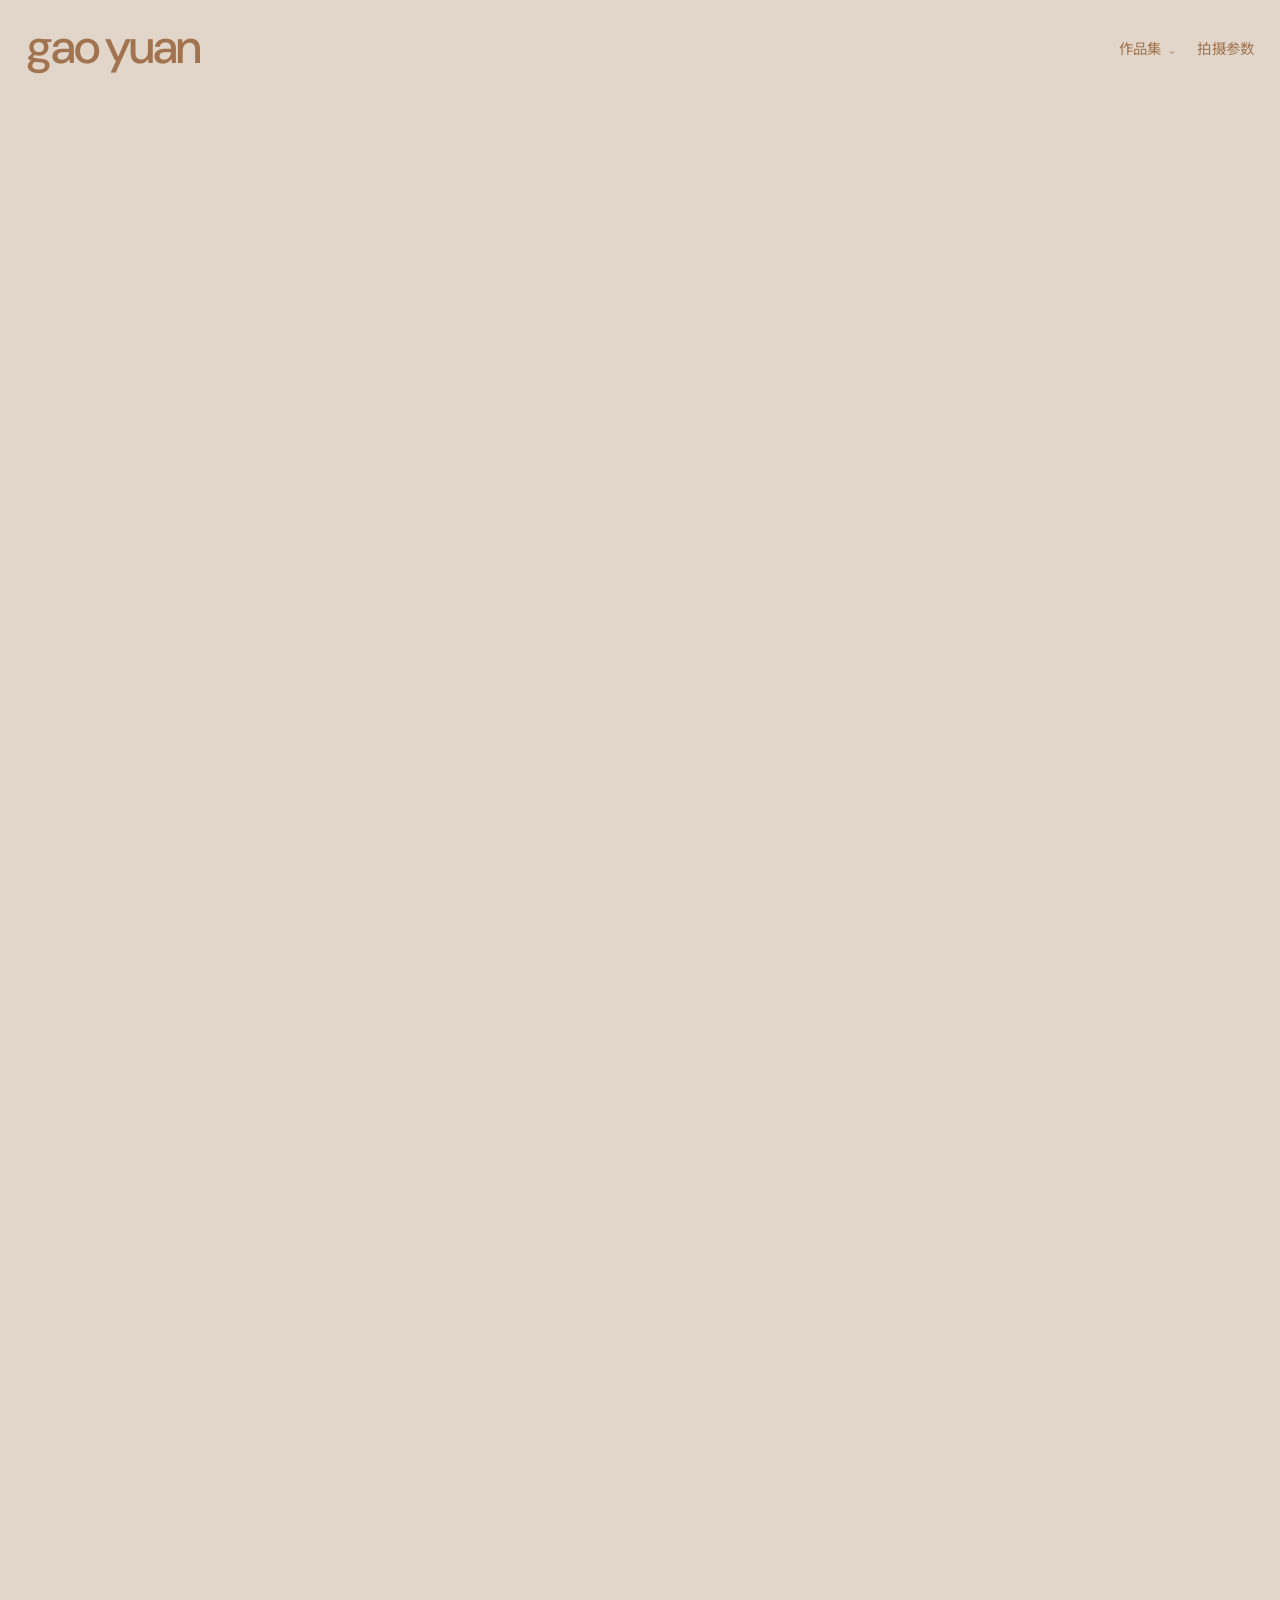
<file: index.html>
<!doctype html>
<html lang="zh-CN">
  <head>
    <meta charset="utf-8" />
    <meta name="viewport" content="width=device-width, initial-scale=1" />
    <meta name="theme-color" content="#e1d6c9" />
    <meta name="description" content="gao yuan" />
    <title>gao yuan</title>
    <link rel="preconnect" href="https://fonts.googleapis.com" />
    <link rel="preconnect" href="https://fonts.gstatic.com" crossorigin />
    <link href="https://fonts.googleapis.com/css2?family=DM+Sans:wght@400;500;600;700&family=Noto+Sans+SC:wght@300;400;500;600&family=Noto+Serif+SC:wght@400;500;600&display=swap" rel="stylesheet" />
    <link rel="stylesheet" href="styles.css?v=20261014-parameters" />
    <script src="app.js?v=20261014-parameters" defer></script>
  </head>
  <body class="home-page">
    <a class="skip-link" href="#main">跳到内容</a>
    <header class="site-header minimal-header">
      <h1 class="site-name"><a href="./">gao yuan</a></h1>
      <nav class="main-nav" aria-label="主导航">
        <details class="collection-menu" id="collection-menu">
          <summary>作品集</summary>
          <div class="collection-menu-list" id="album-menu-list"><a href="collections/budapest/"><span>布达佩斯</span><small>11 张</small></a>
<a href="collections/germany/"><span>德国</span><small>13 张</small></a>
<a href="collections/italy/"><span>意大利</span><small>12 张</small></a>
<a href="collections/landscapes/"><span>山水风光</span><small>18 张</small></a>
<a href="collections/from-plane/"><span>舷窗之外</span><small>9 张</small></a>
<a href="collections/all/"><span>全部照片</span><small>63 张</small></a></div>
        </details>
        <a href="parameters/">拍摄参数</a>
      </nav>
    </header>
    <main id="main"><!-- HOME-GALLERY-START --><div class="home-gallery" id="home-gallery" aria-label="摄影作品" data-photo-order="germany-03 08 from_plane-04 01 Italy-08 germany-13 budapest-01 germany-10 03 04 05 Italy-01 18 budapest-10 16 11 12 Italy-10 09 budapest-02 germany-01 Italy-02 02 from_plane-01 budapest-03 germany-02 Italy-03 06 from_plane-02 budapest-04 germany-04 Italy-04 07 from_plane-03 budapest-05 germany-05 Italy-05 10 from_plane-05 budapest-06 germany-06 Italy-06 13 from_plane-06 budapest-07 germany-07 Italy-07 14 from_plane-07 budapest-08 germany-08 Italy-09 15 from_plane-08 budapest-09 germany-09 Italy-11 17 from_plane-09 budapest-11 germany-11 Italy-12 germany-12"><div class="photo-row"><a class="home-photo" href="photos/previews/germany/03-detail.webp" style="flex-grow:0.666667"><img src="photos/previews/germany/03-view.webp" alt="20260708-DSC_8528" width="5504" height="8256" loading="eager" decoding="async" /></a><a class="home-photo" href="photos/previews/original/08-detail.webp" style="flex-grow:1.599884"><img src="photos/previews/original/08-view.webp" alt="DSC_1613_good" width="8297" height="5186" loading="eager" decoding="async" /></a><a class="home-photo" href="photos/previews/from_plane/04-detail.webp" style="flex-grow:0.666667"><img src="photos/previews/from_plane/04-view.webp" alt="DSC_3884_ig" width="5084" height="7626" loading="eager" decoding="async" /></a></div>
<div class="photo-row"><a class="home-photo" href="photos/previews/original/01-detail.webp" style="flex-grow:1.600000"><img src="photos/previews/original/01-view.webp" alt="1-5_good" width="8256" height="5160" loading="lazy" decoding="async" /></a><a class="home-photo" href="photos/previews/Italy/08-detail.webp" style="flex-grow:0.666667"><img src="photos/previews/Italy/08-view.webp" alt="DSC_4524" width="5504" height="8256" loading="lazy" decoding="async" /></a><a class="home-photo" href="photos/previews/germany/13-detail.webp" style="flex-grow:0.666667"><img src="photos/previews/germany/13-view.webp" alt="20260712-DSC_8896" width="5504" height="8256" loading="lazy" decoding="async" /></a></div>
<div class="photo-row"><a class="home-photo" href="photos/previews/budapest/01-detail.webp" style="flex-grow:1.500000"><img src="photos/previews/budapest/01-view.webp" alt="DSC_0053-1" width="6954" height="4636" loading="lazy" decoding="async" /></a><a class="home-photo" href="photos/previews/germany/10-detail.webp" style="flex-grow:1.500000"><img src="photos/previews/germany/10-view.webp" alt="20260710-DSC_8736" width="8256" height="5504" loading="lazy" decoding="async" /></a></div>
<div class="photo-row"><a class="home-photo" href="photos/previews/original/03-detail.webp" style="flex-grow:1.777903"><img src="photos/previews/original/03-view.webp" alt="DSC_0551_good" width="7917" height="4453" loading="lazy" decoding="async" /></a><a class="home-photo" href="photos/previews/original/04-detail.webp" style="flex-grow:1.600045"><img src="photos/previews/original/04-view.webp" alt="DSC_0568_good" width="7165" height="4478" loading="lazy" decoding="async" /></a></div>
<div class="photo-row"><a class="home-photo" href="photos/previews/original/05-detail.webp" style="flex-grow:1.600000"><img src="photos/previews/original/05-view.webp" alt="DSC_0692_good" width="8032" height="5020" loading="lazy" decoding="async" /></a><a class="home-photo" href="photos/previews/Italy/01-detail.webp" style="flex-grow:1.500000"><img src="photos/previews/Italy/01-view.webp" alt="DSC_4103" width="8256" height="5504" loading="lazy" decoding="async" /></a></div>
<div class="photo-row"><a class="home-photo" href="photos/previews/original/18-detail.webp" style="flex-grow:1.501449"><img src="photos/previews/original/18-view.webp" alt="output1_good" width="8288" height="5520" loading="lazy" decoding="async" /></a><a class="home-photo" href="photos/previews/budapest/10-detail.webp" style="flex-grow:1.500000"><img src="photos/previews/budapest/10-view.webp" alt="DSC_9193_ig" width="8256" height="5504" loading="lazy" decoding="async" /></a></div>
<div class="photo-row"><a class="home-photo" href="photos/previews/original/16-detail.webp" style="flex-grow:1.777966"><img src="photos/previews/original/16-view.webp" alt="DSC_9502_ig" width="8408" height="4729" loading="lazy" decoding="async" /></a><a class="home-photo" href="photos/previews/original/11-detail.webp" style="flex-grow:1.600038"><img src="photos/previews/original/11-view.webp" alt="DSC_2148_good" width="8397" height="5248" loading="lazy" decoding="async" /></a></div>
<div class="photo-row"><a class="home-photo" href="photos/previews/original/12-detail.webp" style="flex-grow:0.666667"><img src="photos/previews/original/12-view.webp" alt="DSC_7192-1" width="5504" height="8256" loading="lazy" decoding="async" /></a><a class="home-photo" href="photos/previews/Italy/10-detail.webp" style="flex-grow:1.500000"><img src="photos/previews/Italy/10-view.webp" alt="DSC_4543" width="8256" height="5504" loading="lazy" decoding="async" /></a><a class="home-photo" href="photos/previews/original/09-detail.webp" style="flex-grow:1.599886"><img src="photos/previews/original/09-view.webp" alt="DSC_1690_good" width="8425" height="5266" loading="lazy" decoding="async" /></a></div>
<div class="photo-row"><a class="home-photo" href="photos/previews/budapest/02-detail.webp" style="flex-grow:1.500000"><img src="photos/previews/budapest/02-view.webp" alt="DSC_8213" width="8256" height="5504" loading="lazy" decoding="async" /></a><a class="home-photo" href="photos/previews/germany/01-detail.webp" style="flex-grow:1.600000"><img src="photos/previews/germany/01-view.webp" alt="20260707-DSC_8443" width="8256" height="5160" loading="lazy" decoding="async" /></a></div>
<div class="photo-row"><a class="home-photo" href="photos/previews/Italy/02-detail.webp" style="flex-grow:1.500000"><img src="photos/previews/Italy/02-view.webp" alt="DSC_4112" width="8256" height="5504" loading="lazy" decoding="async" /></a><a class="home-photo" href="photos/previews/original/02-detail.webp" style="flex-grow:0.666667"><img src="photos/previews/original/02-view.webp" alt="DSC_0319-1" width="5504" height="8256" loading="lazy" decoding="async" /></a><a class="home-photo" href="photos/previews/from_plane/01-detail.webp" style="flex-grow:0.666576"><img src="photos/previews/from_plane/01-view.webp" alt="DSC_3862_ig" width="4926" height="7390" loading="lazy" decoding="async" /></a></div>
<div class="photo-row"><a class="home-photo" href="photos/previews/budapest/03-detail.webp" style="flex-grow:1.500000"><img src="photos/previews/budapest/03-view.webp" alt="DSC_8214" width="8256" height="5504" loading="lazy" decoding="async" /></a><a class="home-photo" href="photos/previews/germany/02-detail.webp" style="flex-grow:1.500097"><img src="photos/previews/germany/02-view.webp" alt="20260708-DSC_8488" width="7709" height="5139" loading="lazy" decoding="async" /></a></div>
<div class="photo-row"><a class="home-photo" href="photos/previews/Italy/03-detail.webp" style="flex-grow:1.500000"><img src="photos/previews/Italy/03-view.webp" alt="DSC_4146" width="8256" height="5504" loading="lazy" decoding="async" /></a><a class="home-photo" href="photos/previews/original/06-detail.webp" style="flex-grow:1.600165"><img src="photos/previews/original/06-view.webp" alt="DSC_0720_good" width="7756" height="4847" loading="lazy" decoding="async" /></a></div>
<div class="photo-row"><a class="home-photo" href="photos/previews/from_plane/02-detail.webp" style="flex-grow:0.666621"><img src="photos/previews/from_plane/02-view.webp" alt="DSC_3871_ig" width="4877" height="7316" loading="lazy" decoding="async" /></a><a class="home-photo" href="photos/previews/budapest/04-detail.webp" style="flex-grow:1.500000"><img src="photos/previews/budapest/04-view.webp" alt="DSC_8217" width="8256" height="5504" loading="lazy" decoding="async" /></a><a class="home-photo" href="photos/previews/germany/04-detail.webp" style="flex-grow:1.500000"><img src="photos/previews/germany/04-view.webp" alt="20260710-DSC_8594" width="8256" height="5504" loading="lazy" decoding="async" /></a></div>
<div class="photo-row"><a class="home-photo" href="photos/previews/Italy/04-detail.webp" style="flex-grow:1.500000"><img src="photos/previews/Italy/04-view.webp" alt="DSC_4249" width="8256" height="5504" loading="lazy" decoding="async" /></a><a class="home-photo" href="photos/previews/original/07-detail.webp" style="flex-grow:1.600124"><img src="photos/previews/original/07-view.webp" alt="DSC_1604_good" width="7767" height="4854" loading="lazy" decoding="async" /></a></div>
<div class="photo-row"><a class="home-photo" href="photos/previews/from_plane/03-detail.webp" style="flex-grow:0.666667"><img src="photos/previews/from_plane/03-view.webp" alt="DSC_3883_ig" width="5504" height="8256" loading="lazy" decoding="async" /></a><a class="home-photo" href="photos/previews/budapest/05-detail.webp" style="flex-grow:1.500000"><img src="photos/previews/budapest/05-view.webp" alt="DSC_9169_ig_1" width="8256" height="5504" loading="lazy" decoding="async" /></a><a class="home-photo" href="photos/previews/germany/05-detail.webp" style="flex-grow:0.666667"><img src="photos/previews/germany/05-view.webp" alt="20260710-DSC_8595" width="5504" height="8256" loading="lazy" decoding="async" /></a></div>
<div class="photo-row"><a class="home-photo" href="photos/previews/Italy/05-detail.webp" style="flex-grow:1.500092"><img src="photos/previews/Italy/05-view.webp" alt="DSC_4320" width="8183" height="5455" loading="lazy" decoding="async" /></a><a class="home-photo" href="photos/previews/original/10-detail.webp" style="flex-grow:1.777778"><img src="photos/previews/original/10-view.webp" alt="DSC_2042_good_2" width="8464" height="4761" loading="lazy" decoding="async" /></a></div>
<div class="photo-row"><a class="home-photo" href="photos/previews/from_plane/05-detail.webp" style="flex-grow:0.666621"><img src="photos/previews/from_plane/05-view.webp" alt="DSC_3886_ig" width="4863" height="7295" loading="lazy" decoding="async" /></a><a class="home-photo" href="photos/previews/budapest/06-detail.webp" style="flex-grow:1.500000"><img src="photos/previews/budapest/06-view.webp" alt="DSC_9171_ig" width="8256" height="5504" loading="lazy" decoding="async" /></a><a class="home-photo" href="photos/previews/germany/06-detail.webp" style="flex-grow:1.500000"><img src="photos/previews/germany/06-view.webp" alt="20260710-DSC_8597" width="8256" height="5504" loading="lazy" decoding="async" /></a></div>
<div class="photo-row"><a class="home-photo" href="photos/previews/Italy/06-detail.webp" style="flex-grow:1.500000"><img src="photos/previews/Italy/06-view.webp" alt="DSC_4471" width="8256" height="5504" loading="lazy" decoding="async" /></a><a class="home-photo" href="photos/previews/original/13-detail.webp" style="flex-grow:1.500000"><img src="photos/previews/original/13-view.webp" alt="DSC_7357-2" width="8256" height="5504" loading="lazy" decoding="async" /></a></div>
<div class="photo-row"><a class="home-photo" href="photos/previews/from_plane/06-detail.webp" style="flex-grow:0.666755"><img src="photos/previews/from_plane/06-view.webp" alt="DSC_3891_ig" width="5050" height="7574" loading="lazy" decoding="async" /></a><a class="home-photo" href="photos/previews/budapest/07-detail.webp" style="flex-grow:1.500000"><img src="photos/previews/budapest/07-view.webp" alt="DSC_9172_ig" width="8256" height="5504" loading="lazy" decoding="async" /></a><a class="home-photo" href="photos/previews/germany/07-detail.webp" style="flex-grow:1.500000"><img src="photos/previews/germany/07-view.webp" alt="20260710-DSC_8601" width="8256" height="5504" loading="lazy" decoding="async" /></a></div>
<div class="photo-row"><a class="home-photo" href="photos/previews/Italy/07-detail.webp" style="flex-grow:1.500000"><img src="photos/previews/Italy/07-view.webp" alt="DSC_4478" width="8256" height="5504" loading="lazy" decoding="async" /></a><a class="home-photo" href="photos/previews/original/14-detail.webp" style="flex-grow:1.500000"><img src="photos/previews/original/14-view.webp" alt="DSC_7832-1" width="8256" height="5504" loading="lazy" decoding="async" /></a></div>
<div class="photo-row"><a class="home-photo" href="photos/previews/from_plane/07-detail.webp" style="flex-grow:0.666619"><img src="photos/previews/from_plane/07-view.webp" alt="DSC_3892_ig" width="4705" height="7058" loading="lazy" decoding="async" /></a><a class="home-photo" href="photos/previews/budapest/08-detail.webp" style="flex-grow:1.500000"><img src="photos/previews/budapest/08-view.webp" alt="DSC_9176_ig" width="8256" height="5504" loading="lazy" decoding="async" /></a><a class="home-photo" href="photos/previews/germany/08-detail.webp" style="flex-grow:1.500000"><img src="photos/previews/germany/08-view.webp" alt="20260710-DSC_8641-HDR-2" width="8256" height="5504" loading="lazy" decoding="async" /></a></div>
<div class="photo-row"><a class="home-photo" href="photos/previews/Italy/09-detail.webp" style="flex-grow:1.500000"><img src="photos/previews/Italy/09-view.webp" alt="DSC_4527" width="8256" height="5504" loading="lazy" decoding="async" /></a><a class="home-photo" href="photos/previews/original/15-detail.webp" style="flex-grow:1.500000"><img src="photos/previews/original/15-view.webp" alt="DSC_8018-3" width="8256" height="5504" loading="lazy" decoding="async" /></a></div>
<div class="photo-row"><a class="home-photo" href="photos/previews/from_plane/08-detail.webp" style="flex-grow:0.666621"><img src="photos/previews/from_plane/08-view.webp" alt="DSC_3893_ig" width="4825" height="7238" loading="lazy" decoding="async" /></a><a class="home-photo" href="photos/previews/budapest/09-detail.webp" style="flex-grow:1.500000"><img src="photos/previews/budapest/09-view.webp" alt="DSC_9188_ig" width="8256" height="5504" loading="lazy" decoding="async" /></a><a class="home-photo" href="photos/previews/germany/09-detail.webp" style="flex-grow:1.500000"><img src="photos/previews/germany/09-view.webp" alt="20260710-DSC_8644-HDR-2" width="8256" height="5504" loading="lazy" decoding="async" /></a></div>
<div class="photo-row"><a class="home-photo" href="photos/previews/Italy/11-detail.webp" style="flex-grow:1.500000"><img src="photos/previews/Italy/11-view.webp" alt="DSC_4544" width="8256" height="5504" loading="lazy" decoding="async" /></a><a class="home-photo" href="photos/previews/original/17-detail.webp" style="flex-grow:1.500000"><img src="photos/previews/original/17-view.webp" alt="DSC_9503" width="8256" height="5504" loading="lazy" decoding="async" /></a></div>
<div class="photo-row"><a class="home-photo" href="photos/previews/from_plane/09-detail.webp" style="flex-grow:0.666667"><img src="photos/previews/from_plane/09-view.webp" alt="DSC_3901_ig" width="5504" height="8256" loading="lazy" decoding="async" /></a><a class="home-photo" href="photos/previews/budapest/11-detail.webp" style="flex-grow:1.500000"><img src="photos/previews/budapest/11-view.webp" alt="DSC_9196_ig" width="8256" height="5504" loading="lazy" decoding="async" /></a><a class="home-photo" href="photos/previews/germany/11-detail.webp" style="flex-grow:1.500000"><img src="photos/previews/germany/11-view.webp" alt="20260712-DSC_8817" width="8256" height="5504" loading="lazy" decoding="async" /></a></div>
<div class="photo-row"><a class="home-photo" href="photos/previews/Italy/12-detail.webp" style="flex-grow:1.500000"><img src="photos/previews/Italy/12-view.webp" alt="DSC_4544_1" width="8256" height="5504" loading="lazy" decoding="async" /></a><a class="home-photo" href="photos/previews/germany/12-detail.webp" style="flex-grow:1.500000"><img src="photos/previews/germany/12-view.webp" alt="20260712-DSC_8892" width="8256" height="5504" loading="lazy" decoding="async" /></a></div></div><!-- HOME-GALLERY-END --></main>
    <dialog class="lightbox" id="lightbox" aria-label="照片大图">
      <button class="lightbox-close" id="lightbox-close" type="button" aria-label="关闭大图">×</button>
      <div class="lightbox-tools" aria-label="照片缩放控制">
        <button id="lightbox-zoom" type="button" aria-pressed="false">查看细节</button>
        <button id="lightbox-minus" type="button" aria-label="缩小照片" disabled>−</button>
        <span id="lightbox-zoom-level" aria-live="polite">适应屏幕</span>
        <button id="lightbox-plus" type="button" aria-label="放大照片" disabled>+</button>
      </div>
      <button class="lightbox-arrow prev" id="lightbox-prev" type="button" aria-label="上一张照片">←</button>
      <figure><div class="lightbox-stage" id="lightbox-stage"><div class="lightbox-image-wrap"><img id="lightbox-image" alt="" draggable="false" /><span class="lightbox-exposure" id="lightbox-exposure"></span></div></div><figcaption><span><b id="lightbox-title"></b><small id="lightbox-file"></small><small id="lightbox-gear"></small></span><span id="lightbox-position"></span></figcaption></figure>
      <button class="lightbox-arrow next" id="lightbox-next" type="button" aria-label="下一张照片">→</button>
    </dialog>
  </body>
</html>
</file>
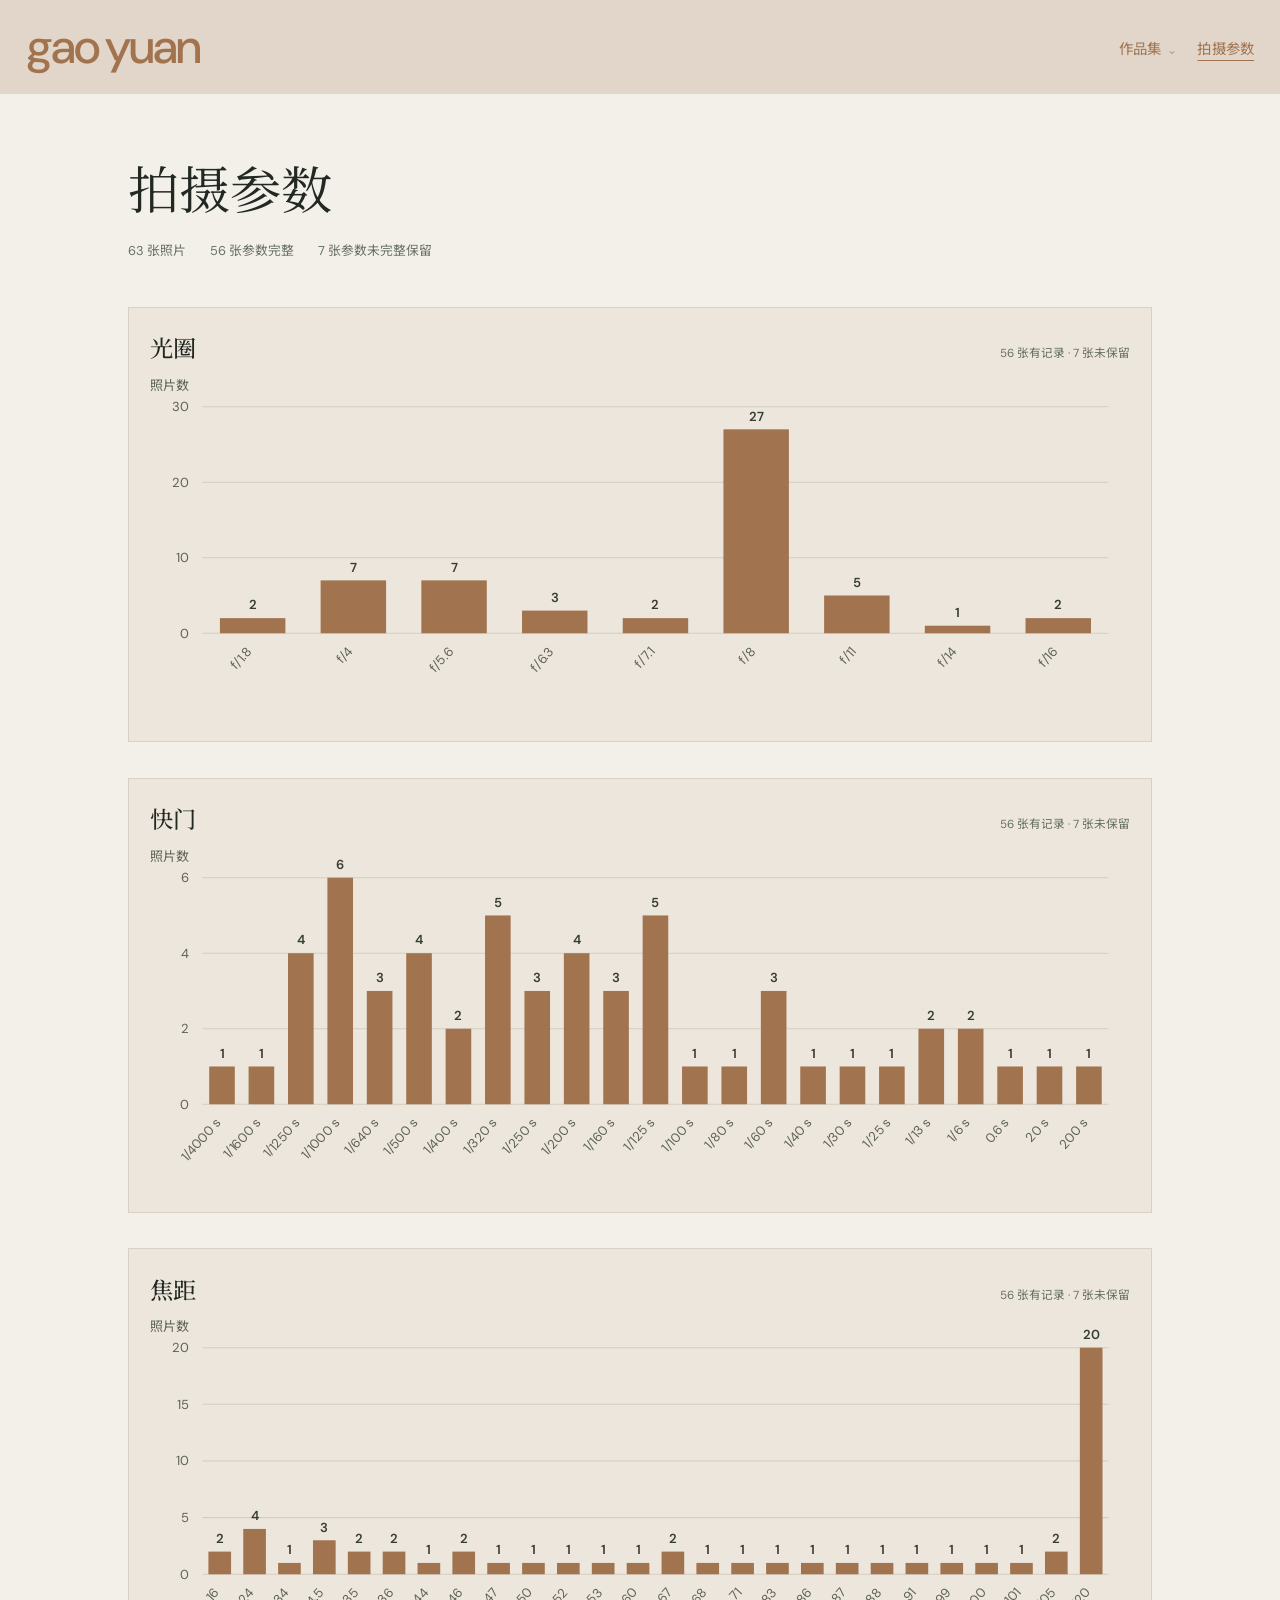
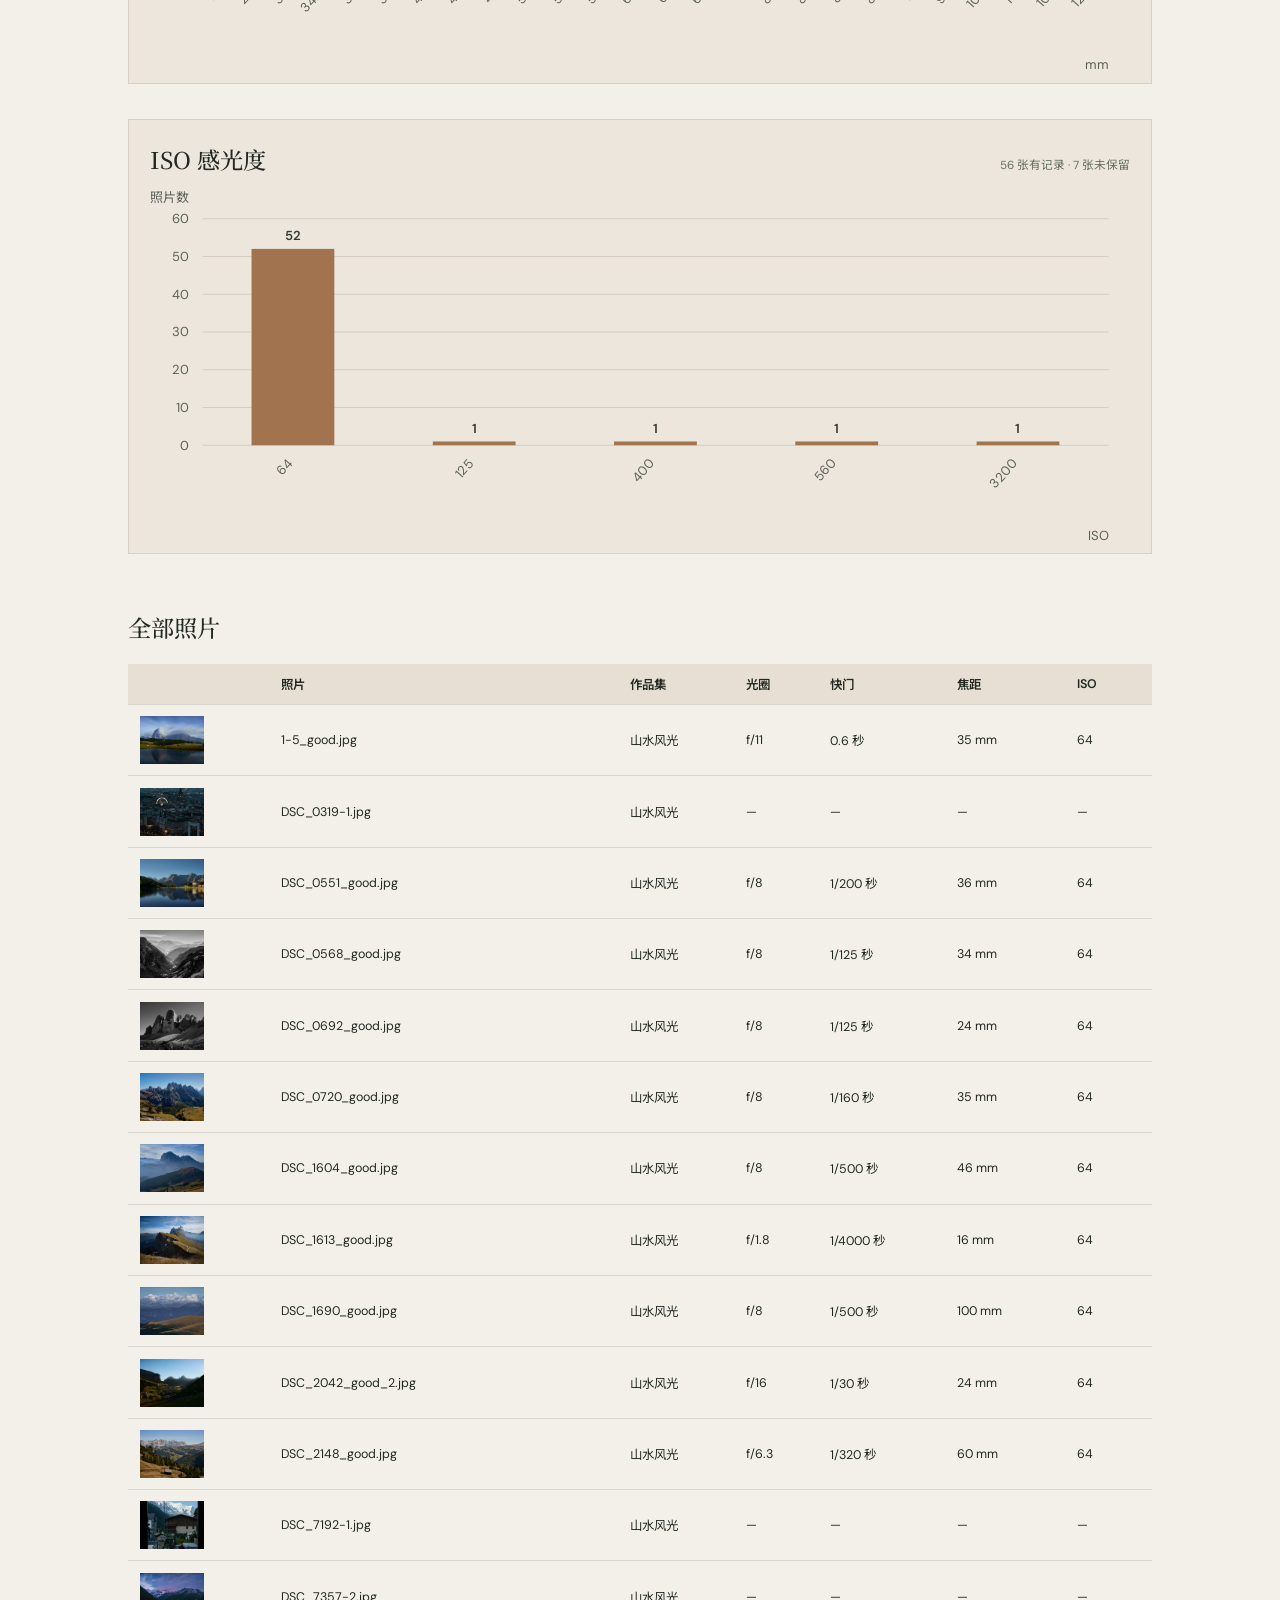
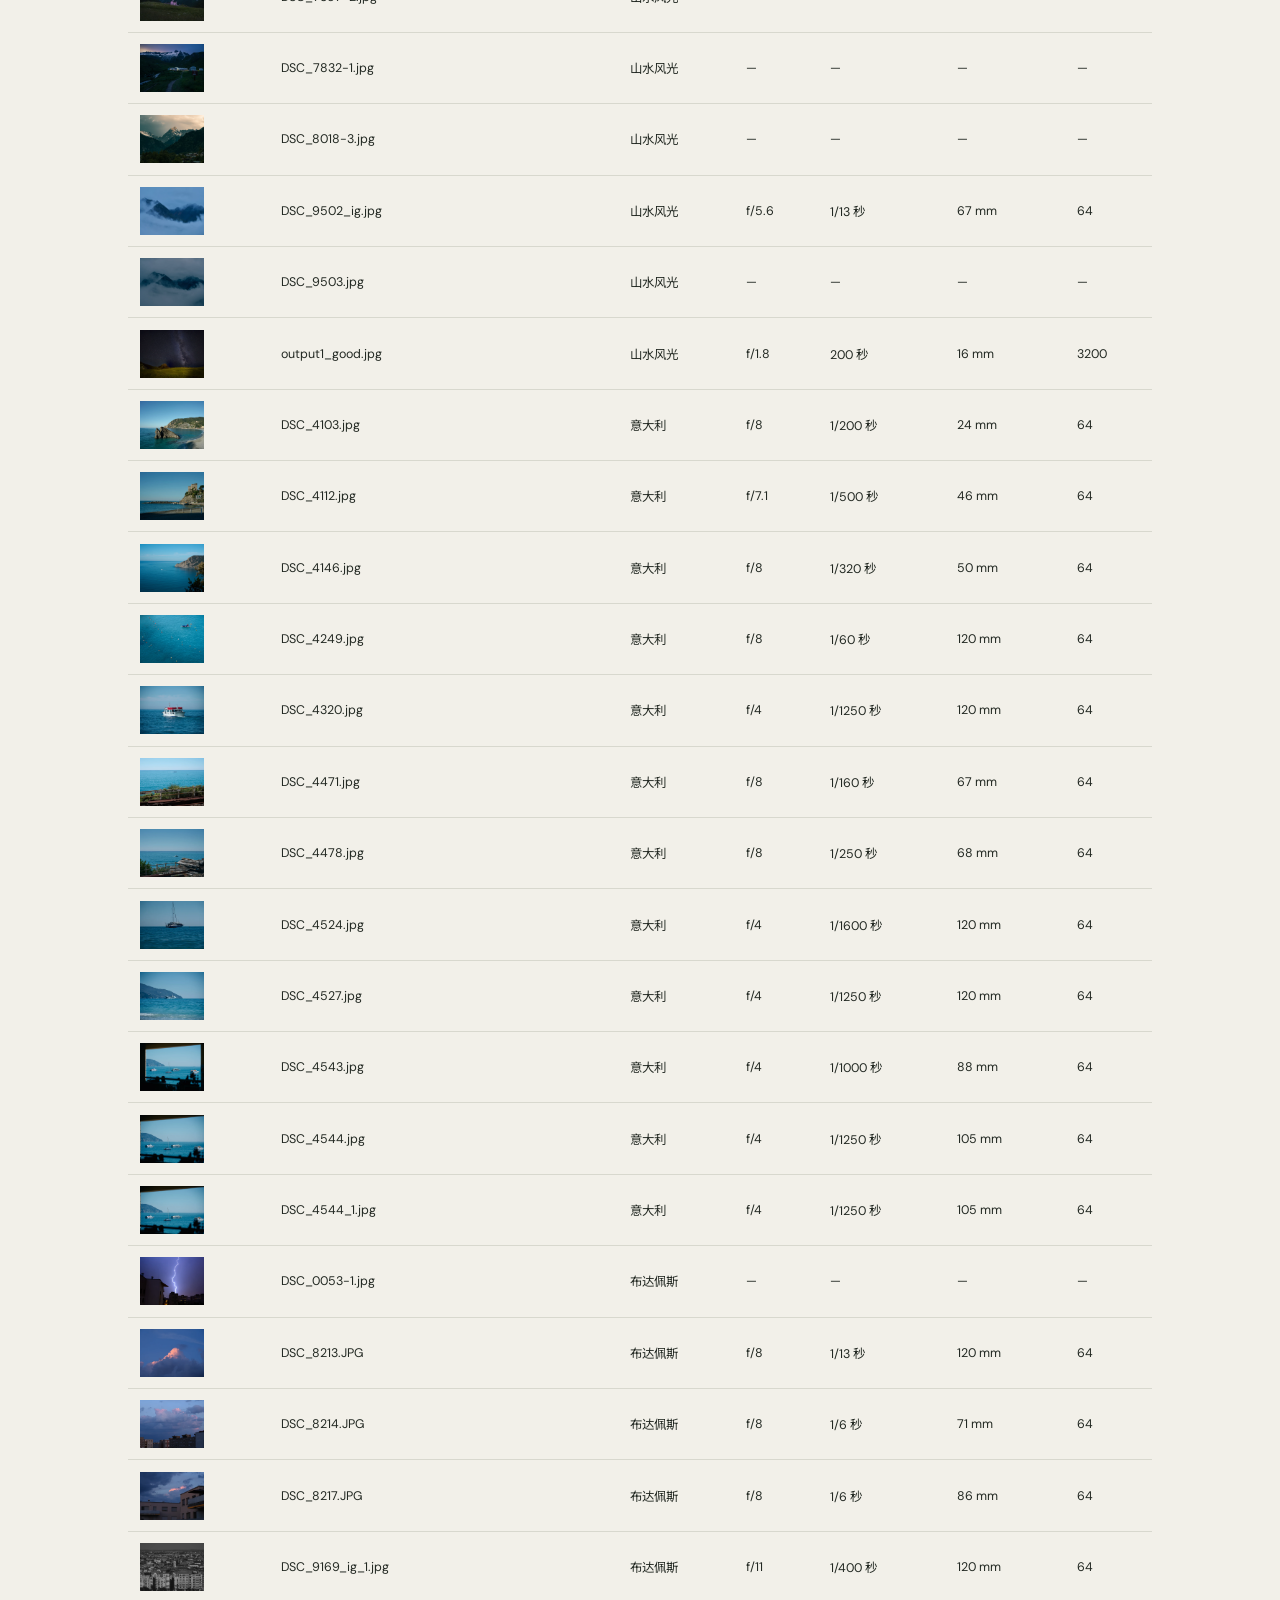
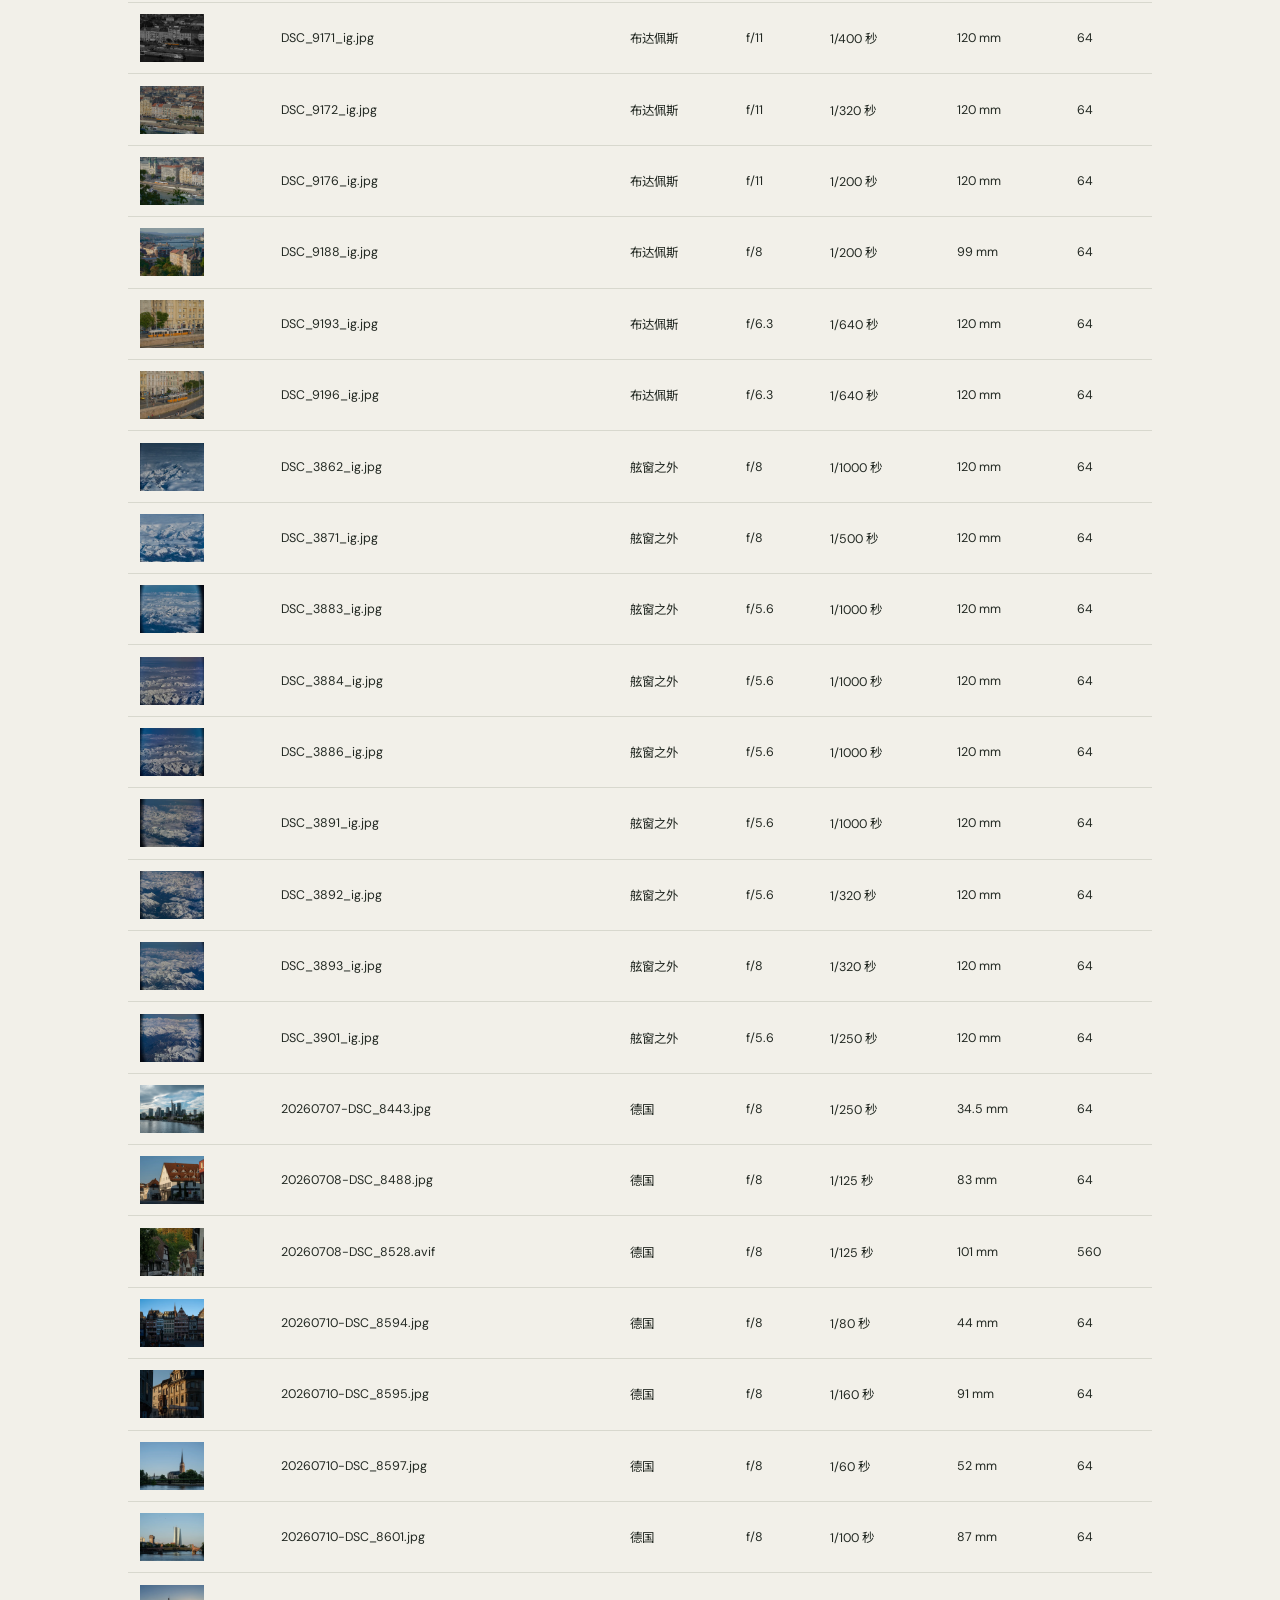
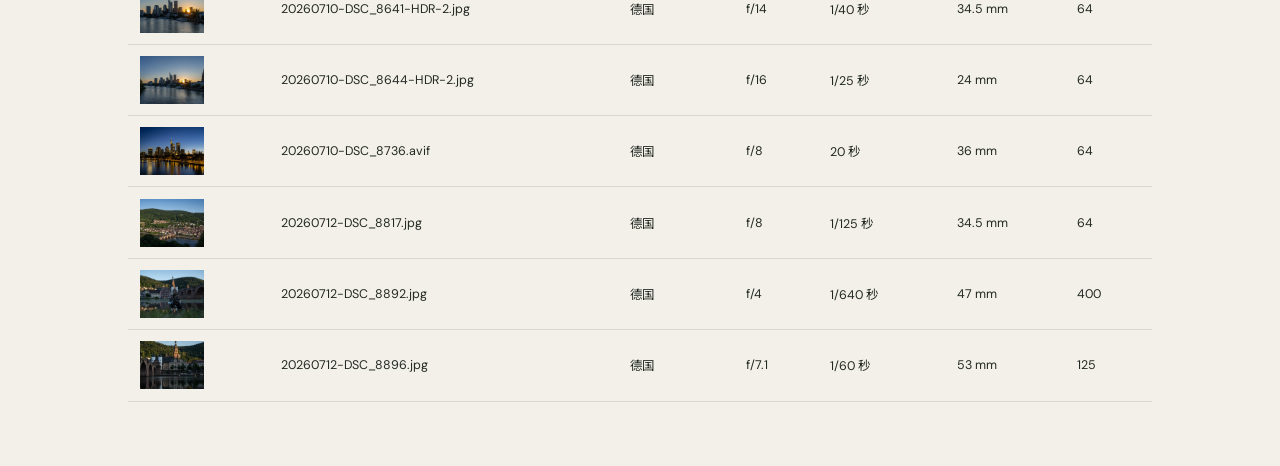
<file: parameters/index.html>
<!doctype html>
<html lang="zh-CN"><head>
    <meta charset="utf-8" />
    <meta name="viewport" content="width=device-width, initial-scale=1" />
    <meta name="theme-color" content="#e1d6c9" />
    <meta name="description" content="照片拍摄参数与使用分布" />
    <title>拍摄参数 · gao yuan</title>
    <link rel="preconnect" href="https://fonts.googleapis.com" />
    <link rel="preconnect" href="https://fonts.gstatic.com" crossorigin />
    <link href="https://fonts.googleapis.com/css2?family=DM+Sans:wght@400;500;600;700&family=Noto+Sans+SC:wght@300;400;500;600&family=Noto+Serif+SC:wght@400;500;600&display=swap" rel="stylesheet" />
    <link rel="stylesheet" href="../styles.css?v=20261014-parameters" />
    <script src="../app.js?v=20261014-parameters" defer></script>
  </head>
<body class="collection-page parameter-page">
  <a class="skip-link" href="#main">跳到内容</a>
  <header class="site-header minimal-header"><a class="site-name" href="../">gao yuan</a>
    <nav class="main-nav" aria-label="主导航"><details class="collection-menu" id="collection-menu"><summary>作品集</summary><div class="collection-menu-list" id="album-menu-list"><a href="../collections/budapest/"><span>布达佩斯</span><small>11 张</small></a>
<a href="../collections/germany/"><span>德国</span><small>13 张</small></a>
<a href="../collections/italy/"><span>意大利</span><small>12 张</small></a>
<a href="../collections/landscapes/"><span>山水风光</span><small>18 张</small></a>
<a href="../collections/from-plane/"><span>舷窗之外</span><small>9 张</small></a>
<a href="../collections/all/"><span>全部照片</span><small>63 张</small></a></div></details><a href="./" aria-current="page">拍摄参数</a></nav>
  </header>
  <main id="main" class="parameter-main"><h1>拍摄参数</h1>
    <div class="parameter-summary"><span>63 张照片</span><span>56 张参数完整</span><span>7 张参数未完整保留</span></div>
    <div class="parameter-charts"><section class="parameter-chart-section" data-metric="aperture">
          <div class="parameter-chart-heading"><h2>光圈</h2><span>56 张有记录 · 7 张未保留</span></div>
          <div class="chart-scroll" tabindex="0" aria-label="光圈分布柱状图，可横向滚动"><svg class="parameter-chart" viewBox="0 0 900 330" role="img" aria-labelledby="aperture-chart-title"><title id="aperture-chart-title">光圈使用分布</title><text class="axis-unit" x="0" y="15">照片数</text><line class="chart-gridline" x1="48" y1="238.00" x2="880" y2="238.00" /><text class="chart-tick" x="36" y="242.00" text-anchor="end">0</text><line class="chart-gridline" x1="48" y1="168.67" x2="880" y2="168.67" /><text class="chart-tick" x="36" y="172.67" text-anchor="end">10</text><line class="chart-gridline" x1="48" y1="99.33" x2="880" y2="99.33" /><text class="chart-tick" x="36" y="103.33" text-anchor="end">20</text><line class="chart-gridline" x1="48" y1="30.00" x2="880" y2="30.00" /><text class="chart-tick" x="36" y="34.00" text-anchor="end">30</text><rect class="chart-bar" data-value="f/1.8" data-count="2" x="64.18" y="224.13" width="60.09" height="13.87"><title>f/1.8：2 张</title></rect><text class="chart-count" x="94.22" y="216.13" text-anchor="middle">2</text><text class="chart-label" transform="translate(94.22,255) rotate(-48)" text-anchor="end">f/1.8</text><rect class="chart-bar" data-value="f/4" data-count="7" x="156.62" y="189.47" width="60.09" height="48.53"><title>f/4：7 张</title></rect><text class="chart-count" x="186.67" y="181.47" text-anchor="middle">7</text><text class="chart-label" transform="translate(186.67,255) rotate(-48)" text-anchor="end">f/4</text><rect class="chart-bar" data-value="f/5.6" data-count="7" x="249.07" y="189.47" width="60.09" height="48.53"><title>f/5.6：7 张</title></rect><text class="chart-count" x="279.11" y="181.47" text-anchor="middle">7</text><text class="chart-label" transform="translate(279.11,255) rotate(-48)" text-anchor="end">f/5.6</text><rect class="chart-bar" data-value="f/6.3" data-count="3" x="341.51" y="217.20" width="60.09" height="20.80"><title>f/6.3：3 张</title></rect><text class="chart-count" x="371.56" y="209.20" text-anchor="middle">3</text><text class="chart-label" transform="translate(371.56,255) rotate(-48)" text-anchor="end">f/6.3</text><rect class="chart-bar" data-value="f/7.1" data-count="2" x="433.96" y="224.13" width="60.09" height="13.87"><title>f/7.1：2 张</title></rect><text class="chart-count" x="464.00" y="216.13" text-anchor="middle">2</text><text class="chart-label" transform="translate(464.00,255) rotate(-48)" text-anchor="end">f/7.1</text><rect class="chart-bar" data-value="f/8" data-count="27" x="526.40" y="50.80" width="60.09" height="187.20"><title>f/8：27 张</title></rect><text class="chart-count" x="556.44" y="42.80" text-anchor="middle">27</text><text class="chart-label" transform="translate(556.44,255) rotate(-48)" text-anchor="end">f/8</text><rect class="chart-bar" data-value="f/11" data-count="5" x="618.84" y="203.33" width="60.09" height="34.67"><title>f/11：5 张</title></rect><text class="chart-count" x="648.89" y="195.33" text-anchor="middle">5</text><text class="chart-label" transform="translate(648.89,255) rotate(-48)" text-anchor="end">f/11</text><rect class="chart-bar" data-value="f/14" data-count="1" x="711.29" y="231.07" width="60.09" height="6.93"><title>f/14：1 张</title></rect><text class="chart-count" x="741.33" y="223.07" text-anchor="middle">1</text><text class="chart-label" transform="translate(741.33,255) rotate(-48)" text-anchor="end">f/14</text><rect class="chart-bar" data-value="f/16" data-count="2" x="803.73" y="224.13" width="60.09" height="13.87"><title>f/16：2 张</title></rect><text class="chart-count" x="833.78" y="216.13" text-anchor="middle">2</text><text class="chart-label" transform="translate(833.78,255) rotate(-48)" text-anchor="end">f/16</text><text class="axis-unit" x="880" y="325" text-anchor="end"></text></svg></div>
        </section><section class="parameter-chart-section" data-metric="shutter">
          <div class="parameter-chart-heading"><h2>快门</h2><span>56 张有记录 · 7 张未保留</span></div>
          <div class="chart-scroll" tabindex="0" aria-label="快门分布柱状图，可横向滚动"><svg class="parameter-chart" viewBox="0 0 900 330" role="img" aria-labelledby="shutter-chart-title"><title id="shutter-chart-title">快门使用分布</title><text class="axis-unit" x="0" y="15">照片数</text><line class="chart-gridline" x1="48" y1="238.00" x2="880" y2="238.00" /><text class="chart-tick" x="36" y="242.00" text-anchor="end">0</text><line class="chart-gridline" x1="48" y1="168.67" x2="880" y2="168.67" /><text class="chart-tick" x="36" y="172.67" text-anchor="end">2</text><line class="chart-gridline" x1="48" y1="99.33" x2="880" y2="99.33" /><text class="chart-tick" x="36" y="103.33" text-anchor="end">4</text><line class="chart-gridline" x1="48" y1="30.00" x2="880" y2="30.00" /><text class="chart-tick" x="36" y="34.00" text-anchor="end">6</text><rect class="chart-bar" data-value="1/4000 秒" data-count="1" x="54.33" y="203.33" width="23.51" height="34.67"><title>1/4000 秒：1 张</title></rect><text class="chart-count" x="66.09" y="195.33" text-anchor="middle">1</text><text class="chart-label" transform="translate(66.09,255) rotate(-48)" text-anchor="end">1/4000 s</text><rect class="chart-bar" data-value="1/1600 秒" data-count="1" x="90.50" y="203.33" width="23.51" height="34.67"><title>1/1600 秒：1 张</title></rect><text class="chart-count" x="102.26" y="195.33" text-anchor="middle">1</text><text class="chart-label" transform="translate(102.26,255) rotate(-48)" text-anchor="end">1/1600 s</text><rect class="chart-bar" data-value="1/1250 秒" data-count="4" x="126.68" y="99.33" width="23.51" height="138.67"><title>1/1250 秒：4 张</title></rect><text class="chart-count" x="138.43" y="91.33" text-anchor="middle">4</text><text class="chart-label" transform="translate(138.43,255) rotate(-48)" text-anchor="end">1/1250 s</text><rect class="chart-bar" data-value="1/1000 秒" data-count="6" x="162.85" y="30.00" width="23.51" height="208.00"><title>1/1000 秒：6 张</title></rect><text class="chart-count" x="174.61" y="22.00" text-anchor="middle">6</text><text class="chart-label" transform="translate(174.61,255) rotate(-48)" text-anchor="end">1/1000 s</text><rect class="chart-bar" data-value="1/640 秒" data-count="3" x="199.03" y="134.00" width="23.51" height="104.00"><title>1/640 秒：3 张</title></rect><text class="chart-count" x="210.78" y="126.00" text-anchor="middle">3</text><text class="chart-label" transform="translate(210.78,255) rotate(-48)" text-anchor="end">1/640 s</text><rect class="chart-bar" data-value="1/500 秒" data-count="4" x="235.20" y="99.33" width="23.51" height="138.67"><title>1/500 秒：4 张</title></rect><text class="chart-count" x="246.96" y="91.33" text-anchor="middle">4</text><text class="chart-label" transform="translate(246.96,255) rotate(-48)" text-anchor="end">1/500 s</text><rect class="chart-bar" data-value="1/400 秒" data-count="2" x="271.37" y="168.67" width="23.51" height="69.33"><title>1/400 秒：2 张</title></rect><text class="chart-count" x="283.13" y="160.67" text-anchor="middle">2</text><text class="chart-label" transform="translate(283.13,255) rotate(-48)" text-anchor="end">1/400 s</text><rect class="chart-bar" data-value="1/320 秒" data-count="5" x="307.55" y="64.67" width="23.51" height="173.33"><title>1/320 秒：5 张</title></rect><text class="chart-count" x="319.30" y="56.67" text-anchor="middle">5</text><text class="chart-label" transform="translate(319.30,255) rotate(-48)" text-anchor="end">1/320 s</text><rect class="chart-bar" data-value="1/250 秒" data-count="3" x="343.72" y="134.00" width="23.51" height="104.00"><title>1/250 秒：3 张</title></rect><text class="chart-count" x="355.48" y="126.00" text-anchor="middle">3</text><text class="chart-label" transform="translate(355.48,255) rotate(-48)" text-anchor="end">1/250 s</text><rect class="chart-bar" data-value="1/200 秒" data-count="4" x="379.90" y="99.33" width="23.51" height="138.67"><title>1/200 秒：4 张</title></rect><text class="chart-count" x="391.65" y="91.33" text-anchor="middle">4</text><text class="chart-label" transform="translate(391.65,255) rotate(-48)" text-anchor="end">1/200 s</text><rect class="chart-bar" data-value="1/160 秒" data-count="3" x="416.07" y="134.00" width="23.51" height="104.00"><title>1/160 秒：3 张</title></rect><text class="chart-count" x="427.83" y="126.00" text-anchor="middle">3</text><text class="chart-label" transform="translate(427.83,255) rotate(-48)" text-anchor="end">1/160 s</text><rect class="chart-bar" data-value="1/125 秒" data-count="5" x="452.24" y="64.67" width="23.51" height="173.33"><title>1/125 秒：5 张</title></rect><text class="chart-count" x="464.00" y="56.67" text-anchor="middle">5</text><text class="chart-label" transform="translate(464.00,255) rotate(-48)" text-anchor="end">1/125 s</text><rect class="chart-bar" data-value="1/100 秒" data-count="1" x="488.42" y="203.33" width="23.51" height="34.67"><title>1/100 秒：1 张</title></rect><text class="chart-count" x="500.17" y="195.33" text-anchor="middle">1</text><text class="chart-label" transform="translate(500.17,255) rotate(-48)" text-anchor="end">1/100 s</text><rect class="chart-bar" data-value="1/80 秒" data-count="1" x="524.59" y="203.33" width="23.51" height="34.67"><title>1/80 秒：1 张</title></rect><text class="chart-count" x="536.35" y="195.33" text-anchor="middle">1</text><text class="chart-label" transform="translate(536.35,255) rotate(-48)" text-anchor="end">1/80 s</text><rect class="chart-bar" data-value="1/60 秒" data-count="3" x="560.77" y="134.00" width="23.51" height="104.00"><title>1/60 秒：3 张</title></rect><text class="chart-count" x="572.52" y="126.00" text-anchor="middle">3</text><text class="chart-label" transform="translate(572.52,255) rotate(-48)" text-anchor="end">1/60 s</text><rect class="chart-bar" data-value="1/40 秒" data-count="1" x="596.94" y="203.33" width="23.51" height="34.67"><title>1/40 秒：1 张</title></rect><text class="chart-count" x="608.70" y="195.33" text-anchor="middle">1</text><text class="chart-label" transform="translate(608.70,255) rotate(-48)" text-anchor="end">1/40 s</text><rect class="chart-bar" data-value="1/30 秒" data-count="1" x="633.11" y="203.33" width="23.51" height="34.67"><title>1/30 秒：1 张</title></rect><text class="chart-count" x="644.87" y="195.33" text-anchor="middle">1</text><text class="chart-label" transform="translate(644.87,255) rotate(-48)" text-anchor="end">1/30 s</text><rect class="chart-bar" data-value="1/25 秒" data-count="1" x="669.29" y="203.33" width="23.51" height="34.67"><title>1/25 秒：1 张</title></rect><text class="chart-count" x="681.04" y="195.33" text-anchor="middle">1</text><text class="chart-label" transform="translate(681.04,255) rotate(-48)" text-anchor="end">1/25 s</text><rect class="chart-bar" data-value="1/13 秒" data-count="2" x="705.46" y="168.67" width="23.51" height="69.33"><title>1/13 秒：2 张</title></rect><text class="chart-count" x="717.22" y="160.67" text-anchor="middle">2</text><text class="chart-label" transform="translate(717.22,255) rotate(-48)" text-anchor="end">1/13 s</text><rect class="chart-bar" data-value="1/6 秒" data-count="2" x="741.63" y="168.67" width="23.51" height="69.33"><title>1/6 秒：2 张</title></rect><text class="chart-count" x="753.39" y="160.67" text-anchor="middle">2</text><text class="chart-label" transform="translate(753.39,255) rotate(-48)" text-anchor="end">1/6 s</text><rect class="chart-bar" data-value="0.6 秒" data-count="1" x="777.81" y="203.33" width="23.51" height="34.67"><title>0.6 秒：1 张</title></rect><text class="chart-count" x="789.57" y="195.33" text-anchor="middle">1</text><text class="chart-label" transform="translate(789.57,255) rotate(-48)" text-anchor="end">0.6 s</text><rect class="chart-bar" data-value="20 秒" data-count="1" x="813.98" y="203.33" width="23.51" height="34.67"><title>20 秒：1 张</title></rect><text class="chart-count" x="825.74" y="195.33" text-anchor="middle">1</text><text class="chart-label" transform="translate(825.74,255) rotate(-48)" text-anchor="end">20 s</text><rect class="chart-bar" data-value="200 秒" data-count="1" x="850.16" y="203.33" width="23.51" height="34.67"><title>200 秒：1 张</title></rect><text class="chart-count" x="861.91" y="195.33" text-anchor="middle">1</text><text class="chart-label" transform="translate(861.91,255) rotate(-48)" text-anchor="end">200 s</text><text class="axis-unit" x="880" y="325" text-anchor="end"></text></svg></div>
        </section><section class="parameter-chart-section" data-metric="focalLength">
          <div class="parameter-chart-heading"><h2>焦距</h2><span>56 张有记录 · 7 张未保留</span></div>
          <div class="chart-scroll" tabindex="0" aria-label="焦距分布柱状图，可横向滚动"><svg class="parameter-chart" viewBox="0 0 900 330" role="img" aria-labelledby="focalLength-chart-title"><title id="focalLength-chart-title">焦距使用分布</title><text class="axis-unit" x="0" y="15">照片数</text><line class="chart-gridline" x1="48" y1="238.00" x2="880" y2="238.00" /><text class="chart-tick" x="36" y="242.00" text-anchor="end">0</text><line class="chart-gridline" x1="48" y1="186.00" x2="880" y2="186.00" /><text class="chart-tick" x="36" y="190.00" text-anchor="end">5</text><line class="chart-gridline" x1="48" y1="134.00" x2="880" y2="134.00" /><text class="chart-tick" x="36" y="138.00" text-anchor="end">10</text><line class="chart-gridline" x1="48" y1="82.00" x2="880" y2="82.00" /><text class="chart-tick" x="36" y="86.00" text-anchor="end">15</text><line class="chart-gridline" x1="48" y1="30.00" x2="880" y2="30.00" /><text class="chart-tick" x="36" y="34.00" text-anchor="end">20</text><rect class="chart-bar" data-value="16 mm" data-count="2" x="53.60" y="217.20" width="20.80" height="20.80"><title>16 mm：2 张</title></rect><text class="chart-count" x="64.00" y="209.20" text-anchor="middle">2</text><text class="chart-label" transform="translate(64.00,255) rotate(-48)" text-anchor="end">16</text><rect class="chart-bar" data-value="24 mm" data-count="4" x="85.60" y="196.40" width="20.80" height="41.60"><title>24 mm：4 张</title></rect><text class="chart-count" x="96.00" y="188.40" text-anchor="middle">4</text><text class="chart-label" transform="translate(96.00,255) rotate(-48)" text-anchor="end">24</text><rect class="chart-bar" data-value="34 mm" data-count="1" x="117.60" y="227.60" width="20.80" height="10.40"><title>34 mm：1 张</title></rect><text class="chart-count" x="128.00" y="219.60" text-anchor="middle">1</text><text class="chart-label" transform="translate(128.00,255) rotate(-48)" text-anchor="end">34</text><rect class="chart-bar" data-value="34.5 mm" data-count="3" x="149.60" y="206.80" width="20.80" height="31.20"><title>34.5 mm：3 张</title></rect><text class="chart-count" x="160.00" y="198.80" text-anchor="middle">3</text><text class="chart-label" transform="translate(160.00,255) rotate(-48)" text-anchor="end">34.5</text><rect class="chart-bar" data-value="35 mm" data-count="2" x="181.60" y="217.20" width="20.80" height="20.80"><title>35 mm：2 张</title></rect><text class="chart-count" x="192.00" y="209.20" text-anchor="middle">2</text><text class="chart-label" transform="translate(192.00,255) rotate(-48)" text-anchor="end">35</text><rect class="chart-bar" data-value="36 mm" data-count="2" x="213.60" y="217.20" width="20.80" height="20.80"><title>36 mm：2 张</title></rect><text class="chart-count" x="224.00" y="209.20" text-anchor="middle">2</text><text class="chart-label" transform="translate(224.00,255) rotate(-48)" text-anchor="end">36</text><rect class="chart-bar" data-value="44 mm" data-count="1" x="245.60" y="227.60" width="20.80" height="10.40"><title>44 mm：1 张</title></rect><text class="chart-count" x="256.00" y="219.60" text-anchor="middle">1</text><text class="chart-label" transform="translate(256.00,255) rotate(-48)" text-anchor="end">44</text><rect class="chart-bar" data-value="46 mm" data-count="2" x="277.60" y="217.20" width="20.80" height="20.80"><title>46 mm：2 张</title></rect><text class="chart-count" x="288.00" y="209.20" text-anchor="middle">2</text><text class="chart-label" transform="translate(288.00,255) rotate(-48)" text-anchor="end">46</text><rect class="chart-bar" data-value="47 mm" data-count="1" x="309.60" y="227.60" width="20.80" height="10.40"><title>47 mm：1 张</title></rect><text class="chart-count" x="320.00" y="219.60" text-anchor="middle">1</text><text class="chart-label" transform="translate(320.00,255) rotate(-48)" text-anchor="end">47</text><rect class="chart-bar" data-value="50 mm" data-count="1" x="341.60" y="227.60" width="20.80" height="10.40"><title>50 mm：1 张</title></rect><text class="chart-count" x="352.00" y="219.60" text-anchor="middle">1</text><text class="chart-label" transform="translate(352.00,255) rotate(-48)" text-anchor="end">50</text><rect class="chart-bar" data-value="52 mm" data-count="1" x="373.60" y="227.60" width="20.80" height="10.40"><title>52 mm：1 张</title></rect><text class="chart-count" x="384.00" y="219.60" text-anchor="middle">1</text><text class="chart-label" transform="translate(384.00,255) rotate(-48)" text-anchor="end">52</text><rect class="chart-bar" data-value="53 mm" data-count="1" x="405.60" y="227.60" width="20.80" height="10.40"><title>53 mm：1 张</title></rect><text class="chart-count" x="416.00" y="219.60" text-anchor="middle">1</text><text class="chart-label" transform="translate(416.00,255) rotate(-48)" text-anchor="end">53</text><rect class="chart-bar" data-value="60 mm" data-count="1" x="437.60" y="227.60" width="20.80" height="10.40"><title>60 mm：1 张</title></rect><text class="chart-count" x="448.00" y="219.60" text-anchor="middle">1</text><text class="chart-label" transform="translate(448.00,255) rotate(-48)" text-anchor="end">60</text><rect class="chart-bar" data-value="67 mm" data-count="2" x="469.60" y="217.20" width="20.80" height="20.80"><title>67 mm：2 张</title></rect><text class="chart-count" x="480.00" y="209.20" text-anchor="middle">2</text><text class="chart-label" transform="translate(480.00,255) rotate(-48)" text-anchor="end">67</text><rect class="chart-bar" data-value="68 mm" data-count="1" x="501.60" y="227.60" width="20.80" height="10.40"><title>68 mm：1 张</title></rect><text class="chart-count" x="512.00" y="219.60" text-anchor="middle">1</text><text class="chart-label" transform="translate(512.00,255) rotate(-48)" text-anchor="end">68</text><rect class="chart-bar" data-value="71 mm" data-count="1" x="533.60" y="227.60" width="20.80" height="10.40"><title>71 mm：1 张</title></rect><text class="chart-count" x="544.00" y="219.60" text-anchor="middle">1</text><text class="chart-label" transform="translate(544.00,255) rotate(-48)" text-anchor="end">71</text><rect class="chart-bar" data-value="83 mm" data-count="1" x="565.60" y="227.60" width="20.80" height="10.40"><title>83 mm：1 张</title></rect><text class="chart-count" x="576.00" y="219.60" text-anchor="middle">1</text><text class="chart-label" transform="translate(576.00,255) rotate(-48)" text-anchor="end">83</text><rect class="chart-bar" data-value="86 mm" data-count="1" x="597.60" y="227.60" width="20.80" height="10.40"><title>86 mm：1 张</title></rect><text class="chart-count" x="608.00" y="219.60" text-anchor="middle">1</text><text class="chart-label" transform="translate(608.00,255) rotate(-48)" text-anchor="end">86</text><rect class="chart-bar" data-value="87 mm" data-count="1" x="629.60" y="227.60" width="20.80" height="10.40"><title>87 mm：1 张</title></rect><text class="chart-count" x="640.00" y="219.60" text-anchor="middle">1</text><text class="chart-label" transform="translate(640.00,255) rotate(-48)" text-anchor="end">87</text><rect class="chart-bar" data-value="88 mm" data-count="1" x="661.60" y="227.60" width="20.80" height="10.40"><title>88 mm：1 张</title></rect><text class="chart-count" x="672.00" y="219.60" text-anchor="middle">1</text><text class="chart-label" transform="translate(672.00,255) rotate(-48)" text-anchor="end">88</text><rect class="chart-bar" data-value="91 mm" data-count="1" x="693.60" y="227.60" width="20.80" height="10.40"><title>91 mm：1 张</title></rect><text class="chart-count" x="704.00" y="219.60" text-anchor="middle">1</text><text class="chart-label" transform="translate(704.00,255) rotate(-48)" text-anchor="end">91</text><rect class="chart-bar" data-value="99 mm" data-count="1" x="725.60" y="227.60" width="20.80" height="10.40"><title>99 mm：1 张</title></rect><text class="chart-count" x="736.00" y="219.60" text-anchor="middle">1</text><text class="chart-label" transform="translate(736.00,255) rotate(-48)" text-anchor="end">99</text><rect class="chart-bar" data-value="100 mm" data-count="1" x="757.60" y="227.60" width="20.80" height="10.40"><title>100 mm：1 张</title></rect><text class="chart-count" x="768.00" y="219.60" text-anchor="middle">1</text><text class="chart-label" transform="translate(768.00,255) rotate(-48)" text-anchor="end">100</text><rect class="chart-bar" data-value="101 mm" data-count="1" x="789.60" y="227.60" width="20.80" height="10.40"><title>101 mm：1 张</title></rect><text class="chart-count" x="800.00" y="219.60" text-anchor="middle">1</text><text class="chart-label" transform="translate(800.00,255) rotate(-48)" text-anchor="end">101</text><rect class="chart-bar" data-value="105 mm" data-count="2" x="821.60" y="217.20" width="20.80" height="20.80"><title>105 mm：2 张</title></rect><text class="chart-count" x="832.00" y="209.20" text-anchor="middle">2</text><text class="chart-label" transform="translate(832.00,255) rotate(-48)" text-anchor="end">105</text><rect class="chart-bar" data-value="120 mm" data-count="20" x="853.60" y="30.00" width="20.80" height="208.00"><title>120 mm：20 张</title></rect><text class="chart-count" x="864.00" y="22.00" text-anchor="middle">20</text><text class="chart-label" transform="translate(864.00,255) rotate(-48)" text-anchor="end">120</text><text class="axis-unit" x="880" y="325" text-anchor="end">mm</text></svg></div>
        </section><section class="parameter-chart-section" data-metric="iso">
          <div class="parameter-chart-heading"><h2>ISO 感光度</h2><span>56 张有记录 · 7 张未保留</span></div>
          <div class="chart-scroll" tabindex="0" aria-label="ISO 感光度分布柱状图，可横向滚动"><svg class="parameter-chart" viewBox="0 0 900 330" role="img" aria-labelledby="iso-chart-title"><title id="iso-chart-title">ISO 感光度使用分布</title><text class="axis-unit" x="0" y="15">照片数</text><line class="chart-gridline" x1="48" y1="238.00" x2="880" y2="238.00" /><text class="chart-tick" x="36" y="242.00" text-anchor="end">0</text><line class="chart-gridline" x1="48" y1="203.33" x2="880" y2="203.33" /><text class="chart-tick" x="36" y="207.33" text-anchor="end">10</text><line class="chart-gridline" x1="48" y1="168.67" x2="880" y2="168.67" /><text class="chart-tick" x="36" y="172.67" text-anchor="end">20</text><line class="chart-gridline" x1="48" y1="134.00" x2="880" y2="134.00" /><text class="chart-tick" x="36" y="138.00" text-anchor="end">30</text><line class="chart-gridline" x1="48" y1="99.33" x2="880" y2="99.33" /><text class="chart-tick" x="36" y="103.33" text-anchor="end">40</text><line class="chart-gridline" x1="48" y1="64.67" x2="880" y2="64.67" /><text class="chart-tick" x="36" y="68.67" text-anchor="end">50</text><line class="chart-gridline" x1="48" y1="30.00" x2="880" y2="30.00" /><text class="chart-tick" x="36" y="34.00" text-anchor="end">60</text><rect class="chart-bar" data-value="64" data-count="52" x="93.20" y="57.73" width="76.00" height="180.27"><title>64：52 张</title></rect><text class="chart-count" x="131.20" y="49.73" text-anchor="middle">52</text><text class="chart-label" transform="translate(131.20,255) rotate(-48)" text-anchor="end">64</text><rect class="chart-bar" data-value="125" data-count="1" x="259.60" y="234.53" width="76.00" height="3.47"><title>125：1 张</title></rect><text class="chart-count" x="297.60" y="226.53" text-anchor="middle">1</text><text class="chart-label" transform="translate(297.60,255) rotate(-48)" text-anchor="end">125</text><rect class="chart-bar" data-value="400" data-count="1" x="426.00" y="234.53" width="76.00" height="3.47"><title>400：1 张</title></rect><text class="chart-count" x="464.00" y="226.53" text-anchor="middle">1</text><text class="chart-label" transform="translate(464.00,255) rotate(-48)" text-anchor="end">400</text><rect class="chart-bar" data-value="560" data-count="1" x="592.40" y="234.53" width="76.00" height="3.47"><title>560：1 张</title></rect><text class="chart-count" x="630.40" y="226.53" text-anchor="middle">1</text><text class="chart-label" transform="translate(630.40,255) rotate(-48)" text-anchor="end">560</text><rect class="chart-bar" data-value="3200" data-count="1" x="758.80" y="234.53" width="76.00" height="3.47"><title>3200：1 张</title></rect><text class="chart-count" x="796.80" y="226.53" text-anchor="middle">1</text><text class="chart-label" transform="translate(796.80,255) rotate(-48)" text-anchor="end">3200</text><text class="axis-unit" x="880" y="325" text-anchor="end">ISO</text></svg></div>
        </section></div>
    <section class="parameter-log" aria-labelledby="parameter-log-title"><h2 id="parameter-log-title">全部照片</h2>
      <div class="table-scroll" tabindex="0" aria-label="所有照片的拍摄参数，可横向滚动"><table class="parameter-table"><thead><tr><th aria-label="照片预览"></th><th scope="col">照片</th><th scope="col">作品集</th><th scope="col">光圈</th><th scope="col">快门</th><th scope="col">焦距</th><th scope="col">ISO</th></tr></thead><tbody><tr data-photo-id="01"><td><a class="parameter-photo" data-photo-id="01" href="../photos/previews/original/01-detail.webp" aria-label="查看照片：1-5_good.jpg"><img src="../photos/previews/original/01-thumb.webp" alt="" width="64" height="48" loading="lazy" /></a></td>
          <th scope="row">1-5_good.jpg</th><td>山水风光</td><td>f/11</td><td>0.6 秒</td><td>35 mm</td><td>64</td></tr><tr data-photo-id="02"><td><a class="parameter-photo" data-photo-id="02" href="../photos/previews/original/02-detail.webp" aria-label="查看照片：DSC_0319-1.jpg"><img src="../photos/previews/original/02-thumb.webp" alt="" width="64" height="48" loading="lazy" /></a></td>
          <th scope="row">DSC_0319-1.jpg</th><td>山水风光</td><td>—</td><td>—</td><td>—</td><td>—</td></tr><tr data-photo-id="03"><td><a class="parameter-photo" data-photo-id="03" href="../photos/previews/original/03-detail.webp" aria-label="查看照片：DSC_0551_good.jpg"><img src="../photos/previews/original/03-thumb.webp" alt="" width="64" height="48" loading="lazy" /></a></td>
          <th scope="row">DSC_0551_good.jpg</th><td>山水风光</td><td>f/8</td><td>1/200 秒</td><td>36 mm</td><td>64</td></tr><tr data-photo-id="04"><td><a class="parameter-photo" data-photo-id="04" href="../photos/previews/original/04-detail.webp" aria-label="查看照片：DSC_0568_good.jpg"><img src="../photos/previews/original/04-thumb.webp" alt="" width="64" height="48" loading="lazy" /></a></td>
          <th scope="row">DSC_0568_good.jpg</th><td>山水风光</td><td>f/8</td><td>1/125 秒</td><td>34 mm</td><td>64</td></tr><tr data-photo-id="05"><td><a class="parameter-photo" data-photo-id="05" href="../photos/previews/original/05-detail.webp" aria-label="查看照片：DSC_0692_good.jpg"><img src="../photos/previews/original/05-thumb.webp" alt="" width="64" height="48" loading="lazy" /></a></td>
          <th scope="row">DSC_0692_good.jpg</th><td>山水风光</td><td>f/8</td><td>1/125 秒</td><td>24 mm</td><td>64</td></tr><tr data-photo-id="06"><td><a class="parameter-photo" data-photo-id="06" href="../photos/previews/original/06-detail.webp" aria-label="查看照片：DSC_0720_good.jpg"><img src="../photos/previews/original/06-thumb.webp" alt="" width="64" height="48" loading="lazy" /></a></td>
          <th scope="row">DSC_0720_good.jpg</th><td>山水风光</td><td>f/8</td><td>1/160 秒</td><td>35 mm</td><td>64</td></tr><tr data-photo-id="07"><td><a class="parameter-photo" data-photo-id="07" href="../photos/previews/original/07-detail.webp" aria-label="查看照片：DSC_1604_good.jpg"><img src="../photos/previews/original/07-thumb.webp" alt="" width="64" height="48" loading="lazy" /></a></td>
          <th scope="row">DSC_1604_good.jpg</th><td>山水风光</td><td>f/8</td><td>1/500 秒</td><td>46 mm</td><td>64</td></tr><tr data-photo-id="08"><td><a class="parameter-photo" data-photo-id="08" href="../photos/previews/original/08-detail.webp" aria-label="查看照片：DSC_1613_good.jpg"><img src="../photos/previews/original/08-thumb.webp" alt="" width="64" height="48" loading="lazy" /></a></td>
          <th scope="row">DSC_1613_good.jpg</th><td>山水风光</td><td>f/1.8</td><td>1/4000 秒</td><td>16 mm</td><td>64</td></tr><tr data-photo-id="09"><td><a class="parameter-photo" data-photo-id="09" href="../photos/previews/original/09-detail.webp" aria-label="查看照片：DSC_1690_good.jpg"><img src="../photos/previews/original/09-thumb.webp" alt="" width="64" height="48" loading="lazy" /></a></td>
          <th scope="row">DSC_1690_good.jpg</th><td>山水风光</td><td>f/8</td><td>1/500 秒</td><td>100 mm</td><td>64</td></tr><tr data-photo-id="10"><td><a class="parameter-photo" data-photo-id="10" href="../photos/previews/original/10-detail.webp" aria-label="查看照片：DSC_2042_good_2.jpg"><img src="../photos/previews/original/10-thumb.webp" alt="" width="64" height="48" loading="lazy" /></a></td>
          <th scope="row">DSC_2042_good_2.jpg</th><td>山水风光</td><td>f/16</td><td>1/30 秒</td><td>24 mm</td><td>64</td></tr><tr data-photo-id="11"><td><a class="parameter-photo" data-photo-id="11" href="../photos/previews/original/11-detail.webp" aria-label="查看照片：DSC_2148_good.jpg"><img src="../photos/previews/original/11-thumb.webp" alt="" width="64" height="48" loading="lazy" /></a></td>
          <th scope="row">DSC_2148_good.jpg</th><td>山水风光</td><td>f/6.3</td><td>1/320 秒</td><td>60 mm</td><td>64</td></tr><tr data-photo-id="12"><td><a class="parameter-photo" data-photo-id="12" href="../photos/previews/original/12-detail.webp" aria-label="查看照片：DSC_7192-1.jpg"><img src="../photos/previews/original/12-thumb.webp" alt="" width="64" height="48" loading="lazy" /></a></td>
          <th scope="row">DSC_7192-1.jpg</th><td>山水风光</td><td>—</td><td>—</td><td>—</td><td>—</td></tr><tr data-photo-id="13"><td><a class="parameter-photo" data-photo-id="13" href="../photos/previews/original/13-detail.webp" aria-label="查看照片：DSC_7357-2.jpg"><img src="../photos/previews/original/13-thumb.webp" alt="" width="64" height="48" loading="lazy" /></a></td>
          <th scope="row">DSC_7357-2.jpg</th><td>山水风光</td><td>—</td><td>—</td><td>—</td><td>—</td></tr><tr data-photo-id="14"><td><a class="parameter-photo" data-photo-id="14" href="../photos/previews/original/14-detail.webp" aria-label="查看照片：DSC_7832-1.jpg"><img src="../photos/previews/original/14-thumb.webp" alt="" width="64" height="48" loading="lazy" /></a></td>
          <th scope="row">DSC_7832-1.jpg</th><td>山水风光</td><td>—</td><td>—</td><td>—</td><td>—</td></tr><tr data-photo-id="15"><td><a class="parameter-photo" data-photo-id="15" href="../photos/previews/original/15-detail.webp" aria-label="查看照片：DSC_8018-3.jpg"><img src="../photos/previews/original/15-thumb.webp" alt="" width="64" height="48" loading="lazy" /></a></td>
          <th scope="row">DSC_8018-3.jpg</th><td>山水风光</td><td>—</td><td>—</td><td>—</td><td>—</td></tr><tr data-photo-id="16"><td><a class="parameter-photo" data-photo-id="16" href="../photos/previews/original/16-detail.webp" aria-label="查看照片：DSC_9502_ig.jpg"><img src="../photos/previews/original/16-thumb.webp" alt="" width="64" height="48" loading="lazy" /></a></td>
          <th scope="row">DSC_9502_ig.jpg</th><td>山水风光</td><td>f/5.6</td><td>1/13 秒</td><td>67 mm</td><td>64</td></tr><tr data-photo-id="17"><td><a class="parameter-photo" data-photo-id="17" href="../photos/previews/original/17-detail.webp" aria-label="查看照片：DSC_9503.jpg"><img src="../photos/previews/original/17-thumb.webp" alt="" width="64" height="48" loading="lazy" /></a></td>
          <th scope="row">DSC_9503.jpg</th><td>山水风光</td><td>—</td><td>—</td><td>—</td><td>—</td></tr><tr data-photo-id="18"><td><a class="parameter-photo" data-photo-id="18" href="../photos/previews/original/18-detail.webp" aria-label="查看照片：output1_good.jpg"><img src="../photos/previews/original/18-thumb.webp" alt="" width="64" height="48" loading="lazy" /></a></td>
          <th scope="row">output1_good.jpg</th><td>山水风光</td><td>f/1.8</td><td>200 秒</td><td>16 mm</td><td>3200</td></tr><tr data-photo-id="Italy-01"><td><a class="parameter-photo" data-photo-id="Italy-01" href="../photos/previews/Italy/01-detail.webp" aria-label="查看照片：DSC_4103.jpg"><img src="../photos/previews/Italy/01-thumb.webp" alt="" width="64" height="48" loading="lazy" /></a></td>
          <th scope="row">DSC_4103.jpg</th><td>意大利</td><td>f/8</td><td>1/200 秒</td><td>24 mm</td><td>64</td></tr><tr data-photo-id="Italy-02"><td><a class="parameter-photo" data-photo-id="Italy-02" href="../photos/previews/Italy/02-detail.webp" aria-label="查看照片：DSC_4112.jpg"><img src="../photos/previews/Italy/02-thumb.webp" alt="" width="64" height="48" loading="lazy" /></a></td>
          <th scope="row">DSC_4112.jpg</th><td>意大利</td><td>f/7.1</td><td>1/500 秒</td><td>46 mm</td><td>64</td></tr><tr data-photo-id="Italy-03"><td><a class="parameter-photo" data-photo-id="Italy-03" href="../photos/previews/Italy/03-detail.webp" aria-label="查看照片：DSC_4146.jpg"><img src="../photos/previews/Italy/03-thumb.webp" alt="" width="64" height="48" loading="lazy" /></a></td>
          <th scope="row">DSC_4146.jpg</th><td>意大利</td><td>f/8</td><td>1/320 秒</td><td>50 mm</td><td>64</td></tr><tr data-photo-id="Italy-04"><td><a class="parameter-photo" data-photo-id="Italy-04" href="../photos/previews/Italy/04-detail.webp" aria-label="查看照片：DSC_4249.jpg"><img src="../photos/previews/Italy/04-thumb.webp" alt="" width="64" height="48" loading="lazy" /></a></td>
          <th scope="row">DSC_4249.jpg</th><td>意大利</td><td>f/8</td><td>1/60 秒</td><td>120 mm</td><td>64</td></tr><tr data-photo-id="Italy-05"><td><a class="parameter-photo" data-photo-id="Italy-05" href="../photos/previews/Italy/05-detail.webp" aria-label="查看照片：DSC_4320.jpg"><img src="../photos/previews/Italy/05-thumb.webp" alt="" width="64" height="48" loading="lazy" /></a></td>
          <th scope="row">DSC_4320.jpg</th><td>意大利</td><td>f/4</td><td>1/1250 秒</td><td>120 mm</td><td>64</td></tr><tr data-photo-id="Italy-06"><td><a class="parameter-photo" data-photo-id="Italy-06" href="../photos/previews/Italy/06-detail.webp" aria-label="查看照片：DSC_4471.jpg"><img src="../photos/previews/Italy/06-thumb.webp" alt="" width="64" height="48" loading="lazy" /></a></td>
          <th scope="row">DSC_4471.jpg</th><td>意大利</td><td>f/8</td><td>1/160 秒</td><td>67 mm</td><td>64</td></tr><tr data-photo-id="Italy-07"><td><a class="parameter-photo" data-photo-id="Italy-07" href="../photos/previews/Italy/07-detail.webp" aria-label="查看照片：DSC_4478.jpg"><img src="../photos/previews/Italy/07-thumb.webp" alt="" width="64" height="48" loading="lazy" /></a></td>
          <th scope="row">DSC_4478.jpg</th><td>意大利</td><td>f/8</td><td>1/250 秒</td><td>68 mm</td><td>64</td></tr><tr data-photo-id="Italy-08"><td><a class="parameter-photo" data-photo-id="Italy-08" href="../photos/previews/Italy/08-detail.webp" aria-label="查看照片：DSC_4524.jpg"><img src="../photos/previews/Italy/08-thumb.webp" alt="" width="64" height="48" loading="lazy" /></a></td>
          <th scope="row">DSC_4524.jpg</th><td>意大利</td><td>f/4</td><td>1/1600 秒</td><td>120 mm</td><td>64</td></tr><tr data-photo-id="Italy-09"><td><a class="parameter-photo" data-photo-id="Italy-09" href="../photos/previews/Italy/09-detail.webp" aria-label="查看照片：DSC_4527.jpg"><img src="../photos/previews/Italy/09-thumb.webp" alt="" width="64" height="48" loading="lazy" /></a></td>
          <th scope="row">DSC_4527.jpg</th><td>意大利</td><td>f/4</td><td>1/1250 秒</td><td>120 mm</td><td>64</td></tr><tr data-photo-id="Italy-10"><td><a class="parameter-photo" data-photo-id="Italy-10" href="../photos/previews/Italy/10-detail.webp" aria-label="查看照片：DSC_4543.jpg"><img src="../photos/previews/Italy/10-thumb.webp" alt="" width="64" height="48" loading="lazy" /></a></td>
          <th scope="row">DSC_4543.jpg</th><td>意大利</td><td>f/4</td><td>1/1000 秒</td><td>88 mm</td><td>64</td></tr><tr data-photo-id="Italy-11"><td><a class="parameter-photo" data-photo-id="Italy-11" href="../photos/previews/Italy/11-detail.webp" aria-label="查看照片：DSC_4544.jpg"><img src="../photos/previews/Italy/11-thumb.webp" alt="" width="64" height="48" loading="lazy" /></a></td>
          <th scope="row">DSC_4544.jpg</th><td>意大利</td><td>f/4</td><td>1/1250 秒</td><td>105 mm</td><td>64</td></tr><tr data-photo-id="Italy-12"><td><a class="parameter-photo" data-photo-id="Italy-12" href="../photos/previews/Italy/12-detail.webp" aria-label="查看照片：DSC_4544_1.jpg"><img src="../photos/previews/Italy/12-thumb.webp" alt="" width="64" height="48" loading="lazy" /></a></td>
          <th scope="row">DSC_4544_1.jpg</th><td>意大利</td><td>f/4</td><td>1/1250 秒</td><td>105 mm</td><td>64</td></tr><tr data-photo-id="budapest-01"><td><a class="parameter-photo" data-photo-id="budapest-01" href="../photos/previews/budapest/01-detail.webp" aria-label="查看照片：DSC_0053-1.jpg"><img src="../photos/previews/budapest/01-thumb.webp" alt="" width="64" height="48" loading="lazy" /></a></td>
          <th scope="row">DSC_0053-1.jpg</th><td>布达佩斯</td><td>—</td><td>—</td><td>—</td><td>—</td></tr><tr data-photo-id="budapest-02"><td><a class="parameter-photo" data-photo-id="budapest-02" href="../photos/previews/budapest/02-detail.webp" aria-label="查看照片：DSC_8213.JPG"><img src="../photos/previews/budapest/02-thumb.webp" alt="" width="64" height="48" loading="lazy" /></a></td>
          <th scope="row">DSC_8213.JPG</th><td>布达佩斯</td><td>f/8</td><td>1/13 秒</td><td>120 mm</td><td>64</td></tr><tr data-photo-id="budapest-03"><td><a class="parameter-photo" data-photo-id="budapest-03" href="../photos/previews/budapest/03-detail.webp" aria-label="查看照片：DSC_8214.JPG"><img src="../photos/previews/budapest/03-thumb.webp" alt="" width="64" height="48" loading="lazy" /></a></td>
          <th scope="row">DSC_8214.JPG</th><td>布达佩斯</td><td>f/8</td><td>1/6 秒</td><td>71 mm</td><td>64</td></tr><tr data-photo-id="budapest-04"><td><a class="parameter-photo" data-photo-id="budapest-04" href="../photos/previews/budapest/04-detail.webp" aria-label="查看照片：DSC_8217.JPG"><img src="../photos/previews/budapest/04-thumb.webp" alt="" width="64" height="48" loading="lazy" /></a></td>
          <th scope="row">DSC_8217.JPG</th><td>布达佩斯</td><td>f/8</td><td>1/6 秒</td><td>86 mm</td><td>64</td></tr><tr data-photo-id="budapest-05"><td><a class="parameter-photo" data-photo-id="budapest-05" href="../photos/previews/budapest/05-detail.webp" aria-label="查看照片：DSC_9169_ig_1.jpg"><img src="../photos/previews/budapest/05-thumb.webp" alt="" width="64" height="48" loading="lazy" /></a></td>
          <th scope="row">DSC_9169_ig_1.jpg</th><td>布达佩斯</td><td>f/11</td><td>1/400 秒</td><td>120 mm</td><td>64</td></tr><tr data-photo-id="budapest-06"><td><a class="parameter-photo" data-photo-id="budapest-06" href="../photos/previews/budapest/06-detail.webp" aria-label="查看照片：DSC_9171_ig.jpg"><img src="../photos/previews/budapest/06-thumb.webp" alt="" width="64" height="48" loading="lazy" /></a></td>
          <th scope="row">DSC_9171_ig.jpg</th><td>布达佩斯</td><td>f/11</td><td>1/400 秒</td><td>120 mm</td><td>64</td></tr><tr data-photo-id="budapest-07"><td><a class="parameter-photo" data-photo-id="budapest-07" href="../photos/previews/budapest/07-detail.webp" aria-label="查看照片：DSC_9172_ig.jpg"><img src="../photos/previews/budapest/07-thumb.webp" alt="" width="64" height="48" loading="lazy" /></a></td>
          <th scope="row">DSC_9172_ig.jpg</th><td>布达佩斯</td><td>f/11</td><td>1/320 秒</td><td>120 mm</td><td>64</td></tr><tr data-photo-id="budapest-08"><td><a class="parameter-photo" data-photo-id="budapest-08" href="../photos/previews/budapest/08-detail.webp" aria-label="查看照片：DSC_9176_ig.jpg"><img src="../photos/previews/budapest/08-thumb.webp" alt="" width="64" height="48" loading="lazy" /></a></td>
          <th scope="row">DSC_9176_ig.jpg</th><td>布达佩斯</td><td>f/11</td><td>1/200 秒</td><td>120 mm</td><td>64</td></tr><tr data-photo-id="budapest-09"><td><a class="parameter-photo" data-photo-id="budapest-09" href="../photos/previews/budapest/09-detail.webp" aria-label="查看照片：DSC_9188_ig.jpg"><img src="../photos/previews/budapest/09-thumb.webp" alt="" width="64" height="48" loading="lazy" /></a></td>
          <th scope="row">DSC_9188_ig.jpg</th><td>布达佩斯</td><td>f/8</td><td>1/200 秒</td><td>99 mm</td><td>64</td></tr><tr data-photo-id="budapest-10"><td><a class="parameter-photo" data-photo-id="budapest-10" href="../photos/previews/budapest/10-detail.webp" aria-label="查看照片：DSC_9193_ig.jpg"><img src="../photos/previews/budapest/10-thumb.webp" alt="" width="64" height="48" loading="lazy" /></a></td>
          <th scope="row">DSC_9193_ig.jpg</th><td>布达佩斯</td><td>f/6.3</td><td>1/640 秒</td><td>120 mm</td><td>64</td></tr><tr data-photo-id="budapest-11"><td><a class="parameter-photo" data-photo-id="budapest-11" href="../photos/previews/budapest/11-detail.webp" aria-label="查看照片：DSC_9196_ig.jpg"><img src="../photos/previews/budapest/11-thumb.webp" alt="" width="64" height="48" loading="lazy" /></a></td>
          <th scope="row">DSC_9196_ig.jpg</th><td>布达佩斯</td><td>f/6.3</td><td>1/640 秒</td><td>120 mm</td><td>64</td></tr><tr data-photo-id="from_plane-01"><td><a class="parameter-photo" data-photo-id="from_plane-01" href="../photos/previews/from_plane/01-detail.webp" aria-label="查看照片：DSC_3862_ig.jpg"><img src="../photos/previews/from_plane/01-thumb.webp" alt="" width="64" height="48" loading="lazy" /></a></td>
          <th scope="row">DSC_3862_ig.jpg</th><td>舷窗之外</td><td>f/8</td><td>1/1000 秒</td><td>120 mm</td><td>64</td></tr><tr data-photo-id="from_plane-02"><td><a class="parameter-photo" data-photo-id="from_plane-02" href="../photos/previews/from_plane/02-detail.webp" aria-label="查看照片：DSC_3871_ig.jpg"><img src="../photos/previews/from_plane/02-thumb.webp" alt="" width="64" height="48" loading="lazy" /></a></td>
          <th scope="row">DSC_3871_ig.jpg</th><td>舷窗之外</td><td>f/8</td><td>1/500 秒</td><td>120 mm</td><td>64</td></tr><tr data-photo-id="from_plane-03"><td><a class="parameter-photo" data-photo-id="from_plane-03" href="../photos/previews/from_plane/03-detail.webp" aria-label="查看照片：DSC_3883_ig.jpg"><img src="../photos/previews/from_plane/03-thumb.webp" alt="" width="64" height="48" loading="lazy" /></a></td>
          <th scope="row">DSC_3883_ig.jpg</th><td>舷窗之外</td><td>f/5.6</td><td>1/1000 秒</td><td>120 mm</td><td>64</td></tr><tr data-photo-id="from_plane-04"><td><a class="parameter-photo" data-photo-id="from_plane-04" href="../photos/previews/from_plane/04-detail.webp" aria-label="查看照片：DSC_3884_ig.jpg"><img src="../photos/previews/from_plane/04-thumb.webp" alt="" width="64" height="48" loading="lazy" /></a></td>
          <th scope="row">DSC_3884_ig.jpg</th><td>舷窗之外</td><td>f/5.6</td><td>1/1000 秒</td><td>120 mm</td><td>64</td></tr><tr data-photo-id="from_plane-05"><td><a class="parameter-photo" data-photo-id="from_plane-05" href="../photos/previews/from_plane/05-detail.webp" aria-label="查看照片：DSC_3886_ig.jpg"><img src="../photos/previews/from_plane/05-thumb.webp" alt="" width="64" height="48" loading="lazy" /></a></td>
          <th scope="row">DSC_3886_ig.jpg</th><td>舷窗之外</td><td>f/5.6</td><td>1/1000 秒</td><td>120 mm</td><td>64</td></tr><tr data-photo-id="from_plane-06"><td><a class="parameter-photo" data-photo-id="from_plane-06" href="../photos/previews/from_plane/06-detail.webp" aria-label="查看照片：DSC_3891_ig.jpg"><img src="../photos/previews/from_plane/06-thumb.webp" alt="" width="64" height="48" loading="lazy" /></a></td>
          <th scope="row">DSC_3891_ig.jpg</th><td>舷窗之外</td><td>f/5.6</td><td>1/1000 秒</td><td>120 mm</td><td>64</td></tr><tr data-photo-id="from_plane-07"><td><a class="parameter-photo" data-photo-id="from_plane-07" href="../photos/previews/from_plane/07-detail.webp" aria-label="查看照片：DSC_3892_ig.jpg"><img src="../photos/previews/from_plane/07-thumb.webp" alt="" width="64" height="48" loading="lazy" /></a></td>
          <th scope="row">DSC_3892_ig.jpg</th><td>舷窗之外</td><td>f/5.6</td><td>1/320 秒</td><td>120 mm</td><td>64</td></tr><tr data-photo-id="from_plane-08"><td><a class="parameter-photo" data-photo-id="from_plane-08" href="../photos/previews/from_plane/08-detail.webp" aria-label="查看照片：DSC_3893_ig.jpg"><img src="../photos/previews/from_plane/08-thumb.webp" alt="" width="64" height="48" loading="lazy" /></a></td>
          <th scope="row">DSC_3893_ig.jpg</th><td>舷窗之外</td><td>f/8</td><td>1/320 秒</td><td>120 mm</td><td>64</td></tr><tr data-photo-id="from_plane-09"><td><a class="parameter-photo" data-photo-id="from_plane-09" href="../photos/previews/from_plane/09-detail.webp" aria-label="查看照片：DSC_3901_ig.jpg"><img src="../photos/previews/from_plane/09-thumb.webp" alt="" width="64" height="48" loading="lazy" /></a></td>
          <th scope="row">DSC_3901_ig.jpg</th><td>舷窗之外</td><td>f/5.6</td><td>1/250 秒</td><td>120 mm</td><td>64</td></tr><tr data-photo-id="germany-01"><td><a class="parameter-photo" data-photo-id="germany-01" href="../photos/previews/germany/01-detail.webp" aria-label="查看照片：20260707-DSC_8443.jpg"><img src="../photos/previews/germany/01-thumb.webp" alt="" width="64" height="48" loading="lazy" /></a></td>
          <th scope="row">20260707-DSC_8443.jpg</th><td>德国</td><td>f/8</td><td>1/250 秒</td><td>34.5 mm</td><td>64</td></tr><tr data-photo-id="germany-02"><td><a class="parameter-photo" data-photo-id="germany-02" href="../photos/previews/germany/02-detail.webp" aria-label="查看照片：20260708-DSC_8488.jpg"><img src="../photos/previews/germany/02-thumb.webp" alt="" width="64" height="48" loading="lazy" /></a></td>
          <th scope="row">20260708-DSC_8488.jpg</th><td>德国</td><td>f/8</td><td>1/125 秒</td><td>83 mm</td><td>64</td></tr><tr data-photo-id="germany-03"><td><a class="parameter-photo" data-photo-id="germany-03" href="../photos/previews/germany/03-detail.webp" aria-label="查看照片：20260708-DSC_8528.avif"><img src="../photos/previews/germany/03-thumb.webp" alt="" width="64" height="48" loading="lazy" /></a></td>
          <th scope="row">20260708-DSC_8528.avif</th><td>德国</td><td>f/8</td><td>1/125 秒</td><td>101 mm</td><td>560</td></tr><tr data-photo-id="germany-04"><td><a class="parameter-photo" data-photo-id="germany-04" href="../photos/previews/germany/04-detail.webp" aria-label="查看照片：20260710-DSC_8594.jpg"><img src="../photos/previews/germany/04-thumb.webp" alt="" width="64" height="48" loading="lazy" /></a></td>
          <th scope="row">20260710-DSC_8594.jpg</th><td>德国</td><td>f/8</td><td>1/80 秒</td><td>44 mm</td><td>64</td></tr><tr data-photo-id="germany-05"><td><a class="parameter-photo" data-photo-id="germany-05" href="../photos/previews/germany/05-detail.webp" aria-label="查看照片：20260710-DSC_8595.jpg"><img src="../photos/previews/germany/05-thumb.webp" alt="" width="64" height="48" loading="lazy" /></a></td>
          <th scope="row">20260710-DSC_8595.jpg</th><td>德国</td><td>f/8</td><td>1/160 秒</td><td>91 mm</td><td>64</td></tr><tr data-photo-id="germany-06"><td><a class="parameter-photo" data-photo-id="germany-06" href="../photos/previews/germany/06-detail.webp" aria-label="查看照片：20260710-DSC_8597.jpg"><img src="../photos/previews/germany/06-thumb.webp" alt="" width="64" height="48" loading="lazy" /></a></td>
          <th scope="row">20260710-DSC_8597.jpg</th><td>德国</td><td>f/8</td><td>1/60 秒</td><td>52 mm</td><td>64</td></tr><tr data-photo-id="germany-07"><td><a class="parameter-photo" data-photo-id="germany-07" href="../photos/previews/germany/07-detail.webp" aria-label="查看照片：20260710-DSC_8601.jpg"><img src="../photos/previews/germany/07-thumb.webp" alt="" width="64" height="48" loading="lazy" /></a></td>
          <th scope="row">20260710-DSC_8601.jpg</th><td>德国</td><td>f/8</td><td>1/100 秒</td><td>87 mm</td><td>64</td></tr><tr data-photo-id="germany-08"><td><a class="parameter-photo" data-photo-id="germany-08" href="../photos/previews/germany/08-detail.webp" aria-label="查看照片：20260710-DSC_8641-HDR-2.jpg"><img src="../photos/previews/germany/08-thumb.webp" alt="" width="64" height="48" loading="lazy" /></a></td>
          <th scope="row">20260710-DSC_8641-HDR-2.jpg</th><td>德国</td><td>f/14</td><td>1/40 秒</td><td>34.5 mm</td><td>64</td></tr><tr data-photo-id="germany-09"><td><a class="parameter-photo" data-photo-id="germany-09" href="../photos/previews/germany/09-detail.webp" aria-label="查看照片：20260710-DSC_8644-HDR-2.jpg"><img src="../photos/previews/germany/09-thumb.webp" alt="" width="64" height="48" loading="lazy" /></a></td>
          <th scope="row">20260710-DSC_8644-HDR-2.jpg</th><td>德国</td><td>f/16</td><td>1/25 秒</td><td>24 mm</td><td>64</td></tr><tr data-photo-id="germany-10"><td><a class="parameter-photo" data-photo-id="germany-10" href="../photos/previews/germany/10-detail.webp" aria-label="查看照片：20260710-DSC_8736.avif"><img src="../photos/previews/germany/10-thumb.webp" alt="" width="64" height="48" loading="lazy" /></a></td>
          <th scope="row">20260710-DSC_8736.avif</th><td>德国</td><td>f/8</td><td>20 秒</td><td>36 mm</td><td>64</td></tr><tr data-photo-id="germany-11"><td><a class="parameter-photo" data-photo-id="germany-11" href="../photos/previews/germany/11-detail.webp" aria-label="查看照片：20260712-DSC_8817.jpg"><img src="../photos/previews/germany/11-thumb.webp" alt="" width="64" height="48" loading="lazy" /></a></td>
          <th scope="row">20260712-DSC_8817.jpg</th><td>德国</td><td>f/8</td><td>1/125 秒</td><td>34.5 mm</td><td>64</td></tr><tr data-photo-id="germany-12"><td><a class="parameter-photo" data-photo-id="germany-12" href="../photos/previews/germany/12-detail.webp" aria-label="查看照片：20260712-DSC_8892.jpg"><img src="../photos/previews/germany/12-thumb.webp" alt="" width="64" height="48" loading="lazy" /></a></td>
          <th scope="row">20260712-DSC_8892.jpg</th><td>德国</td><td>f/4</td><td>1/640 秒</td><td>47 mm</td><td>400</td></tr><tr data-photo-id="germany-13"><td><a class="parameter-photo" data-photo-id="germany-13" href="../photos/previews/germany/13-detail.webp" aria-label="查看照片：20260712-DSC_8896.jpg"><img src="../photos/previews/germany/13-thumb.webp" alt="" width="64" height="48" loading="lazy" /></a></td>
          <th scope="row">20260712-DSC_8896.jpg</th><td>德国</td><td>f/7.1</td><td>1/60 秒</td><td>53 mm</td><td>125</td></tr></tbody></table></div>
    </section>
  </main>
  <dialog class="lightbox" id="lightbox" aria-label="照片大图">
      <button class="lightbox-close" id="lightbox-close" type="button" aria-label="关闭大图">×</button>
      <div class="lightbox-tools" aria-label="照片缩放控制">
        <button id="lightbox-zoom" type="button" aria-pressed="false">查看细节</button>
        <button id="lightbox-minus" type="button" aria-label="缩小照片" disabled>−</button>
        <span id="lightbox-zoom-level" aria-live="polite">适应屏幕</span>
        <button id="lightbox-plus" type="button" aria-label="放大照片" disabled>+</button>
      </div>
      <button class="lightbox-arrow prev" id="lightbox-prev" type="button" aria-label="上一张照片">←</button>
      <figure><div class="lightbox-stage" id="lightbox-stage"><div class="lightbox-image-wrap"><img id="lightbox-image" alt="" draggable="false" /><span class="lightbox-exposure" id="lightbox-exposure"></span></div></div><figcaption><span><b id="lightbox-title"></b><small id="lightbox-file"></small><small id="lightbox-gear"></small></span><span id="lightbox-position"></span></figcaption></figure>
      <button class="lightbox-arrow next" id="lightbox-next" type="button" aria-label="下一张照片">→</button>
    </dialog>
</body></html>
</file>
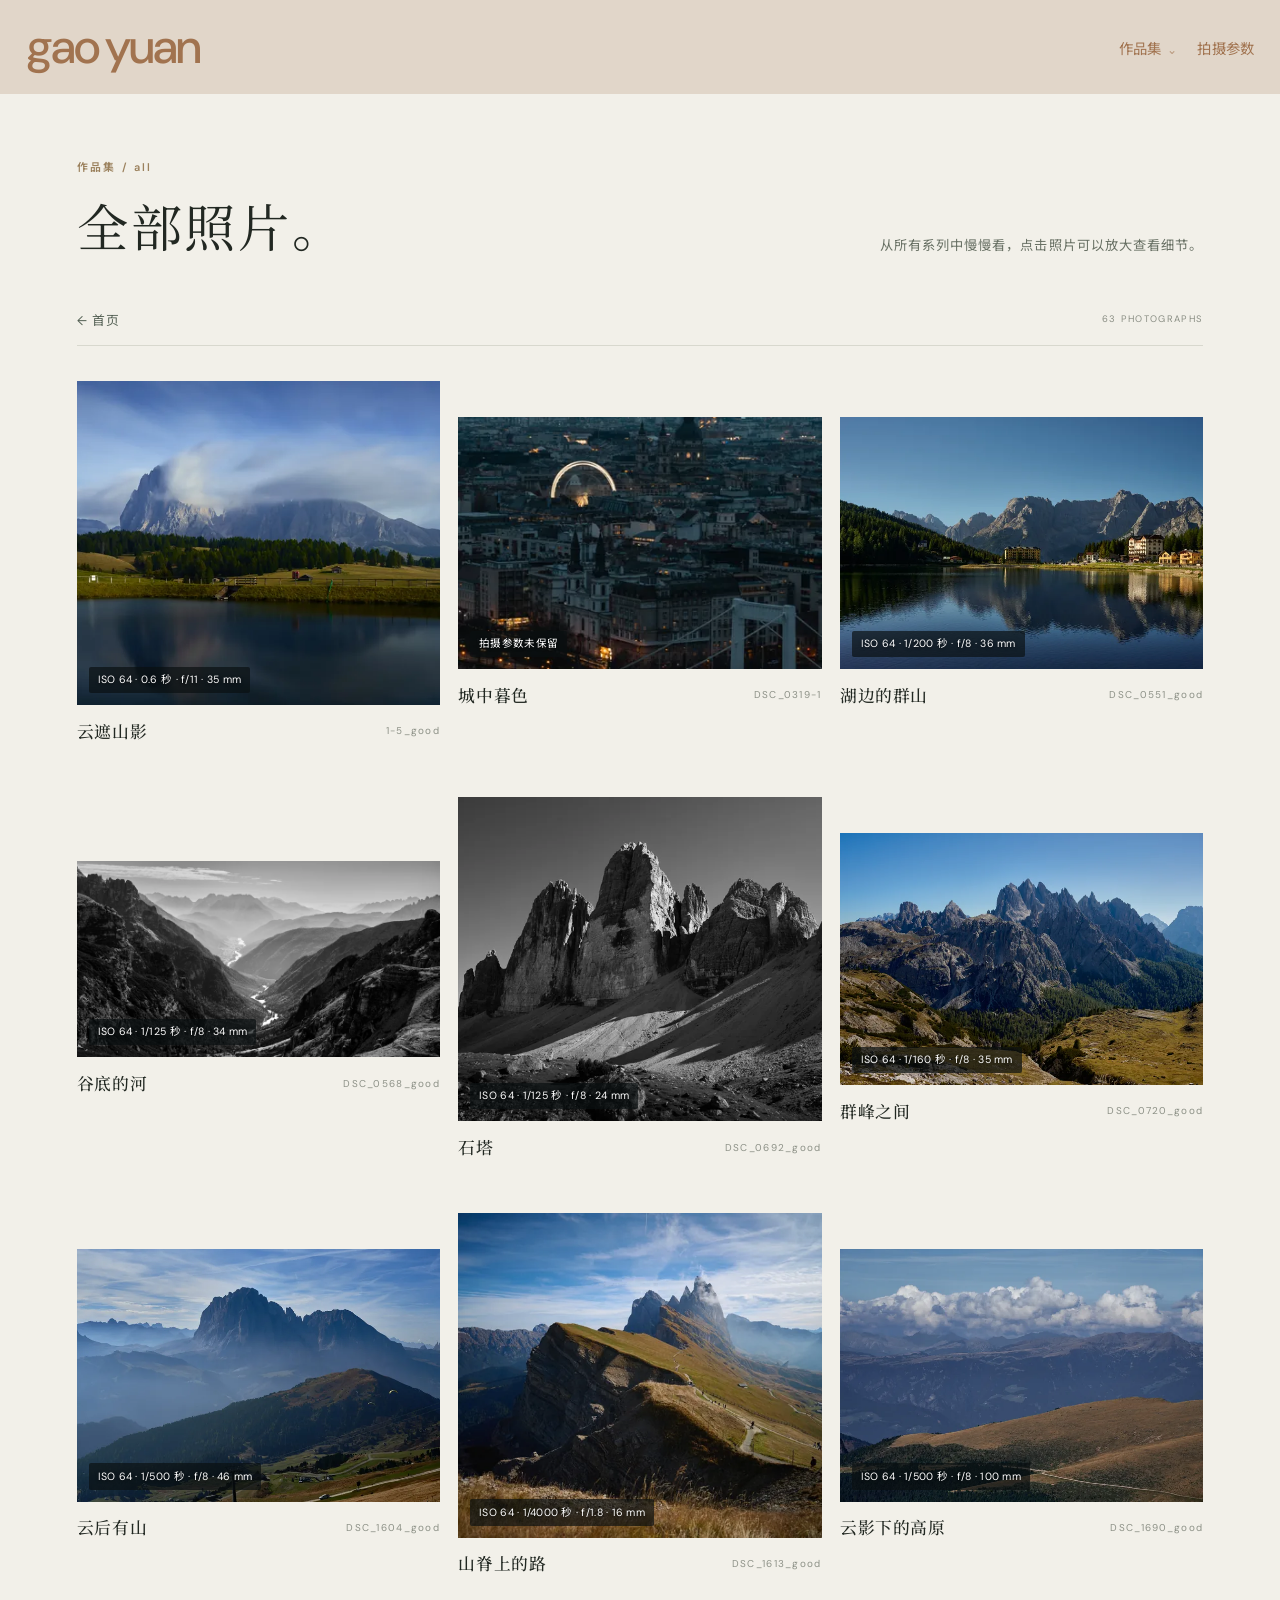
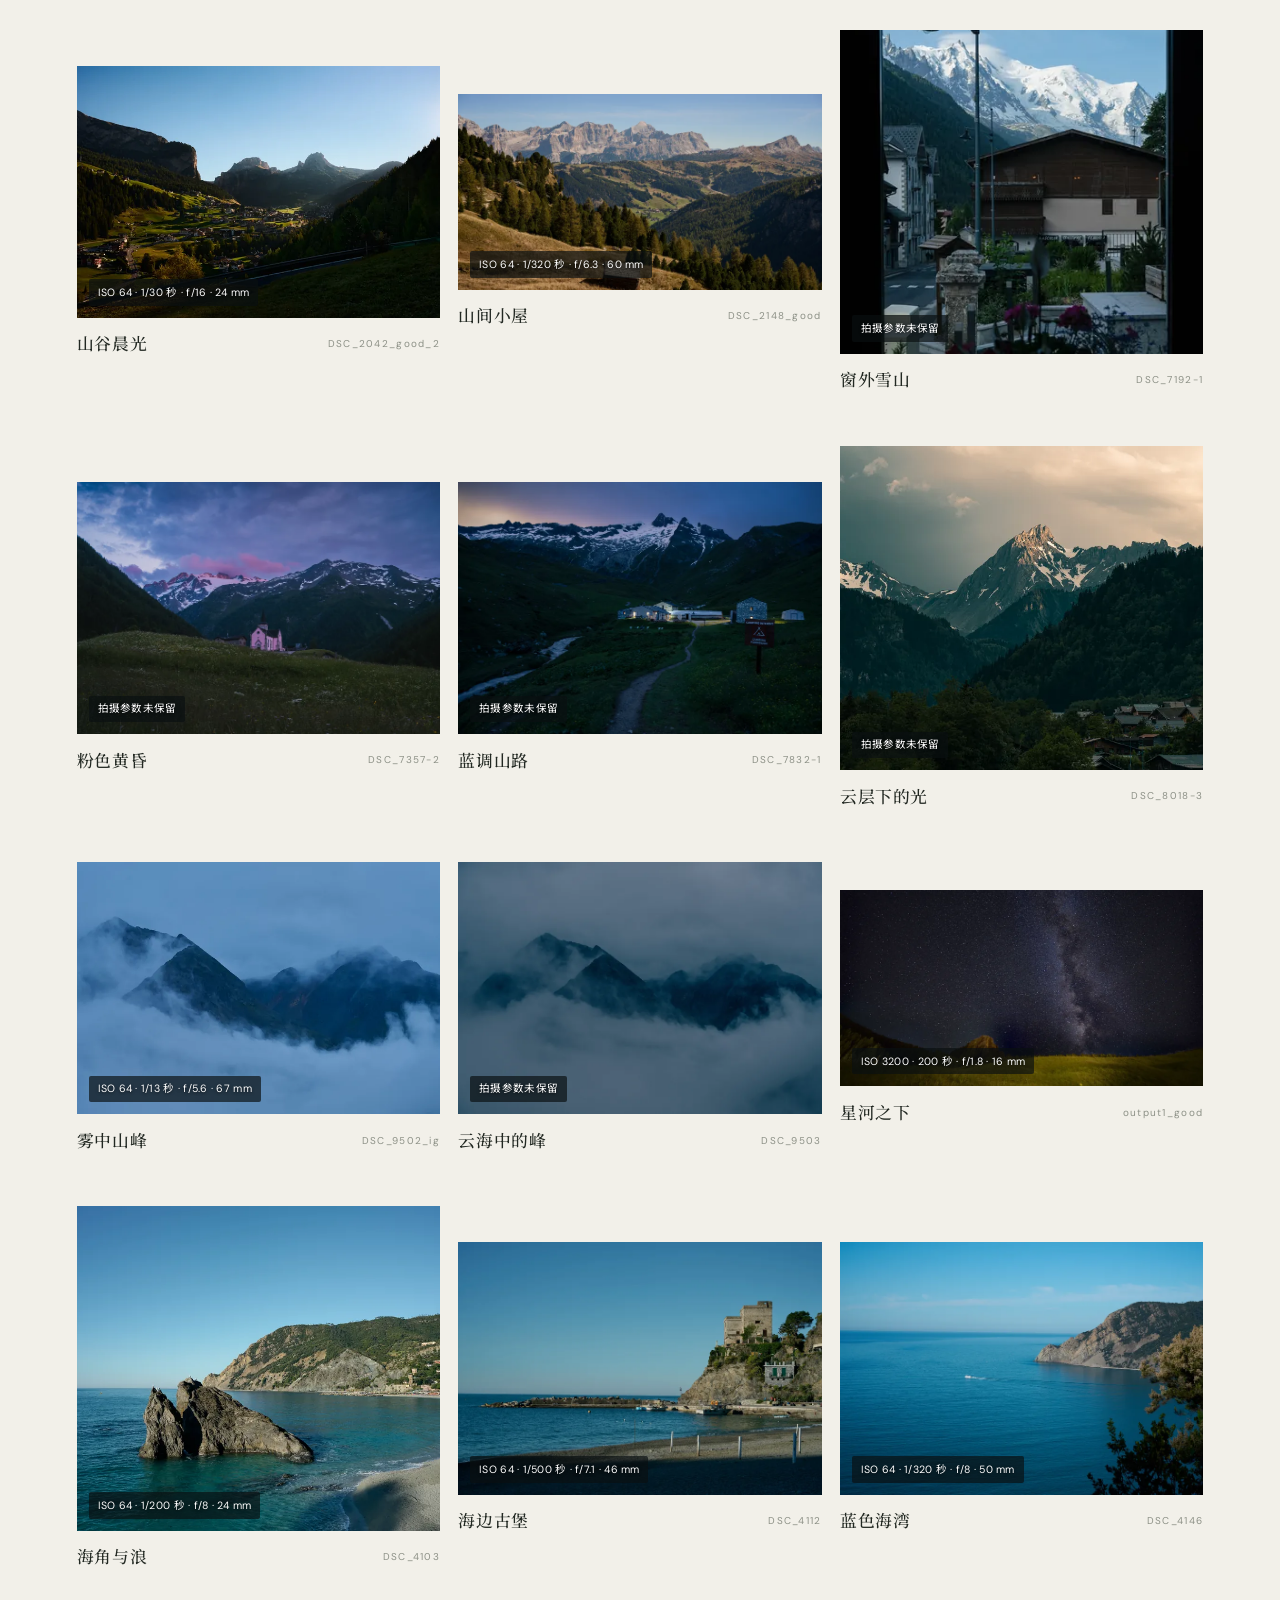
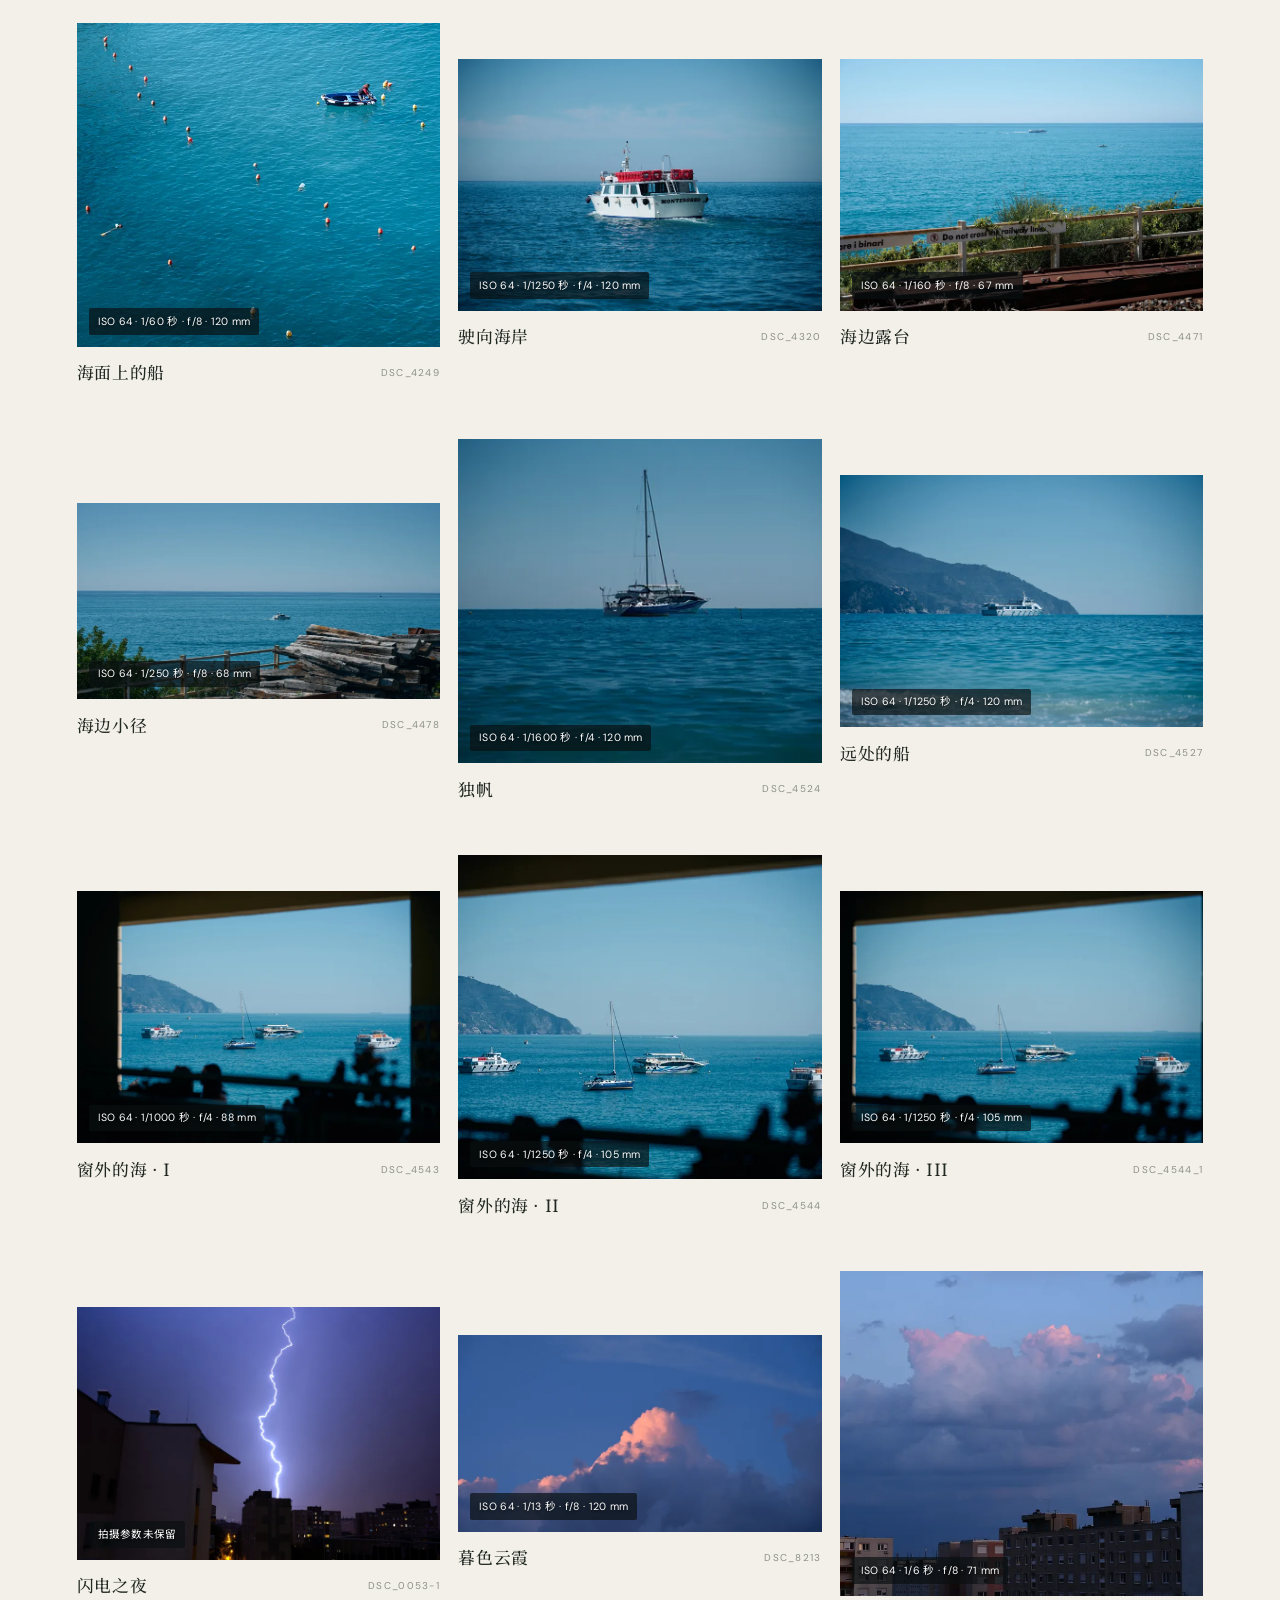
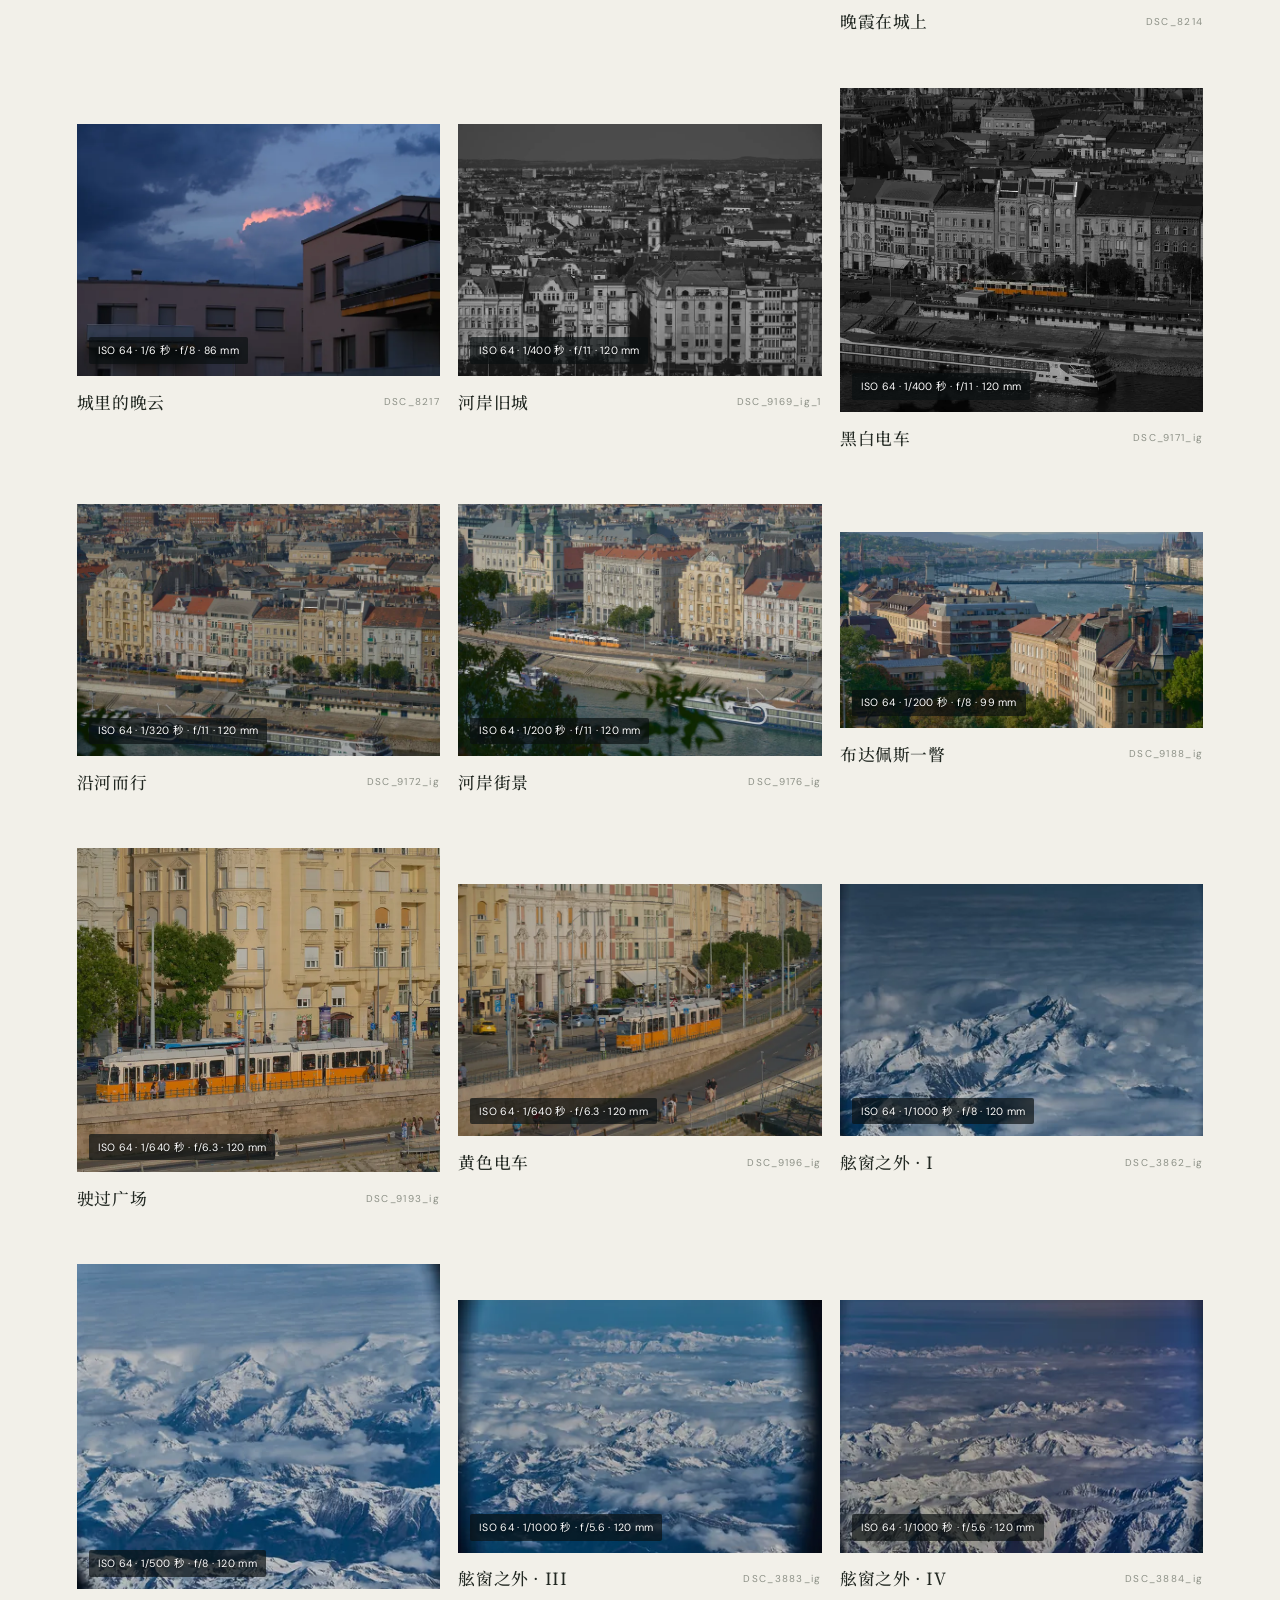
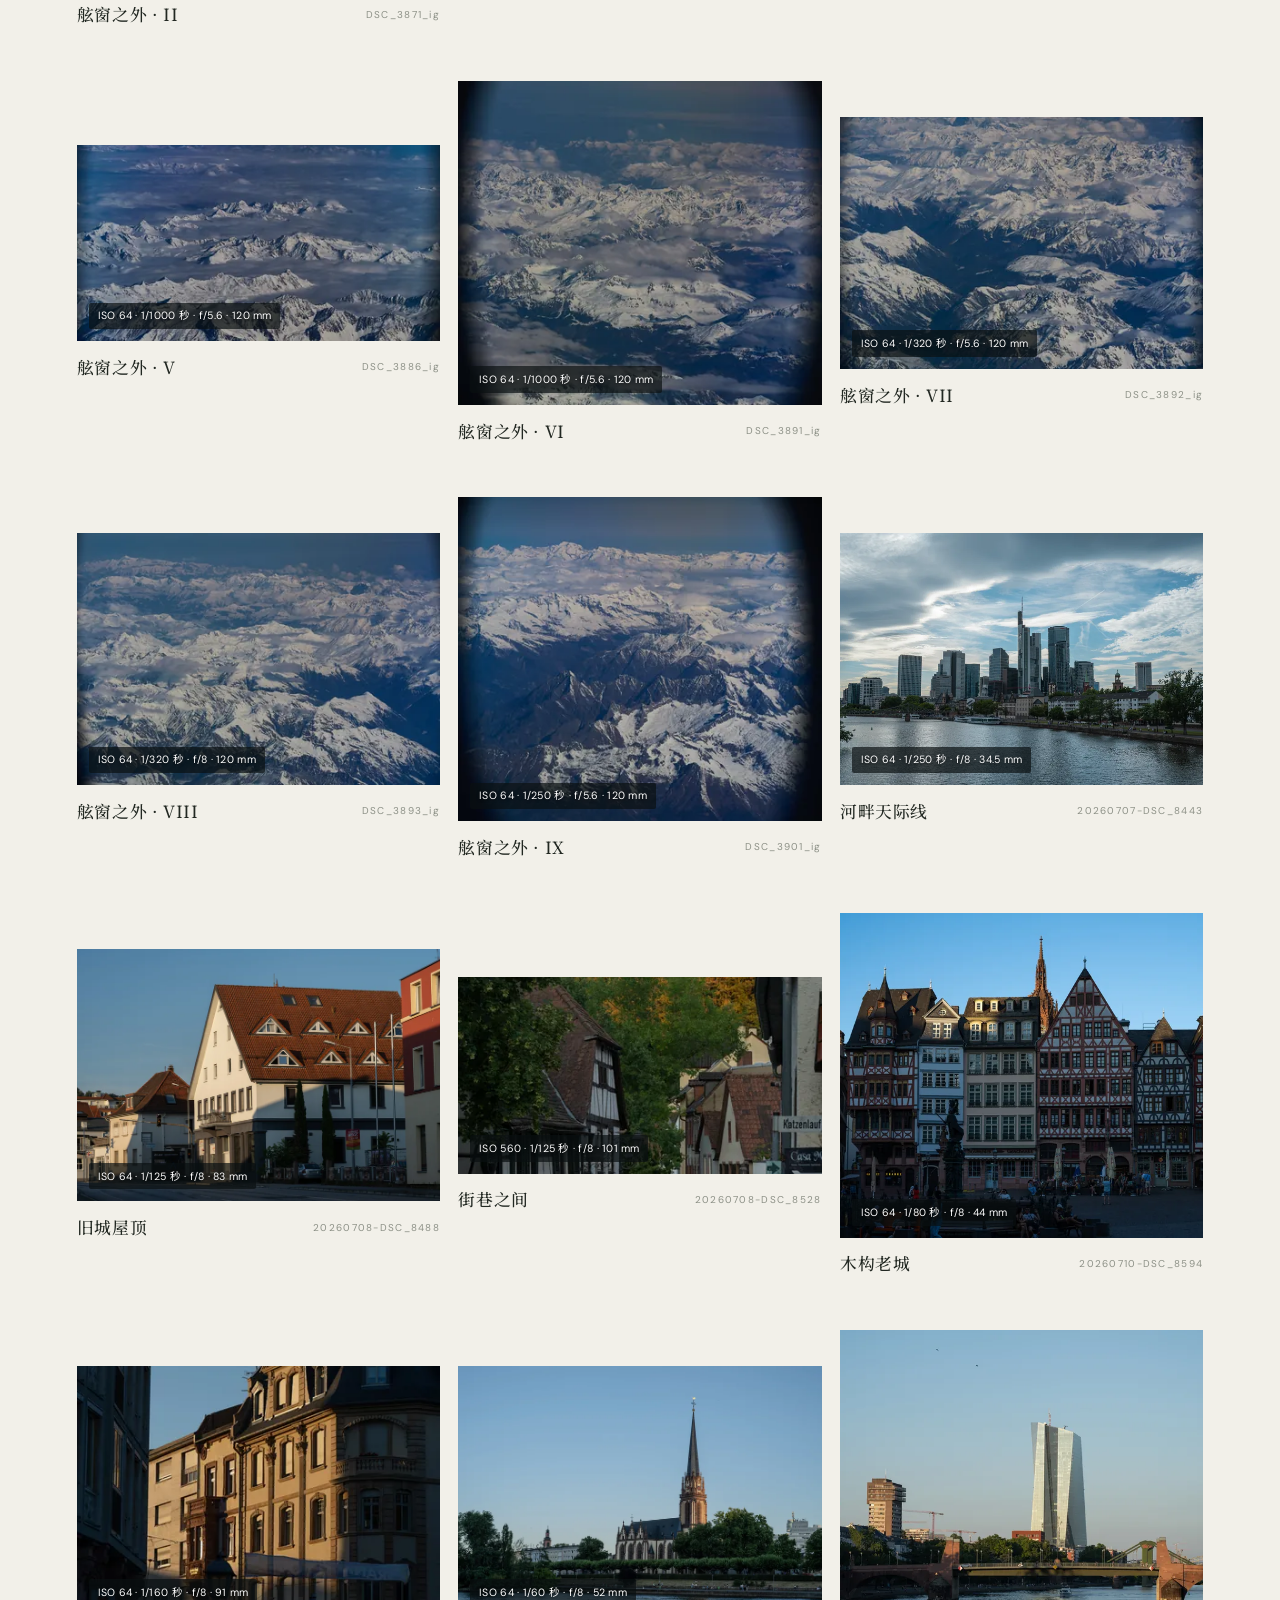
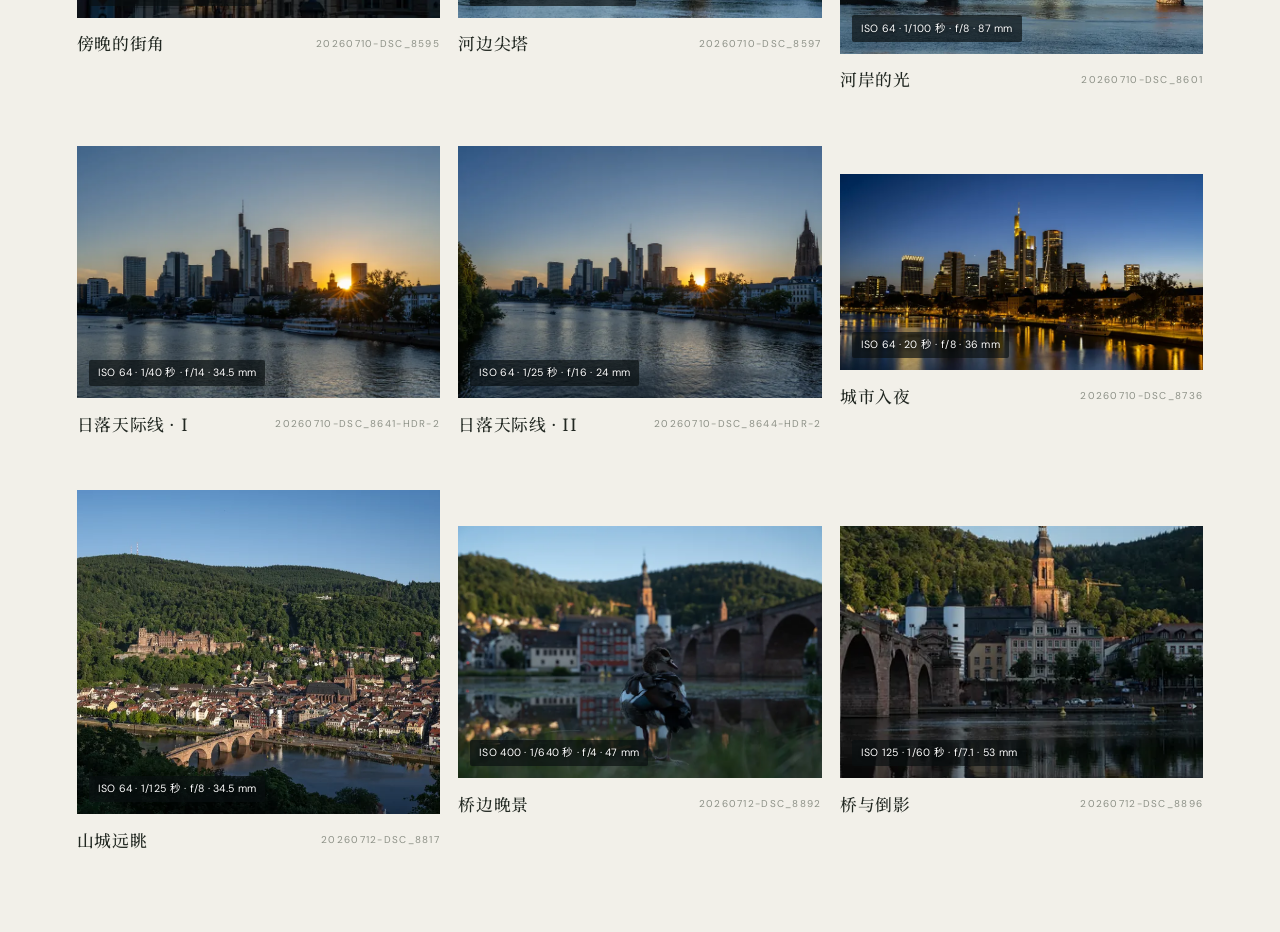
<file: collections/all/index.html>
<!doctype html>
<html lang="zh-CN"><head>
    <meta charset="utf-8" />
    <meta name="viewport" content="width=device-width, initial-scale=1" />
    <meta name="theme-color" content="#e1d6c9" />
    <meta name="description" content="从所有系列中慢慢看。" />
    <title>全部照片 · gao yuan</title>
    <link rel="preconnect" href="https://fonts.googleapis.com" />
    <link rel="preconnect" href="https://fonts.gstatic.com" crossorigin />
    <link href="https://fonts.googleapis.com/css2?family=DM+Sans:wght@400;500;600;700&family=Noto+Sans+SC:wght@300;400;500;600&family=Noto+Serif+SC:wght@400;500;600&display=swap" rel="stylesheet" />
    <link rel="stylesheet" href="../../styles.css?v=20261014-parameters" />
    <script src="../../app.js?v=20261014-parameters" defer></script>
  </head>
<body class="collection-page" data-album="all">
  <a class="skip-link" href="#main">跳到内容</a>
  <header class="site-header minimal-header">
    <a class="site-name" href="../../">gao yuan</a>
    <nav class="main-nav" aria-label="主导航">
      <details class="collection-menu" id="collection-menu"><summary>作品集</summary><div class="collection-menu-list" id="album-menu-list"><a href="../../collections/budapest/"><span>布达佩斯</span><small>11 张</small></a>
<a href="../../collections/germany/"><span>德国</span><small>13 张</small></a>
<a href="../../collections/italy/"><span>意大利</span><small>12 张</small></a>
<a href="../../collections/landscapes/"><span>山水风光</span><small>18 张</small></a>
<a href="../../collections/from-plane/"><span>舷窗之外</span><small>9 张</small></a>
<a href="../../collections/all/"><span>全部照片</span><small>63 张</small></a></div></details>
      <a href="../../parameters/">拍摄参数</a>
      </nav>
  </header>
  <main id="main"><section class="archive section-wrap" id="archive" aria-labelledby="archive-title">
    <div class="section-heading archive-heading"><div><p class="section-number">作品集 / all</p><h1 id="archive-title">全部照片。</h1></div><p id="archive-description">从所有系列中慢慢看。</p></div>
    <div id="album-gallery"><div class="album-gallery-top"><a class="album-back" href="../../">← 首页</a><span class="gallery-count" id="gallery-count">63 PHOTOGRAPHS</span></div>
      <div class="gallery-grid" id="gallery-grid"><a class="gallery-card" href="../../photos/previews/original/01-detail.webp">
          <span class="image-wrap"><img src="../../photos/previews/original/01-thumb.webp" alt="1-5_good" loading="lazy" width="8256" height="5160" />
          <span class="gallery-exposure">ISO 64 · 0.6 秒 · f/11 · 35 mm</span></span>
          <span class="gallery-card-meta"><strong>1-5_good</strong></span></a><a class="gallery-card" href="../../photos/previews/original/02-detail.webp">
          <span class="image-wrap"><img src="../../photos/previews/original/02-thumb.webp" alt="DSC_0319-1" loading="lazy" width="5504" height="8256" />
          <span class="gallery-exposure">拍摄参数未保留</span></span>
          <span class="gallery-card-meta"><strong>DSC_0319-1</strong></span></a><a class="gallery-card" href="../../photos/previews/original/03-detail.webp">
          <span class="image-wrap"><img src="../../photos/previews/original/03-thumb.webp" alt="DSC_0551_good" loading="lazy" width="7917" height="4453" />
          <span class="gallery-exposure">ISO 64 · 1/200 秒 · f/8 · 36 mm</span></span>
          <span class="gallery-card-meta"><strong>DSC_0551_good</strong></span></a><a class="gallery-card" href="../../photos/previews/original/04-detail.webp">
          <span class="image-wrap"><img src="../../photos/previews/original/04-thumb.webp" alt="DSC_0568_good" loading="lazy" width="7165" height="4478" />
          <span class="gallery-exposure">ISO 64 · 1/125 秒 · f/8 · 34 mm</span></span>
          <span class="gallery-card-meta"><strong>DSC_0568_good</strong></span></a><a class="gallery-card" href="../../photos/previews/original/05-detail.webp">
          <span class="image-wrap"><img src="../../photos/previews/original/05-thumb.webp" alt="DSC_0692_good" loading="lazy" width="8032" height="5020" />
          <span class="gallery-exposure">ISO 64 · 1/125 秒 · f/8 · 24 mm</span></span>
          <span class="gallery-card-meta"><strong>DSC_0692_good</strong></span></a><a class="gallery-card" href="../../photos/previews/original/06-detail.webp">
          <span class="image-wrap"><img src="../../photos/previews/original/06-thumb.webp" alt="DSC_0720_good" loading="lazy" width="7756" height="4847" />
          <span class="gallery-exposure">ISO 64 · 1/160 秒 · f/8 · 35 mm</span></span>
          <span class="gallery-card-meta"><strong>DSC_0720_good</strong></span></a><a class="gallery-card" href="../../photos/previews/original/07-detail.webp">
          <span class="image-wrap"><img src="../../photos/previews/original/07-thumb.webp" alt="DSC_1604_good" loading="lazy" width="7767" height="4854" />
          <span class="gallery-exposure">ISO 64 · 1/500 秒 · f/8 · 46 mm</span></span>
          <span class="gallery-card-meta"><strong>DSC_1604_good</strong></span></a><a class="gallery-card" href="../../photos/previews/original/08-detail.webp">
          <span class="image-wrap"><img src="../../photos/previews/original/08-thumb.webp" alt="DSC_1613_good" loading="lazy" width="8297" height="5186" />
          <span class="gallery-exposure">ISO 64 · 1/4000 秒 · f/1.8 · 16 mm</span></span>
          <span class="gallery-card-meta"><strong>DSC_1613_good</strong></span></a><a class="gallery-card" href="../../photos/previews/original/09-detail.webp">
          <span class="image-wrap"><img src="../../photos/previews/original/09-thumb.webp" alt="DSC_1690_good" loading="lazy" width="8425" height="5266" />
          <span class="gallery-exposure">ISO 64 · 1/500 秒 · f/8 · 100 mm</span></span>
          <span class="gallery-card-meta"><strong>DSC_1690_good</strong></span></a><a class="gallery-card" href="../../photos/previews/original/10-detail.webp">
          <span class="image-wrap"><img src="../../photos/previews/original/10-thumb.webp" alt="DSC_2042_good_2" loading="lazy" width="8464" height="4761" />
          <span class="gallery-exposure">ISO 64 · 1/30 秒 · f/16 · 24 mm</span></span>
          <span class="gallery-card-meta"><strong>DSC_2042_good_2</strong></span></a><a class="gallery-card" href="../../photos/previews/original/11-detail.webp">
          <span class="image-wrap"><img src="../../photos/previews/original/11-thumb.webp" alt="DSC_2148_good" loading="lazy" width="8397" height="5248" />
          <span class="gallery-exposure">ISO 64 · 1/320 秒 · f/6.3 · 60 mm</span></span>
          <span class="gallery-card-meta"><strong>DSC_2148_good</strong></span></a><a class="gallery-card" href="../../photos/previews/original/12-detail.webp">
          <span class="image-wrap"><img src="../../photos/previews/original/12-thumb.webp" alt="DSC_7192-1" loading="lazy" width="5504" height="8256" />
          <span class="gallery-exposure">拍摄参数未保留</span></span>
          <span class="gallery-card-meta"><strong>DSC_7192-1</strong></span></a><a class="gallery-card" href="../../photos/previews/original/13-detail.webp">
          <span class="image-wrap"><img src="../../photos/previews/original/13-thumb.webp" alt="DSC_7357-2" loading="lazy" width="8256" height="5504" />
          <span class="gallery-exposure">拍摄参数未保留</span></span>
          <span class="gallery-card-meta"><strong>DSC_7357-2</strong></span></a><a class="gallery-card" href="../../photos/previews/original/14-detail.webp">
          <span class="image-wrap"><img src="../../photos/previews/original/14-thumb.webp" alt="DSC_7832-1" loading="lazy" width="8256" height="5504" />
          <span class="gallery-exposure">拍摄参数未保留</span></span>
          <span class="gallery-card-meta"><strong>DSC_7832-1</strong></span></a><a class="gallery-card" href="../../photos/previews/original/15-detail.webp">
          <span class="image-wrap"><img src="../../photos/previews/original/15-thumb.webp" alt="DSC_8018-3" loading="lazy" width="8256" height="5504" />
          <span class="gallery-exposure">拍摄参数未保留</span></span>
          <span class="gallery-card-meta"><strong>DSC_8018-3</strong></span></a><a class="gallery-card" href="../../photos/previews/original/16-detail.webp">
          <span class="image-wrap"><img src="../../photos/previews/original/16-thumb.webp" alt="DSC_9502_ig" loading="lazy" width="8408" height="4729" />
          <span class="gallery-exposure">ISO 64 · 1/13 秒 · f/5.6 · 67 mm</span></span>
          <span class="gallery-card-meta"><strong>DSC_9502_ig</strong></span></a><a class="gallery-card" href="../../photos/previews/original/17-detail.webp">
          <span class="image-wrap"><img src="../../photos/previews/original/17-thumb.webp" alt="DSC_9503" loading="lazy" width="8256" height="5504" />
          <span class="gallery-exposure">拍摄参数未保留</span></span>
          <span class="gallery-card-meta"><strong>DSC_9503</strong></span></a><a class="gallery-card" href="../../photos/previews/original/18-detail.webp">
          <span class="image-wrap"><img src="../../photos/previews/original/18-thumb.webp" alt="output1_good" loading="lazy" width="8288" height="5520" />
          <span class="gallery-exposure">ISO 3200 · 200 秒 · f/1.8 · 16 mm</span></span>
          <span class="gallery-card-meta"><strong>output1_good</strong></span></a><a class="gallery-card" href="../../photos/previews/Italy/01-detail.webp">
          <span class="image-wrap"><img src="../../photos/previews/Italy/01-thumb.webp" alt="DSC_4103" loading="lazy" width="8256" height="5504" />
          <span class="gallery-exposure">ISO 64 · 1/200 秒 · f/8 · 24 mm</span></span>
          <span class="gallery-card-meta"><strong>DSC_4103</strong></span></a><a class="gallery-card" href="../../photos/previews/Italy/02-detail.webp">
          <span class="image-wrap"><img src="../../photos/previews/Italy/02-thumb.webp" alt="DSC_4112" loading="lazy" width="8256" height="5504" />
          <span class="gallery-exposure">ISO 64 · 1/500 秒 · f/7.1 · 46 mm</span></span>
          <span class="gallery-card-meta"><strong>DSC_4112</strong></span></a><a class="gallery-card" href="../../photos/previews/Italy/03-detail.webp">
          <span class="image-wrap"><img src="../../photos/previews/Italy/03-thumb.webp" alt="DSC_4146" loading="lazy" width="8256" height="5504" />
          <span class="gallery-exposure">ISO 64 · 1/320 秒 · f/8 · 50 mm</span></span>
          <span class="gallery-card-meta"><strong>DSC_4146</strong></span></a><a class="gallery-card" href="../../photos/previews/Italy/04-detail.webp">
          <span class="image-wrap"><img src="../../photos/previews/Italy/04-thumb.webp" alt="DSC_4249" loading="lazy" width="8256" height="5504" />
          <span class="gallery-exposure">ISO 64 · 1/60 秒 · f/8 · 120 mm</span></span>
          <span class="gallery-card-meta"><strong>DSC_4249</strong></span></a><a class="gallery-card" href="../../photos/previews/Italy/05-detail.webp">
          <span class="image-wrap"><img src="../../photos/previews/Italy/05-thumb.webp" alt="DSC_4320" loading="lazy" width="8183" height="5455" />
          <span class="gallery-exposure">ISO 64 · 1/1250 秒 · f/4 · 120 mm</span></span>
          <span class="gallery-card-meta"><strong>DSC_4320</strong></span></a><a class="gallery-card" href="../../photos/previews/Italy/06-detail.webp">
          <span class="image-wrap"><img src="../../photos/previews/Italy/06-thumb.webp" alt="DSC_4471" loading="lazy" width="8256" height="5504" />
          <span class="gallery-exposure">ISO 64 · 1/160 秒 · f/8 · 67 mm</span></span>
          <span class="gallery-card-meta"><strong>DSC_4471</strong></span></a><a class="gallery-card" href="../../photos/previews/Italy/07-detail.webp">
          <span class="image-wrap"><img src="../../photos/previews/Italy/07-thumb.webp" alt="DSC_4478" loading="lazy" width="8256" height="5504" />
          <span class="gallery-exposure">ISO 64 · 1/250 秒 · f/8 · 68 mm</span></span>
          <span class="gallery-card-meta"><strong>DSC_4478</strong></span></a><a class="gallery-card" href="../../photos/previews/Italy/08-detail.webp">
          <span class="image-wrap"><img src="../../photos/previews/Italy/08-thumb.webp" alt="DSC_4524" loading="lazy" width="5504" height="8256" />
          <span class="gallery-exposure">ISO 64 · 1/1600 秒 · f/4 · 120 mm</span></span>
          <span class="gallery-card-meta"><strong>DSC_4524</strong></span></a><a class="gallery-card" href="../../photos/previews/Italy/09-detail.webp">
          <span class="image-wrap"><img src="../../photos/previews/Italy/09-thumb.webp" alt="DSC_4527" loading="lazy" width="8256" height="5504" />
          <span class="gallery-exposure">ISO 64 · 1/1250 秒 · f/4 · 120 mm</span></span>
          <span class="gallery-card-meta"><strong>DSC_4527</strong></span></a><a class="gallery-card" href="../../photos/previews/Italy/10-detail.webp">
          <span class="image-wrap"><img src="../../photos/previews/Italy/10-thumb.webp" alt="DSC_4543" loading="lazy" width="8256" height="5504" />
          <span class="gallery-exposure">ISO 64 · 1/1000 秒 · f/4 · 88 mm</span></span>
          <span class="gallery-card-meta"><strong>DSC_4543</strong></span></a><a class="gallery-card" href="../../photos/previews/Italy/11-detail.webp">
          <span class="image-wrap"><img src="../../photos/previews/Italy/11-thumb.webp" alt="DSC_4544" loading="lazy" width="8256" height="5504" />
          <span class="gallery-exposure">ISO 64 · 1/1250 秒 · f/4 · 105 mm</span></span>
          <span class="gallery-card-meta"><strong>DSC_4544</strong></span></a><a class="gallery-card" href="../../photos/previews/Italy/12-detail.webp">
          <span class="image-wrap"><img src="../../photos/previews/Italy/12-thumb.webp" alt="DSC_4544_1" loading="lazy" width="8256" height="5504" />
          <span class="gallery-exposure">ISO 64 · 1/1250 秒 · f/4 · 105 mm</span></span>
          <span class="gallery-card-meta"><strong>DSC_4544_1</strong></span></a><a class="gallery-card" href="../../photos/previews/budapest/01-detail.webp">
          <span class="image-wrap"><img src="../../photos/previews/budapest/01-thumb.webp" alt="DSC_0053-1" loading="lazy" width="6954" height="4636" />
          <span class="gallery-exposure">拍摄参数未保留</span></span>
          <span class="gallery-card-meta"><strong>DSC_0053-1</strong></span></a><a class="gallery-card" href="../../photos/previews/budapest/02-detail.webp">
          <span class="image-wrap"><img src="../../photos/previews/budapest/02-thumb.webp" alt="DSC_8213" loading="lazy" width="8256" height="5504" />
          <span class="gallery-exposure">ISO 64 · 1/13 秒 · f/8 · 120 mm</span></span>
          <span class="gallery-card-meta"><strong>DSC_8213</strong></span></a><a class="gallery-card" href="../../photos/previews/budapest/03-detail.webp">
          <span class="image-wrap"><img src="../../photos/previews/budapest/03-thumb.webp" alt="DSC_8214" loading="lazy" width="8256" height="5504" />
          <span class="gallery-exposure">ISO 64 · 1/6 秒 · f/8 · 71 mm</span></span>
          <span class="gallery-card-meta"><strong>DSC_8214</strong></span></a><a class="gallery-card" href="../../photos/previews/budapest/04-detail.webp">
          <span class="image-wrap"><img src="../../photos/previews/budapest/04-thumb.webp" alt="DSC_8217" loading="lazy" width="8256" height="5504" />
          <span class="gallery-exposure">ISO 64 · 1/6 秒 · f/8 · 86 mm</span></span>
          <span class="gallery-card-meta"><strong>DSC_8217</strong></span></a><a class="gallery-card" href="../../photos/previews/budapest/05-detail.webp">
          <span class="image-wrap"><img src="../../photos/previews/budapest/05-thumb.webp" alt="DSC_9169_ig_1" loading="lazy" width="8256" height="5504" />
          <span class="gallery-exposure">ISO 64 · 1/400 秒 · f/11 · 120 mm</span></span>
          <span class="gallery-card-meta"><strong>DSC_9169_ig_1</strong></span></a><a class="gallery-card" href="../../photos/previews/budapest/06-detail.webp">
          <span class="image-wrap"><img src="../../photos/previews/budapest/06-thumb.webp" alt="DSC_9171_ig" loading="lazy" width="8256" height="5504" />
          <span class="gallery-exposure">ISO 64 · 1/400 秒 · f/11 · 120 mm</span></span>
          <span class="gallery-card-meta"><strong>DSC_9171_ig</strong></span></a><a class="gallery-card" href="../../photos/previews/budapest/07-detail.webp">
          <span class="image-wrap"><img src="../../photos/previews/budapest/07-thumb.webp" alt="DSC_9172_ig" loading="lazy" width="8256" height="5504" />
          <span class="gallery-exposure">ISO 64 · 1/320 秒 · f/11 · 120 mm</span></span>
          <span class="gallery-card-meta"><strong>DSC_9172_ig</strong></span></a><a class="gallery-card" href="../../photos/previews/budapest/08-detail.webp">
          <span class="image-wrap"><img src="../../photos/previews/budapest/08-thumb.webp" alt="DSC_9176_ig" loading="lazy" width="8256" height="5504" />
          <span class="gallery-exposure">ISO 64 · 1/200 秒 · f/11 · 120 mm</span></span>
          <span class="gallery-card-meta"><strong>DSC_9176_ig</strong></span></a><a class="gallery-card" href="../../photos/previews/budapest/09-detail.webp">
          <span class="image-wrap"><img src="../../photos/previews/budapest/09-thumb.webp" alt="DSC_9188_ig" loading="lazy" width="8256" height="5504" />
          <span class="gallery-exposure">ISO 64 · 1/200 秒 · f/8 · 99 mm</span></span>
          <span class="gallery-card-meta"><strong>DSC_9188_ig</strong></span></a><a class="gallery-card" href="../../photos/previews/budapest/10-detail.webp">
          <span class="image-wrap"><img src="../../photos/previews/budapest/10-thumb.webp" alt="DSC_9193_ig" loading="lazy" width="8256" height="5504" />
          <span class="gallery-exposure">ISO 64 · 1/640 秒 · f/6.3 · 120 mm</span></span>
          <span class="gallery-card-meta"><strong>DSC_9193_ig</strong></span></a><a class="gallery-card" href="../../photos/previews/budapest/11-detail.webp">
          <span class="image-wrap"><img src="../../photos/previews/budapest/11-thumb.webp" alt="DSC_9196_ig" loading="lazy" width="8256" height="5504" />
          <span class="gallery-exposure">ISO 64 · 1/640 秒 · f/6.3 · 120 mm</span></span>
          <span class="gallery-card-meta"><strong>DSC_9196_ig</strong></span></a><a class="gallery-card" href="../../photos/previews/from_plane/01-detail.webp">
          <span class="image-wrap"><img src="../../photos/previews/from_plane/01-thumb.webp" alt="DSC_3862_ig" loading="lazy" width="4926" height="7390" />
          <span class="gallery-exposure">ISO 64 · 1/1000 秒 · f/8 · 120 mm</span></span>
          <span class="gallery-card-meta"><strong>DSC_3862_ig</strong></span></a><a class="gallery-card" href="../../photos/previews/from_plane/02-detail.webp">
          <span class="image-wrap"><img src="../../photos/previews/from_plane/02-thumb.webp" alt="DSC_3871_ig" loading="lazy" width="4877" height="7316" />
          <span class="gallery-exposure">ISO 64 · 1/500 秒 · f/8 · 120 mm</span></span>
          <span class="gallery-card-meta"><strong>DSC_3871_ig</strong></span></a><a class="gallery-card" href="../../photos/previews/from_plane/03-detail.webp">
          <span class="image-wrap"><img src="../../photos/previews/from_plane/03-thumb.webp" alt="DSC_3883_ig" loading="lazy" width="5504" height="8256" />
          <span class="gallery-exposure">ISO 64 · 1/1000 秒 · f/5.6 · 120 mm</span></span>
          <span class="gallery-card-meta"><strong>DSC_3883_ig</strong></span></a><a class="gallery-card" href="../../photos/previews/from_plane/04-detail.webp">
          <span class="image-wrap"><img src="../../photos/previews/from_plane/04-thumb.webp" alt="DSC_3884_ig" loading="lazy" width="5084" height="7626" />
          <span class="gallery-exposure">ISO 64 · 1/1000 秒 · f/5.6 · 120 mm</span></span>
          <span class="gallery-card-meta"><strong>DSC_3884_ig</strong></span></a><a class="gallery-card" href="../../photos/previews/from_plane/05-detail.webp">
          <span class="image-wrap"><img src="../../photos/previews/from_plane/05-thumb.webp" alt="DSC_3886_ig" loading="lazy" width="4863" height="7295" />
          <span class="gallery-exposure">ISO 64 · 1/1000 秒 · f/5.6 · 120 mm</span></span>
          <span class="gallery-card-meta"><strong>DSC_3886_ig</strong></span></a><a class="gallery-card" href="../../photos/previews/from_plane/06-detail.webp">
          <span class="image-wrap"><img src="../../photos/previews/from_plane/06-thumb.webp" alt="DSC_3891_ig" loading="lazy" width="5050" height="7574" />
          <span class="gallery-exposure">ISO 64 · 1/1000 秒 · f/5.6 · 120 mm</span></span>
          <span class="gallery-card-meta"><strong>DSC_3891_ig</strong></span></a><a class="gallery-card" href="../../photos/previews/from_plane/07-detail.webp">
          <span class="image-wrap"><img src="../../photos/previews/from_plane/07-thumb.webp" alt="DSC_3892_ig" loading="lazy" width="4705" height="7058" />
          <span class="gallery-exposure">ISO 64 · 1/320 秒 · f/5.6 · 120 mm</span></span>
          <span class="gallery-card-meta"><strong>DSC_3892_ig</strong></span></a><a class="gallery-card" href="../../photos/previews/from_plane/08-detail.webp">
          <span class="image-wrap"><img src="../../photos/previews/from_plane/08-thumb.webp" alt="DSC_3893_ig" loading="lazy" width="4825" height="7238" />
          <span class="gallery-exposure">ISO 64 · 1/320 秒 · f/8 · 120 mm</span></span>
          <span class="gallery-card-meta"><strong>DSC_3893_ig</strong></span></a><a class="gallery-card" href="../../photos/previews/from_plane/09-detail.webp">
          <span class="image-wrap"><img src="../../photos/previews/from_plane/09-thumb.webp" alt="DSC_3901_ig" loading="lazy" width="5504" height="8256" />
          <span class="gallery-exposure">ISO 64 · 1/250 秒 · f/5.6 · 120 mm</span></span>
          <span class="gallery-card-meta"><strong>DSC_3901_ig</strong></span></a><a class="gallery-card" href="../../photos/previews/germany/01-detail.webp">
          <span class="image-wrap"><img src="../../photos/previews/germany/01-thumb.webp" alt="20260707-DSC_8443" loading="lazy" width="8256" height="5160" />
          <span class="gallery-exposure">ISO 64 · 1/250 秒 · f/8 · 34.5 mm</span></span>
          <span class="gallery-card-meta"><strong>20260707-DSC_8443</strong></span></a><a class="gallery-card" href="../../photos/previews/germany/02-detail.webp">
          <span class="image-wrap"><img src="../../photos/previews/germany/02-thumb.webp" alt="20260708-DSC_8488" loading="lazy" width="7709" height="5139" />
          <span class="gallery-exposure">ISO 64 · 1/125 秒 · f/8 · 83 mm</span></span>
          <span class="gallery-card-meta"><strong>20260708-DSC_8488</strong></span></a><a class="gallery-card" href="../../photos/previews/germany/03-detail.webp">
          <span class="image-wrap"><img src="../../photos/previews/germany/03-thumb.webp" alt="20260708-DSC_8528" loading="lazy" width="5504" height="8256" />
          <span class="gallery-exposure">ISO 560 · 1/125 秒 · f/8 · 101 mm</span></span>
          <span class="gallery-card-meta"><strong>20260708-DSC_8528</strong></span></a><a class="gallery-card" href="../../photos/previews/germany/04-detail.webp">
          <span class="image-wrap"><img src="../../photos/previews/germany/04-thumb.webp" alt="20260710-DSC_8594" loading="lazy" width="8256" height="5504" />
          <span class="gallery-exposure">ISO 64 · 1/80 秒 · f/8 · 44 mm</span></span>
          <span class="gallery-card-meta"><strong>20260710-DSC_8594</strong></span></a><a class="gallery-card" href="../../photos/previews/germany/05-detail.webp">
          <span class="image-wrap"><img src="../../photos/previews/germany/05-thumb.webp" alt="20260710-DSC_8595" loading="lazy" width="5504" height="8256" />
          <span class="gallery-exposure">ISO 64 · 1/160 秒 · f/8 · 91 mm</span></span>
          <span class="gallery-card-meta"><strong>20260710-DSC_8595</strong></span></a><a class="gallery-card" href="../../photos/previews/germany/06-detail.webp">
          <span class="image-wrap"><img src="../../photos/previews/germany/06-thumb.webp" alt="20260710-DSC_8597" loading="lazy" width="8256" height="5504" />
          <span class="gallery-exposure">ISO 64 · 1/60 秒 · f/8 · 52 mm</span></span>
          <span class="gallery-card-meta"><strong>20260710-DSC_8597</strong></span></a><a class="gallery-card" href="../../photos/previews/germany/07-detail.webp">
          <span class="image-wrap"><img src="../../photos/previews/germany/07-thumb.webp" alt="20260710-DSC_8601" loading="lazy" width="8256" height="5504" />
          <span class="gallery-exposure">ISO 64 · 1/100 秒 · f/8 · 87 mm</span></span>
          <span class="gallery-card-meta"><strong>20260710-DSC_8601</strong></span></a><a class="gallery-card" href="../../photos/previews/germany/08-detail.webp">
          <span class="image-wrap"><img src="../../photos/previews/germany/08-thumb.webp" alt="20260710-DSC_8641-HDR-2" loading="lazy" width="8256" height="5504" />
          <span class="gallery-exposure">ISO 64 · 1/40 秒 · f/14 · 34.5 mm</span></span>
          <span class="gallery-card-meta"><strong>20260710-DSC_8641-HDR-2</strong></span></a><a class="gallery-card" href="../../photos/previews/germany/09-detail.webp">
          <span class="image-wrap"><img src="../../photos/previews/germany/09-thumb.webp" alt="20260710-DSC_8644-HDR-2" loading="lazy" width="8256" height="5504" />
          <span class="gallery-exposure">ISO 64 · 1/25 秒 · f/16 · 24 mm</span></span>
          <span class="gallery-card-meta"><strong>20260710-DSC_8644-HDR-2</strong></span></a><a class="gallery-card" href="../../photos/previews/germany/10-detail.webp">
          <span class="image-wrap"><img src="../../photos/previews/germany/10-thumb.webp" alt="20260710-DSC_8736" loading="lazy" width="8256" height="5504" />
          <span class="gallery-exposure">ISO 64 · 20 秒 · f/8 · 36 mm</span></span>
          <span class="gallery-card-meta"><strong>20260710-DSC_8736</strong></span></a><a class="gallery-card" href="../../photos/previews/germany/11-detail.webp">
          <span class="image-wrap"><img src="../../photos/previews/germany/11-thumb.webp" alt="20260712-DSC_8817" loading="lazy" width="8256" height="5504" />
          <span class="gallery-exposure">ISO 64 · 1/125 秒 · f/8 · 34.5 mm</span></span>
          <span class="gallery-card-meta"><strong>20260712-DSC_8817</strong></span></a><a class="gallery-card" href="../../photos/previews/germany/12-detail.webp">
          <span class="image-wrap"><img src="../../photos/previews/germany/12-thumb.webp" alt="20260712-DSC_8892" loading="lazy" width="8256" height="5504" />
          <span class="gallery-exposure">ISO 400 · 1/640 秒 · f/4 · 47 mm</span></span>
          <span class="gallery-card-meta"><strong>20260712-DSC_8892</strong></span></a><a class="gallery-card" href="../../photos/previews/germany/13-detail.webp">
          <span class="image-wrap"><img src="../../photos/previews/germany/13-thumb.webp" alt="20260712-DSC_8896" loading="lazy" width="5504" height="8256" />
          <span class="gallery-exposure">ISO 125 · 1/60 秒 · f/7.1 · 53 mm</span></span>
          <span class="gallery-card-meta"><strong>20260712-DSC_8896</strong></span></a></div>
    </div>
  </section></main>
  <dialog class="lightbox" id="lightbox" aria-label="照片大图">
      <button class="lightbox-close" id="lightbox-close" type="button" aria-label="关闭大图">×</button>
      <div class="lightbox-tools" aria-label="照片缩放控制">
        <button id="lightbox-zoom" type="button" aria-pressed="false">查看细节</button>
        <button id="lightbox-minus" type="button" aria-label="缩小照片" disabled>−</button>
        <span id="lightbox-zoom-level" aria-live="polite">适应屏幕</span>
        <button id="lightbox-plus" type="button" aria-label="放大照片" disabled>+</button>
      </div>
      <button class="lightbox-arrow prev" id="lightbox-prev" type="button" aria-label="上一张照片">←</button>
      <figure><div class="lightbox-stage" id="lightbox-stage"><div class="lightbox-image-wrap"><img id="lightbox-image" alt="" draggable="false" /><span class="lightbox-exposure" id="lightbox-exposure"></span></div></div><figcaption><span><b id="lightbox-title"></b><small id="lightbox-file"></small><small id="lightbox-gear"></small></span><span id="lightbox-position"></span></figcaption></figure>
      <button class="lightbox-arrow next" id="lightbox-next" type="button" aria-label="下一张照片">→</button>
    </dialog>
</body></html>
</file>
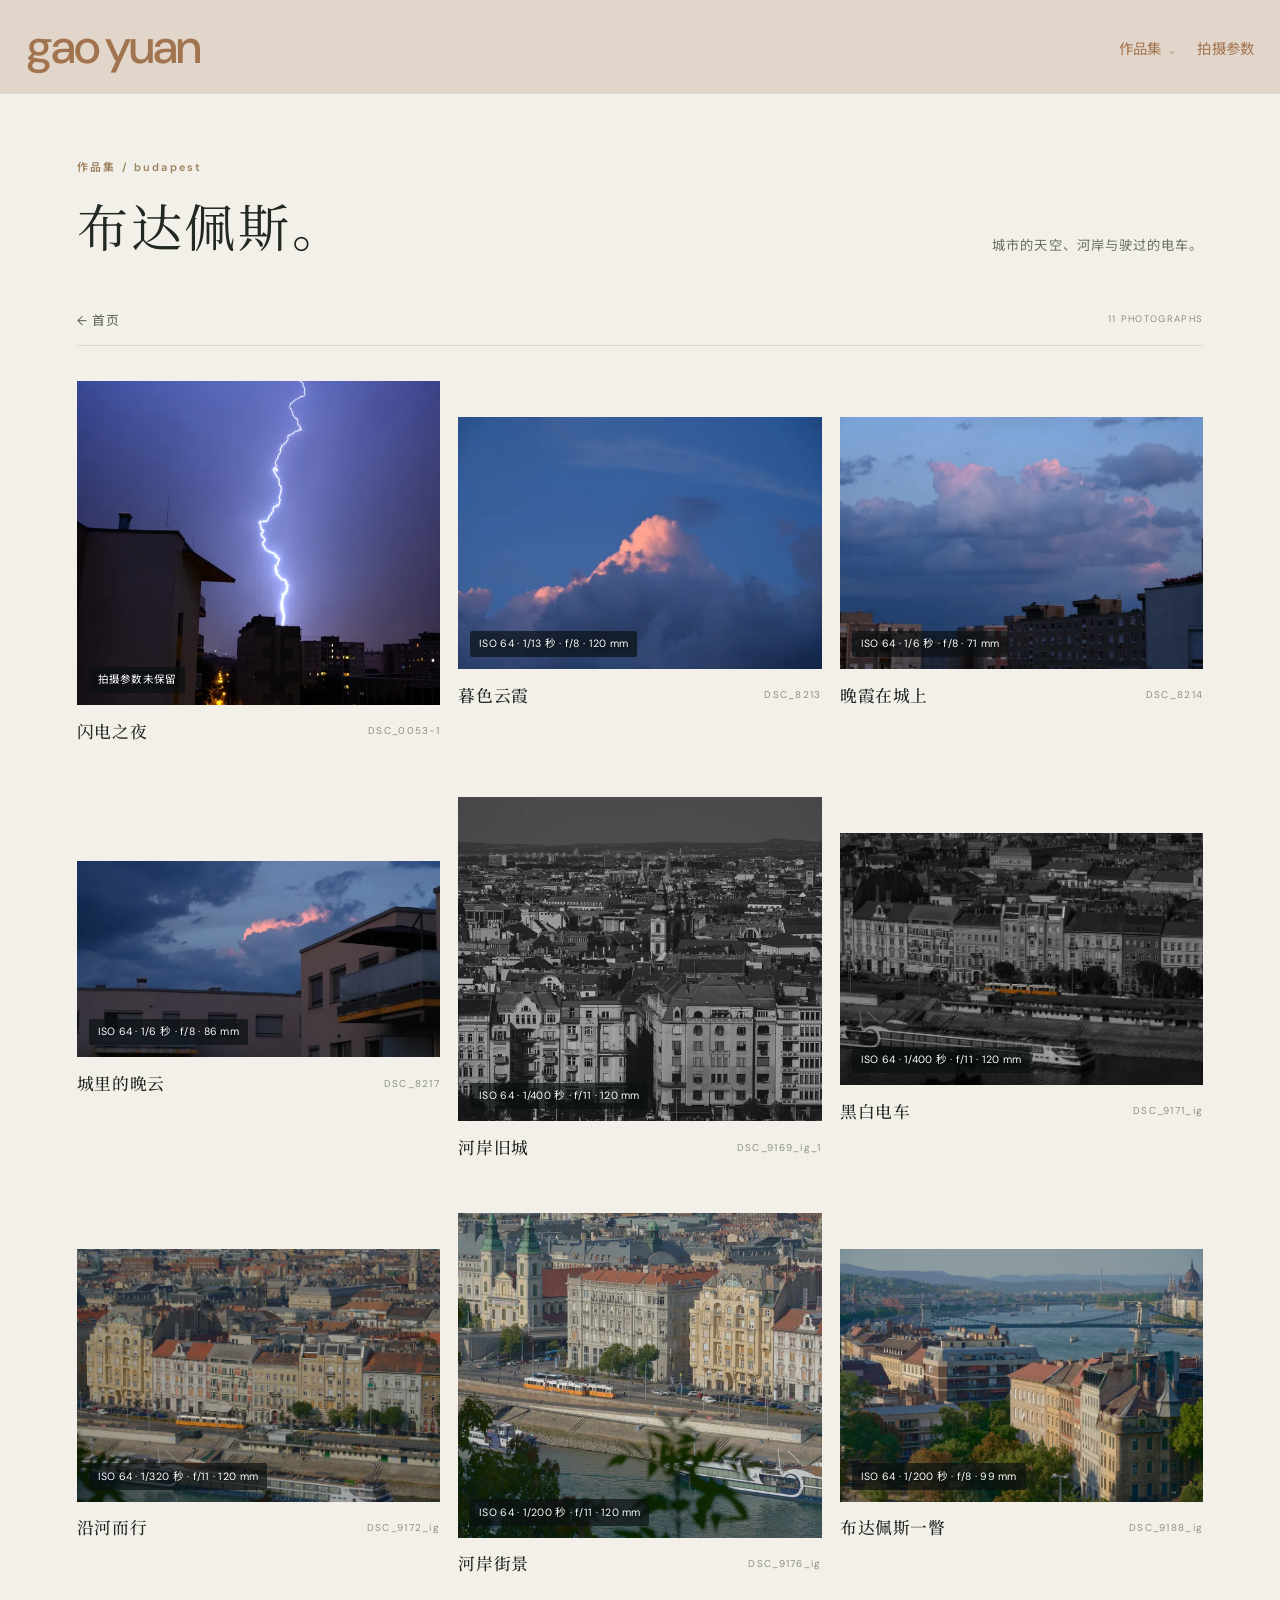
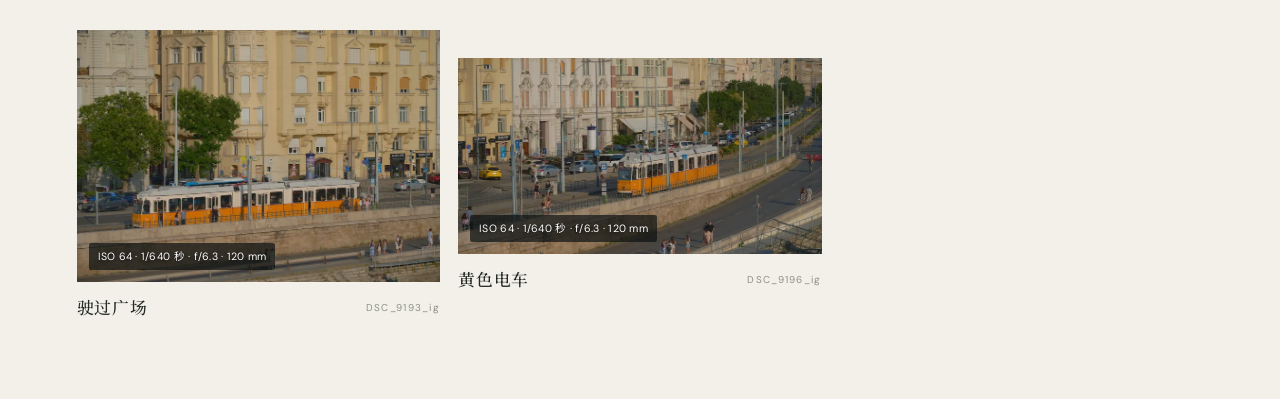
<file: collections/budapest/index.html>
<!doctype html>
<html lang="zh-CN"><head>
    <meta charset="utf-8" />
    <meta name="viewport" content="width=device-width, initial-scale=1" />
    <meta name="theme-color" content="#e1d6c9" />
    <meta name="description" content="城市的天空、河岸与驶过的电车。" />
    <title>布达佩斯 · gao yuan</title>
    <link rel="preconnect" href="https://fonts.googleapis.com" />
    <link rel="preconnect" href="https://fonts.gstatic.com" crossorigin />
    <link href="https://fonts.googleapis.com/css2?family=DM+Sans:wght@400;500;600;700&family=Noto+Sans+SC:wght@300;400;500;600&family=Noto+Serif+SC:wght@400;500;600&display=swap" rel="stylesheet" />
    <link rel="stylesheet" href="../../styles.css?v=20261014-parameters" />
    <script src="../../app.js?v=20261014-parameters" defer></script>
  </head>
<body class="collection-page" data-album="budapest">
  <a class="skip-link" href="#main">跳到内容</a>
  <header class="site-header minimal-header">
    <a class="site-name" href="../../">gao yuan</a>
    <nav class="main-nav" aria-label="主导航">
      <details class="collection-menu" id="collection-menu"><summary>作品集</summary><div class="collection-menu-list" id="album-menu-list"><a href="../../collections/budapest/"><span>布达佩斯</span><small>11 张</small></a>
<a href="../../collections/germany/"><span>德国</span><small>13 张</small></a>
<a href="../../collections/italy/"><span>意大利</span><small>12 张</small></a>
<a href="../../collections/landscapes/"><span>山水风光</span><small>18 张</small></a>
<a href="../../collections/from-plane/"><span>舷窗之外</span><small>9 张</small></a>
<a href="../../collections/all/"><span>全部照片</span><small>63 张</small></a></div></details>
      <a href="../../parameters/">拍摄参数</a>
      </nav>
  </header>
  <main id="main"><section class="archive section-wrap" id="archive" aria-labelledby="archive-title">
    <div class="section-heading archive-heading"><div><p class="section-number">作品集 / budapest</p><h1 id="archive-title">布达佩斯。</h1></div><p id="archive-description">城市的天空、河岸与驶过的电车。</p></div>
    <div id="album-gallery"><div class="album-gallery-top"><a class="album-back" href="../../">← 首页</a><span class="gallery-count" id="gallery-count">11 PHOTOGRAPHS</span></div>
      <div class="gallery-grid" id="gallery-grid"><a class="gallery-card" href="../../photos/previews/budapest/01-detail.webp">
          <span class="image-wrap"><img src="../../photos/previews/budapest/01-thumb.webp" alt="DSC_0053-1" loading="lazy" width="6954" height="4636" />
          <span class="gallery-exposure">拍摄参数未保留</span></span>
          <span class="gallery-card-meta"><strong>DSC_0053-1</strong></span></a><a class="gallery-card" href="../../photos/previews/budapest/02-detail.webp">
          <span class="image-wrap"><img src="../../photos/previews/budapest/02-thumb.webp" alt="DSC_8213" loading="lazy" width="8256" height="5504" />
          <span class="gallery-exposure">ISO 64 · 1/13 秒 · f/8 · 120 mm</span></span>
          <span class="gallery-card-meta"><strong>DSC_8213</strong></span></a><a class="gallery-card" href="../../photos/previews/budapest/03-detail.webp">
          <span class="image-wrap"><img src="../../photos/previews/budapest/03-thumb.webp" alt="DSC_8214" loading="lazy" width="8256" height="5504" />
          <span class="gallery-exposure">ISO 64 · 1/6 秒 · f/8 · 71 mm</span></span>
          <span class="gallery-card-meta"><strong>DSC_8214</strong></span></a><a class="gallery-card" href="../../photos/previews/budapest/04-detail.webp">
          <span class="image-wrap"><img src="../../photos/previews/budapest/04-thumb.webp" alt="DSC_8217" loading="lazy" width="8256" height="5504" />
          <span class="gallery-exposure">ISO 64 · 1/6 秒 · f/8 · 86 mm</span></span>
          <span class="gallery-card-meta"><strong>DSC_8217</strong></span></a><a class="gallery-card" href="../../photos/previews/budapest/05-detail.webp">
          <span class="image-wrap"><img src="../../photos/previews/budapest/05-thumb.webp" alt="DSC_9169_ig_1" loading="lazy" width="8256" height="5504" />
          <span class="gallery-exposure">ISO 64 · 1/400 秒 · f/11 · 120 mm</span></span>
          <span class="gallery-card-meta"><strong>DSC_9169_ig_1</strong></span></a><a class="gallery-card" href="../../photos/previews/budapest/06-detail.webp">
          <span class="image-wrap"><img src="../../photos/previews/budapest/06-thumb.webp" alt="DSC_9171_ig" loading="lazy" width="8256" height="5504" />
          <span class="gallery-exposure">ISO 64 · 1/400 秒 · f/11 · 120 mm</span></span>
          <span class="gallery-card-meta"><strong>DSC_9171_ig</strong></span></a><a class="gallery-card" href="../../photos/previews/budapest/07-detail.webp">
          <span class="image-wrap"><img src="../../photos/previews/budapest/07-thumb.webp" alt="DSC_9172_ig" loading="lazy" width="8256" height="5504" />
          <span class="gallery-exposure">ISO 64 · 1/320 秒 · f/11 · 120 mm</span></span>
          <span class="gallery-card-meta"><strong>DSC_9172_ig</strong></span></a><a class="gallery-card" href="../../photos/previews/budapest/08-detail.webp">
          <span class="image-wrap"><img src="../../photos/previews/budapest/08-thumb.webp" alt="DSC_9176_ig" loading="lazy" width="8256" height="5504" />
          <span class="gallery-exposure">ISO 64 · 1/200 秒 · f/11 · 120 mm</span></span>
          <span class="gallery-card-meta"><strong>DSC_9176_ig</strong></span></a><a class="gallery-card" href="../../photos/previews/budapest/09-detail.webp">
          <span class="image-wrap"><img src="../../photos/previews/budapest/09-thumb.webp" alt="DSC_9188_ig" loading="lazy" width="8256" height="5504" />
          <span class="gallery-exposure">ISO 64 · 1/200 秒 · f/8 · 99 mm</span></span>
          <span class="gallery-card-meta"><strong>DSC_9188_ig</strong></span></a><a class="gallery-card" href="../../photos/previews/budapest/10-detail.webp">
          <span class="image-wrap"><img src="../../photos/previews/budapest/10-thumb.webp" alt="DSC_9193_ig" loading="lazy" width="8256" height="5504" />
          <span class="gallery-exposure">ISO 64 · 1/640 秒 · f/6.3 · 120 mm</span></span>
          <span class="gallery-card-meta"><strong>DSC_9193_ig</strong></span></a><a class="gallery-card" href="../../photos/previews/budapest/11-detail.webp">
          <span class="image-wrap"><img src="../../photos/previews/budapest/11-thumb.webp" alt="DSC_9196_ig" loading="lazy" width="8256" height="5504" />
          <span class="gallery-exposure">ISO 64 · 1/640 秒 · f/6.3 · 120 mm</span></span>
          <span class="gallery-card-meta"><strong>DSC_9196_ig</strong></span></a></div>
    </div>
  </section></main>
  <dialog class="lightbox" id="lightbox" aria-label="照片大图">
      <button class="lightbox-close" id="lightbox-close" type="button" aria-label="关闭大图">×</button>
      <div class="lightbox-tools" aria-label="照片缩放控制">
        <button id="lightbox-zoom" type="button" aria-pressed="false">查看细节</button>
        <button id="lightbox-minus" type="button" aria-label="缩小照片" disabled>−</button>
        <span id="lightbox-zoom-level" aria-live="polite">适应屏幕</span>
        <button id="lightbox-plus" type="button" aria-label="放大照片" disabled>+</button>
      </div>
      <button class="lightbox-arrow prev" id="lightbox-prev" type="button" aria-label="上一张照片">←</button>
      <figure><div class="lightbox-stage" id="lightbox-stage"><div class="lightbox-image-wrap"><img id="lightbox-image" alt="" draggable="false" /><span class="lightbox-exposure" id="lightbox-exposure"></span></div></div><figcaption><span><b id="lightbox-title"></b><small id="lightbox-file"></small><small id="lightbox-gear"></small></span><span id="lightbox-position"></span></figcaption></figure>
      <button class="lightbox-arrow next" id="lightbox-next" type="button" aria-label="下一张照片">→</button>
    </dialog>
</body></html>
</file>
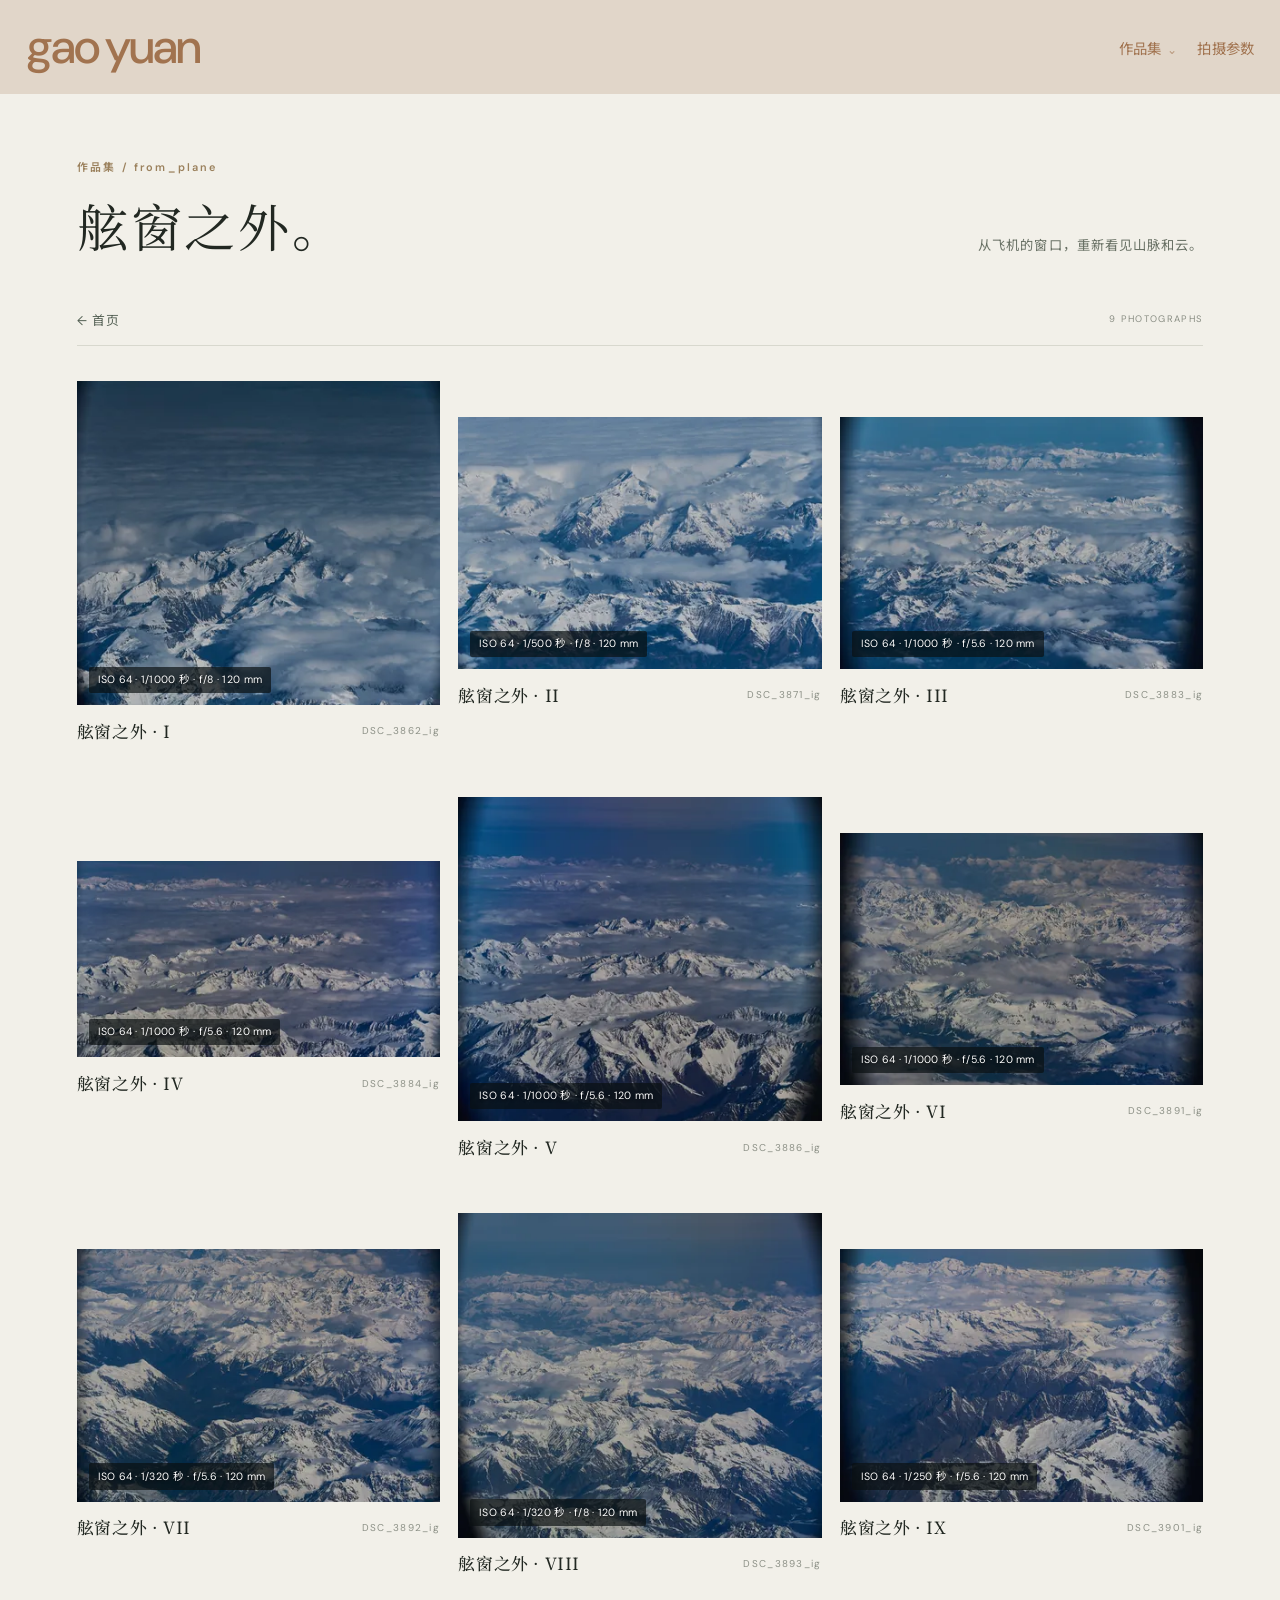
<file: collections/from-plane/index.html>
<!doctype html>
<html lang="zh-CN"><head>
    <meta charset="utf-8" />
    <meta name="viewport" content="width=device-width, initial-scale=1" />
    <meta name="theme-color" content="#e1d6c9" />
    <meta name="description" content="从飞机的窗口，重新看见山脉和云。" />
    <title>舷窗之外 · gao yuan</title>
    <link rel="preconnect" href="https://fonts.googleapis.com" />
    <link rel="preconnect" href="https://fonts.gstatic.com" crossorigin />
    <link href="https://fonts.googleapis.com/css2?family=DM+Sans:wght@400;500;600;700&family=Noto+Sans+SC:wght@300;400;500;600&family=Noto+Serif+SC:wght@400;500;600&display=swap" rel="stylesheet" />
    <link rel="stylesheet" href="../../styles.css?v=20261014-parameters" />
    <script src="../../app.js?v=20261014-parameters" defer></script>
  </head>
<body class="collection-page" data-album="from_plane">
  <a class="skip-link" href="#main">跳到内容</a>
  <header class="site-header minimal-header">
    <a class="site-name" href="../../">gao yuan</a>
    <nav class="main-nav" aria-label="主导航">
      <details class="collection-menu" id="collection-menu"><summary>作品集</summary><div class="collection-menu-list" id="album-menu-list"><a href="../../collections/budapest/"><span>布达佩斯</span><small>11 张</small></a>
<a href="../../collections/germany/"><span>德国</span><small>13 张</small></a>
<a href="../../collections/italy/"><span>意大利</span><small>12 张</small></a>
<a href="../../collections/landscapes/"><span>山水风光</span><small>18 张</small></a>
<a href="../../collections/from-plane/"><span>舷窗之外</span><small>9 张</small></a>
<a href="../../collections/all/"><span>全部照片</span><small>63 张</small></a></div></details>
      <a href="../../parameters/">拍摄参数</a>
      </nav>
  </header>
  <main id="main"><section class="archive section-wrap" id="archive" aria-labelledby="archive-title">
    <div class="section-heading archive-heading"><div><p class="section-number">作品集 / from_plane</p><h1 id="archive-title">舷窗之外。</h1></div><p id="archive-description">从飞机的窗口，重新看见山脉和云。</p></div>
    <div id="album-gallery"><div class="album-gallery-top"><a class="album-back" href="../../">← 首页</a><span class="gallery-count" id="gallery-count">9 PHOTOGRAPHS</span></div>
      <div class="gallery-grid" id="gallery-grid"><a class="gallery-card" href="../../photos/previews/from_plane/01-detail.webp">
          <span class="image-wrap"><img src="../../photos/previews/from_plane/01-thumb.webp" alt="DSC_3862_ig" loading="lazy" width="4926" height="7390" />
          <span class="gallery-exposure">ISO 64 · 1/1000 秒 · f/8 · 120 mm</span></span>
          <span class="gallery-card-meta"><strong>DSC_3862_ig</strong></span></a><a class="gallery-card" href="../../photos/previews/from_plane/02-detail.webp">
          <span class="image-wrap"><img src="../../photos/previews/from_plane/02-thumb.webp" alt="DSC_3871_ig" loading="lazy" width="4877" height="7316" />
          <span class="gallery-exposure">ISO 64 · 1/500 秒 · f/8 · 120 mm</span></span>
          <span class="gallery-card-meta"><strong>DSC_3871_ig</strong></span></a><a class="gallery-card" href="../../photos/previews/from_plane/03-detail.webp">
          <span class="image-wrap"><img src="../../photos/previews/from_plane/03-thumb.webp" alt="DSC_3883_ig" loading="lazy" width="5504" height="8256" />
          <span class="gallery-exposure">ISO 64 · 1/1000 秒 · f/5.6 · 120 mm</span></span>
          <span class="gallery-card-meta"><strong>DSC_3883_ig</strong></span></a><a class="gallery-card" href="../../photos/previews/from_plane/04-detail.webp">
          <span class="image-wrap"><img src="../../photos/previews/from_plane/04-thumb.webp" alt="DSC_3884_ig" loading="lazy" width="5084" height="7626" />
          <span class="gallery-exposure">ISO 64 · 1/1000 秒 · f/5.6 · 120 mm</span></span>
          <span class="gallery-card-meta"><strong>DSC_3884_ig</strong></span></a><a class="gallery-card" href="../../photos/previews/from_plane/05-detail.webp">
          <span class="image-wrap"><img src="../../photos/previews/from_plane/05-thumb.webp" alt="DSC_3886_ig" loading="lazy" width="4863" height="7295" />
          <span class="gallery-exposure">ISO 64 · 1/1000 秒 · f/5.6 · 120 mm</span></span>
          <span class="gallery-card-meta"><strong>DSC_3886_ig</strong></span></a><a class="gallery-card" href="../../photos/previews/from_plane/06-detail.webp">
          <span class="image-wrap"><img src="../../photos/previews/from_plane/06-thumb.webp" alt="DSC_3891_ig" loading="lazy" width="5050" height="7574" />
          <span class="gallery-exposure">ISO 64 · 1/1000 秒 · f/5.6 · 120 mm</span></span>
          <span class="gallery-card-meta"><strong>DSC_3891_ig</strong></span></a><a class="gallery-card" href="../../photos/previews/from_plane/07-detail.webp">
          <span class="image-wrap"><img src="../../photos/previews/from_plane/07-thumb.webp" alt="DSC_3892_ig" loading="lazy" width="4705" height="7058" />
          <span class="gallery-exposure">ISO 64 · 1/320 秒 · f/5.6 · 120 mm</span></span>
          <span class="gallery-card-meta"><strong>DSC_3892_ig</strong></span></a><a class="gallery-card" href="../../photos/previews/from_plane/08-detail.webp">
          <span class="image-wrap"><img src="../../photos/previews/from_plane/08-thumb.webp" alt="DSC_3893_ig" loading="lazy" width="4825" height="7238" />
          <span class="gallery-exposure">ISO 64 · 1/320 秒 · f/8 · 120 mm</span></span>
          <span class="gallery-card-meta"><strong>DSC_3893_ig</strong></span></a><a class="gallery-card" href="../../photos/previews/from_plane/09-detail.webp">
          <span class="image-wrap"><img src="../../photos/previews/from_plane/09-thumb.webp" alt="DSC_3901_ig" loading="lazy" width="5504" height="8256" />
          <span class="gallery-exposure">ISO 64 · 1/250 秒 · f/5.6 · 120 mm</span></span>
          <span class="gallery-card-meta"><strong>DSC_3901_ig</strong></span></a></div>
    </div>
  </section></main>
  <dialog class="lightbox" id="lightbox" aria-label="照片大图">
      <button class="lightbox-close" id="lightbox-close" type="button" aria-label="关闭大图">×</button>
      <div class="lightbox-tools" aria-label="照片缩放控制">
        <button id="lightbox-zoom" type="button" aria-pressed="false">查看细节</button>
        <button id="lightbox-minus" type="button" aria-label="缩小照片" disabled>−</button>
        <span id="lightbox-zoom-level" aria-live="polite">适应屏幕</span>
        <button id="lightbox-plus" type="button" aria-label="放大照片" disabled>+</button>
      </div>
      <button class="lightbox-arrow prev" id="lightbox-prev" type="button" aria-label="上一张照片">←</button>
      <figure><div class="lightbox-stage" id="lightbox-stage"><div class="lightbox-image-wrap"><img id="lightbox-image" alt="" draggable="false" /><span class="lightbox-exposure" id="lightbox-exposure"></span></div></div><figcaption><span><b id="lightbox-title"></b><small id="lightbox-file"></small><small id="lightbox-gear"></small></span><span id="lightbox-position"></span></figcaption></figure>
      <button class="lightbox-arrow next" id="lightbox-next" type="button" aria-label="下一张照片">→</button>
    </dialog>
</body></html>
</file>
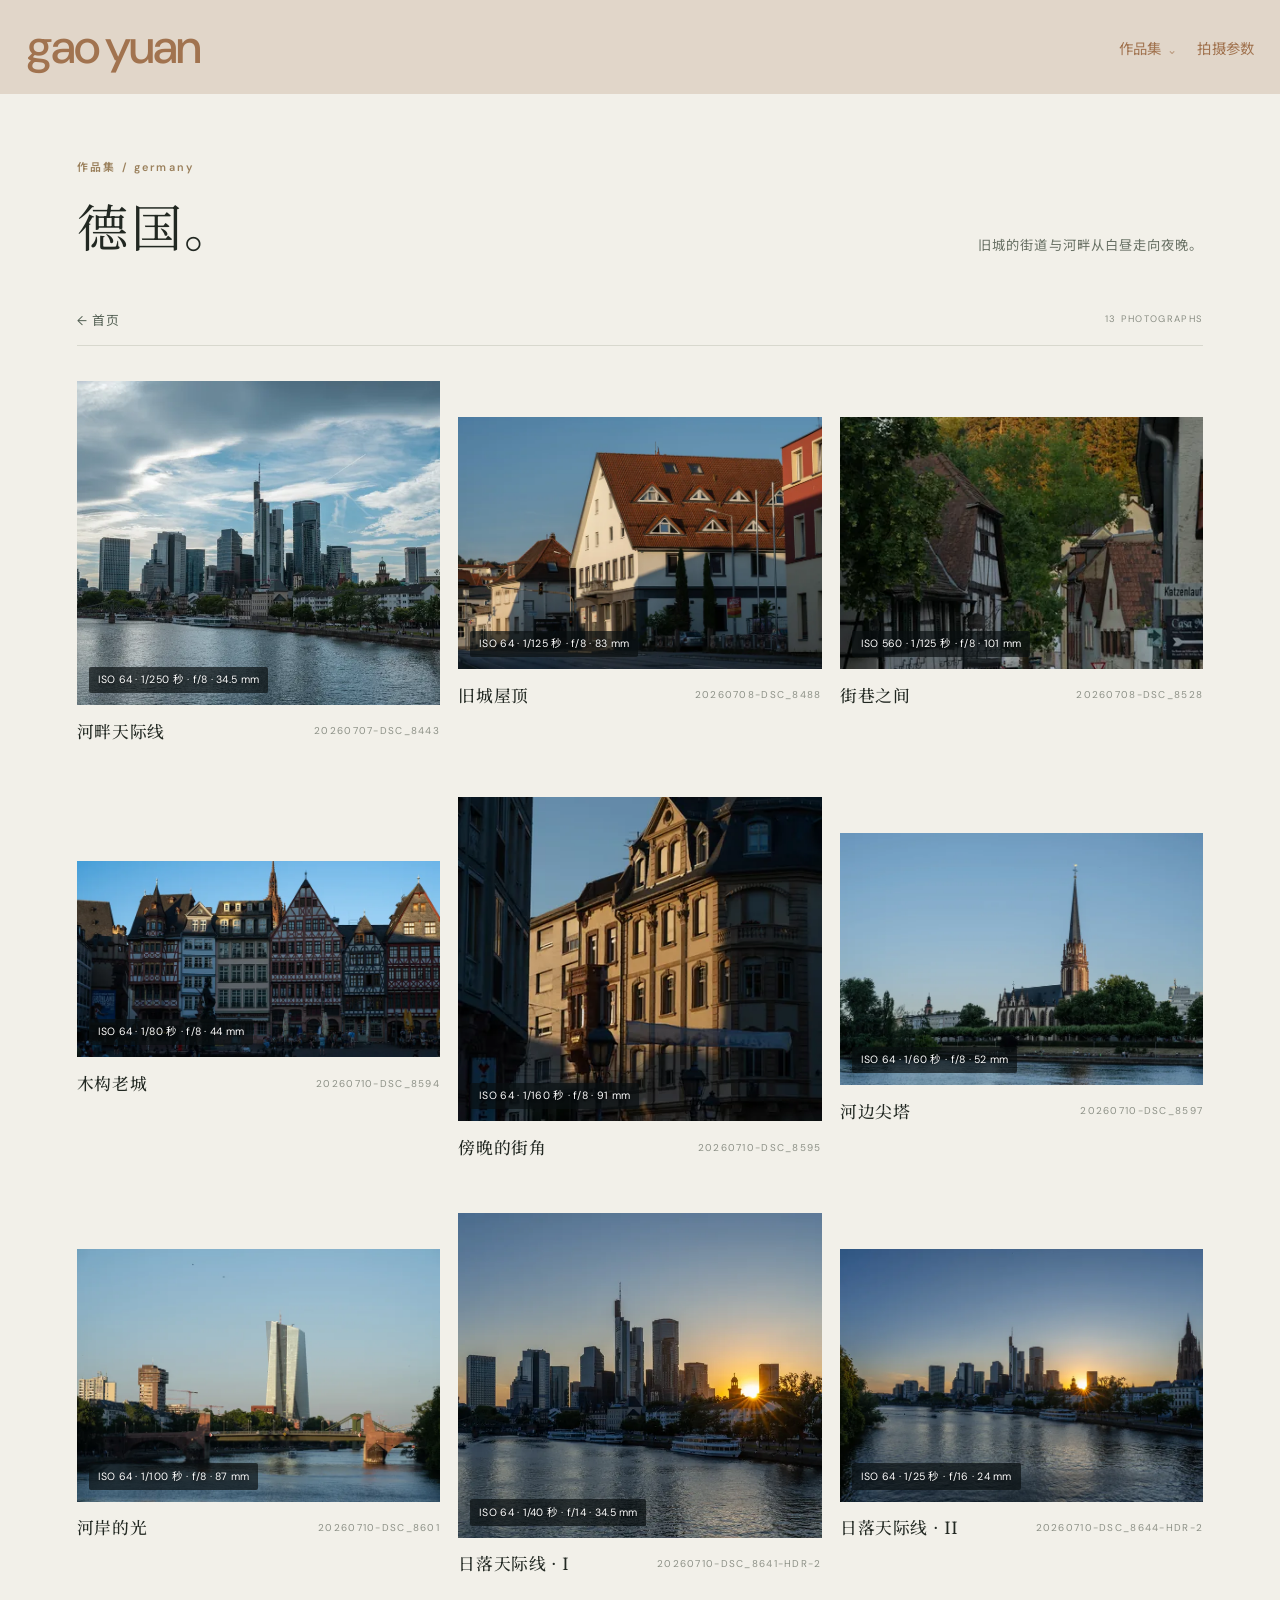
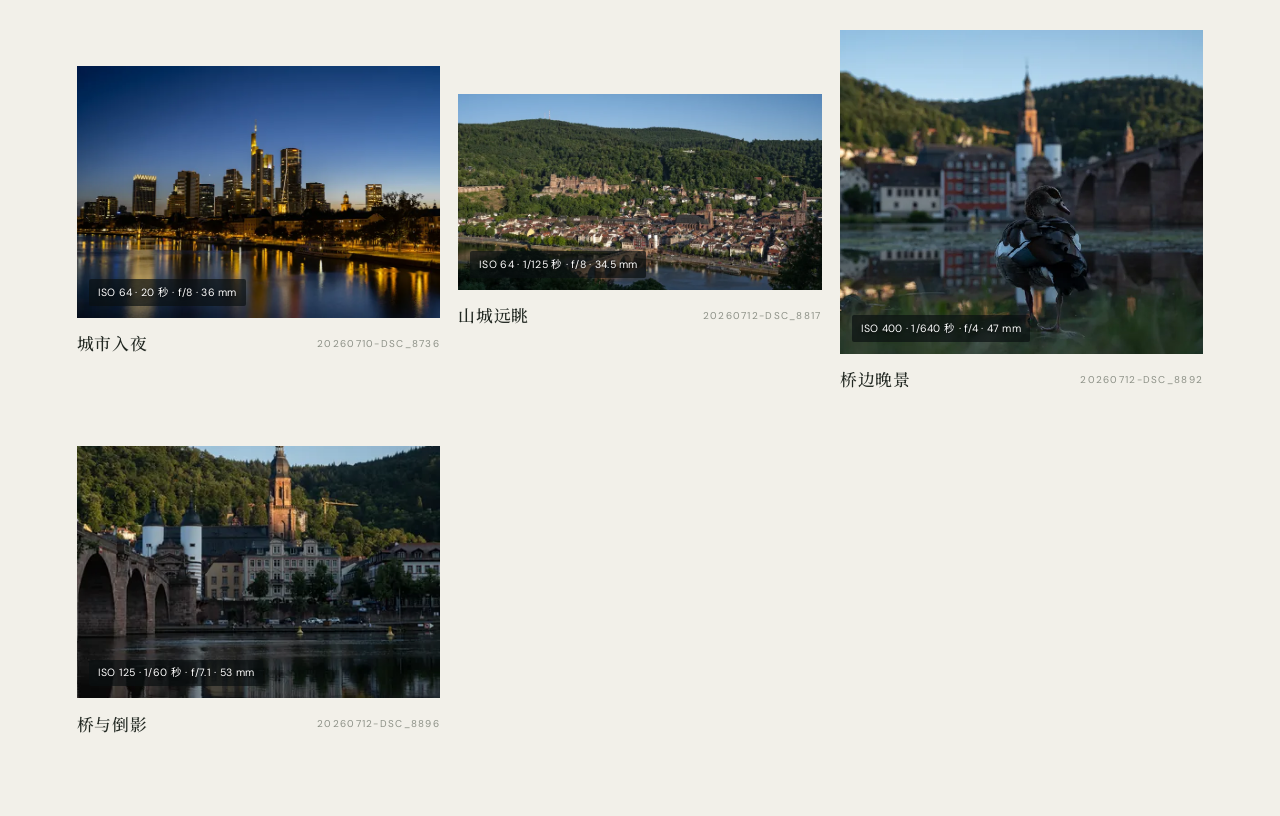
<file: collections/germany/index.html>
<!doctype html>
<html lang="zh-CN"><head>
    <meta charset="utf-8" />
    <meta name="viewport" content="width=device-width, initial-scale=1" />
    <meta name="theme-color" content="#e1d6c9" />
    <meta name="description" content="旧城的街道与河畔从白昼走向夜晚。" />
    <title>德国 · gao yuan</title>
    <link rel="preconnect" href="https://fonts.googleapis.com" />
    <link rel="preconnect" href="https://fonts.gstatic.com" crossorigin />
    <link href="https://fonts.googleapis.com/css2?family=DM+Sans:wght@400;500;600;700&family=Noto+Sans+SC:wght@300;400;500;600&family=Noto+Serif+SC:wght@400;500;600&display=swap" rel="stylesheet" />
    <link rel="stylesheet" href="../../styles.css?v=20261014-parameters" />
    <script src="../../app.js?v=20261014-parameters" defer></script>
  </head>
<body class="collection-page" data-album="germany">
  <a class="skip-link" href="#main">跳到内容</a>
  <header class="site-header minimal-header">
    <a class="site-name" href="../../">gao yuan</a>
    <nav class="main-nav" aria-label="主导航">
      <details class="collection-menu" id="collection-menu"><summary>作品集</summary><div class="collection-menu-list" id="album-menu-list"><a href="../../collections/budapest/"><span>布达佩斯</span><small>11 张</small></a>
<a href="../../collections/germany/"><span>德国</span><small>13 张</small></a>
<a href="../../collections/italy/"><span>意大利</span><small>12 张</small></a>
<a href="../../collections/landscapes/"><span>山水风光</span><small>18 张</small></a>
<a href="../../collections/from-plane/"><span>舷窗之外</span><small>9 张</small></a>
<a href="../../collections/all/"><span>全部照片</span><small>63 张</small></a></div></details>
      <a href="../../parameters/">拍摄参数</a>
      </nav>
  </header>
  <main id="main"><section class="archive section-wrap" id="archive" aria-labelledby="archive-title">
    <div class="section-heading archive-heading"><div><p class="section-number">作品集 / germany</p><h1 id="archive-title">德国。</h1></div><p id="archive-description">旧城的街道与河畔从白昼走向夜晚。</p></div>
    <div id="album-gallery"><div class="album-gallery-top"><a class="album-back" href="../../">← 首页</a><span class="gallery-count" id="gallery-count">13 PHOTOGRAPHS</span></div>
      <div class="gallery-grid" id="gallery-grid"><a class="gallery-card" href="../../photos/previews/germany/01-detail.webp">
          <span class="image-wrap"><img src="../../photos/previews/germany/01-thumb.webp" alt="20260707-DSC_8443" loading="lazy" width="8256" height="5160" />
          <span class="gallery-exposure">ISO 64 · 1/250 秒 · f/8 · 34.5 mm</span></span>
          <span class="gallery-card-meta"><strong>20260707-DSC_8443</strong></span></a><a class="gallery-card" href="../../photos/previews/germany/02-detail.webp">
          <span class="image-wrap"><img src="../../photos/previews/germany/02-thumb.webp" alt="20260708-DSC_8488" loading="lazy" width="7709" height="5139" />
          <span class="gallery-exposure">ISO 64 · 1/125 秒 · f/8 · 83 mm</span></span>
          <span class="gallery-card-meta"><strong>20260708-DSC_8488</strong></span></a><a class="gallery-card" href="../../photos/previews/germany/03-detail.webp">
          <span class="image-wrap"><img src="../../photos/previews/germany/03-thumb.webp" alt="20260708-DSC_8528" loading="lazy" width="5504" height="8256" />
          <span class="gallery-exposure">ISO 560 · 1/125 秒 · f/8 · 101 mm</span></span>
          <span class="gallery-card-meta"><strong>20260708-DSC_8528</strong></span></a><a class="gallery-card" href="../../photos/previews/germany/04-detail.webp">
          <span class="image-wrap"><img src="../../photos/previews/germany/04-thumb.webp" alt="20260710-DSC_8594" loading="lazy" width="8256" height="5504" />
          <span class="gallery-exposure">ISO 64 · 1/80 秒 · f/8 · 44 mm</span></span>
          <span class="gallery-card-meta"><strong>20260710-DSC_8594</strong></span></a><a class="gallery-card" href="../../photos/previews/germany/05-detail.webp">
          <span class="image-wrap"><img src="../../photos/previews/germany/05-thumb.webp" alt="20260710-DSC_8595" loading="lazy" width="5504" height="8256" />
          <span class="gallery-exposure">ISO 64 · 1/160 秒 · f/8 · 91 mm</span></span>
          <span class="gallery-card-meta"><strong>20260710-DSC_8595</strong></span></a><a class="gallery-card" href="../../photos/previews/germany/06-detail.webp">
          <span class="image-wrap"><img src="../../photos/previews/germany/06-thumb.webp" alt="20260710-DSC_8597" loading="lazy" width="8256" height="5504" />
          <span class="gallery-exposure">ISO 64 · 1/60 秒 · f/8 · 52 mm</span></span>
          <span class="gallery-card-meta"><strong>20260710-DSC_8597</strong></span></a><a class="gallery-card" href="../../photos/previews/germany/07-detail.webp">
          <span class="image-wrap"><img src="../../photos/previews/germany/07-thumb.webp" alt="20260710-DSC_8601" loading="lazy" width="8256" height="5504" />
          <span class="gallery-exposure">ISO 64 · 1/100 秒 · f/8 · 87 mm</span></span>
          <span class="gallery-card-meta"><strong>20260710-DSC_8601</strong></span></a><a class="gallery-card" href="../../photos/previews/germany/08-detail.webp">
          <span class="image-wrap"><img src="../../photos/previews/germany/08-thumb.webp" alt="20260710-DSC_8641-HDR-2" loading="lazy" width="8256" height="5504" />
          <span class="gallery-exposure">ISO 64 · 1/40 秒 · f/14 · 34.5 mm</span></span>
          <span class="gallery-card-meta"><strong>20260710-DSC_8641-HDR-2</strong></span></a><a class="gallery-card" href="../../photos/previews/germany/09-detail.webp">
          <span class="image-wrap"><img src="../../photos/previews/germany/09-thumb.webp" alt="20260710-DSC_8644-HDR-2" loading="lazy" width="8256" height="5504" />
          <span class="gallery-exposure">ISO 64 · 1/25 秒 · f/16 · 24 mm</span></span>
          <span class="gallery-card-meta"><strong>20260710-DSC_8644-HDR-2</strong></span></a><a class="gallery-card" href="../../photos/previews/germany/10-detail.webp">
          <span class="image-wrap"><img src="../../photos/previews/germany/10-thumb.webp" alt="20260710-DSC_8736" loading="lazy" width="8256" height="5504" />
          <span class="gallery-exposure">ISO 64 · 20 秒 · f/8 · 36 mm</span></span>
          <span class="gallery-card-meta"><strong>20260710-DSC_8736</strong></span></a><a class="gallery-card" href="../../photos/previews/germany/11-detail.webp">
          <span class="image-wrap"><img src="../../photos/previews/germany/11-thumb.webp" alt="20260712-DSC_8817" loading="lazy" width="8256" height="5504" />
          <span class="gallery-exposure">ISO 64 · 1/125 秒 · f/8 · 34.5 mm</span></span>
          <span class="gallery-card-meta"><strong>20260712-DSC_8817</strong></span></a><a class="gallery-card" href="../../photos/previews/germany/12-detail.webp">
          <span class="image-wrap"><img src="../../photos/previews/germany/12-thumb.webp" alt="20260712-DSC_8892" loading="lazy" width="8256" height="5504" />
          <span class="gallery-exposure">ISO 400 · 1/640 秒 · f/4 · 47 mm</span></span>
          <span class="gallery-card-meta"><strong>20260712-DSC_8892</strong></span></a><a class="gallery-card" href="../../photos/previews/germany/13-detail.webp">
          <span class="image-wrap"><img src="../../photos/previews/germany/13-thumb.webp" alt="20260712-DSC_8896" loading="lazy" width="5504" height="8256" />
          <span class="gallery-exposure">ISO 125 · 1/60 秒 · f/7.1 · 53 mm</span></span>
          <span class="gallery-card-meta"><strong>20260712-DSC_8896</strong></span></a></div>
    </div>
  </section></main>
  <dialog class="lightbox" id="lightbox" aria-label="照片大图">
      <button class="lightbox-close" id="lightbox-close" type="button" aria-label="关闭大图">×</button>
      <div class="lightbox-tools" aria-label="照片缩放控制">
        <button id="lightbox-zoom" type="button" aria-pressed="false">查看细节</button>
        <button id="lightbox-minus" type="button" aria-label="缩小照片" disabled>−</button>
        <span id="lightbox-zoom-level" aria-live="polite">适应屏幕</span>
        <button id="lightbox-plus" type="button" aria-label="放大照片" disabled>+</button>
      </div>
      <button class="lightbox-arrow prev" id="lightbox-prev" type="button" aria-label="上一张照片">←</button>
      <figure><div class="lightbox-stage" id="lightbox-stage"><div class="lightbox-image-wrap"><img id="lightbox-image" alt="" draggable="false" /><span class="lightbox-exposure" id="lightbox-exposure"></span></div></div><figcaption><span><b id="lightbox-title"></b><small id="lightbox-file"></small><small id="lightbox-gear"></small></span><span id="lightbox-position"></span></figcaption></figure>
      <button class="lightbox-arrow next" id="lightbox-next" type="button" aria-label="下一张照片">→</button>
    </dialog>
</body></html>
</file>
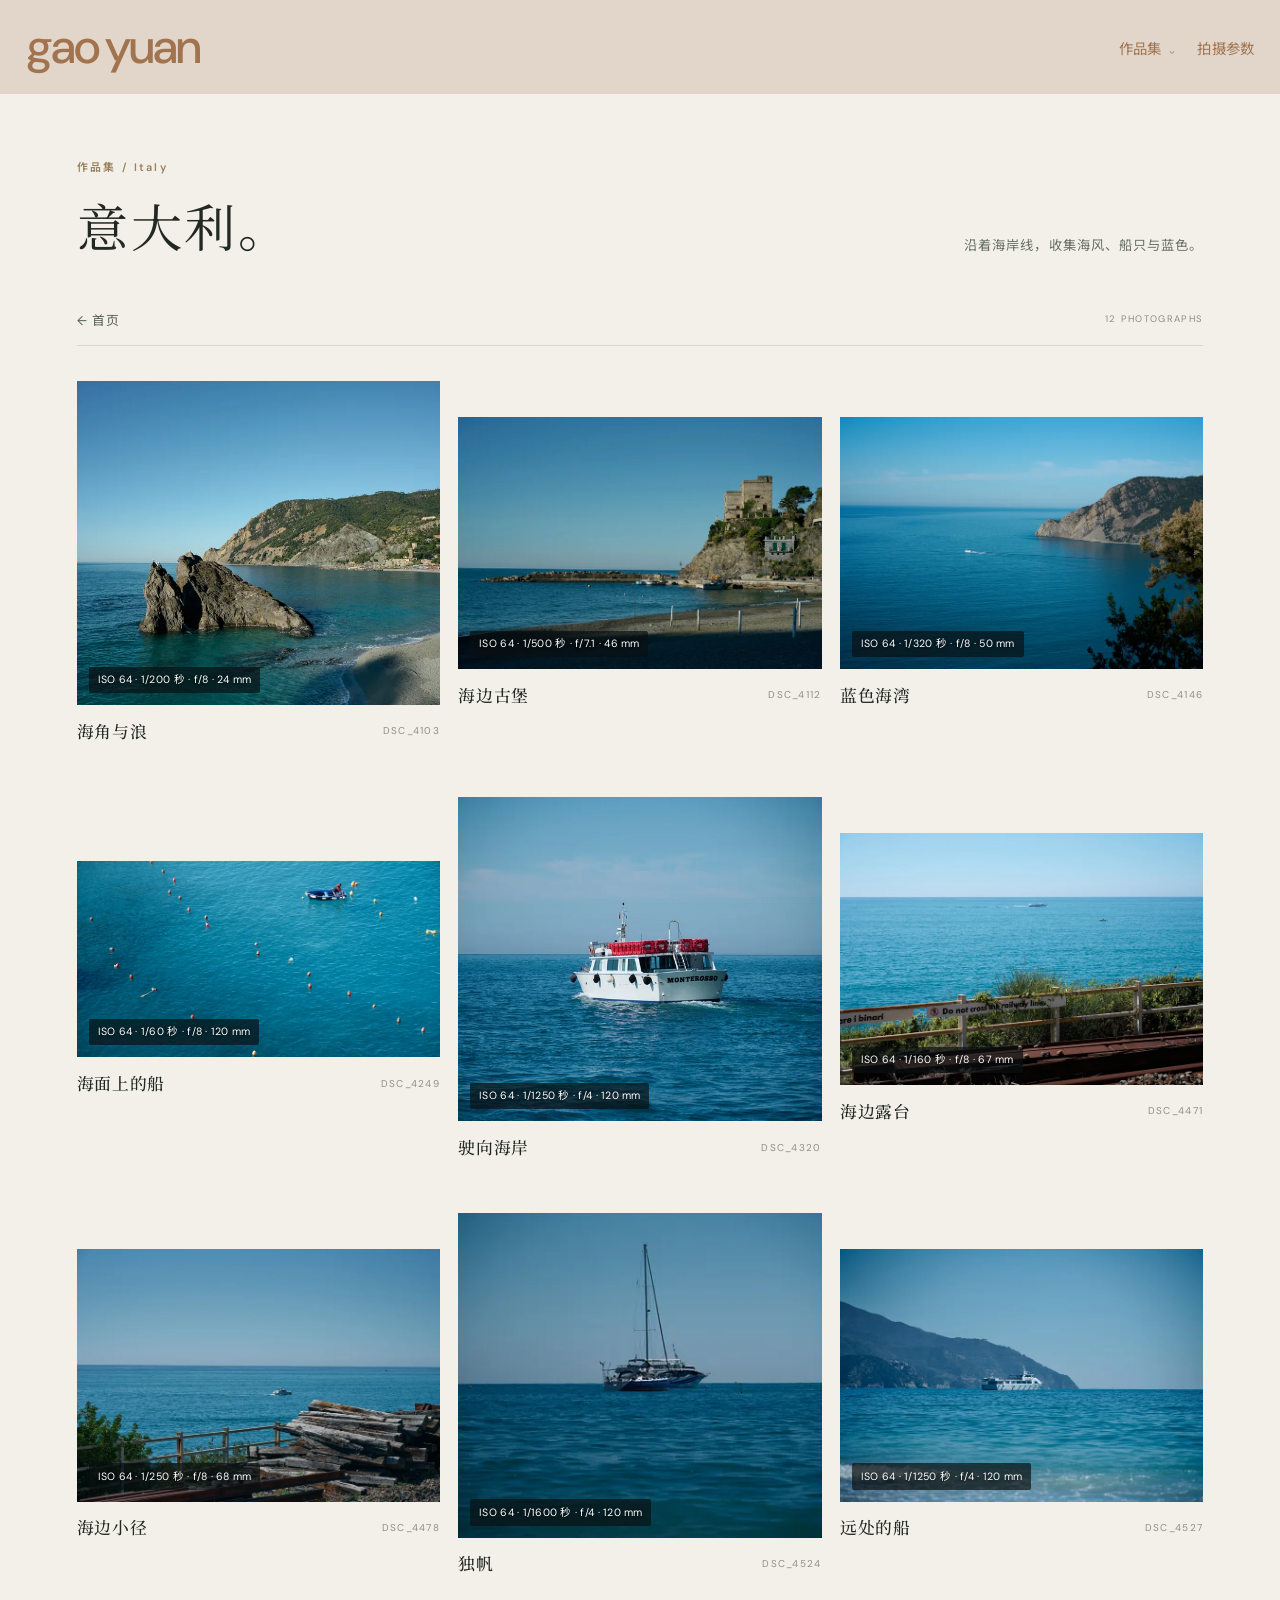
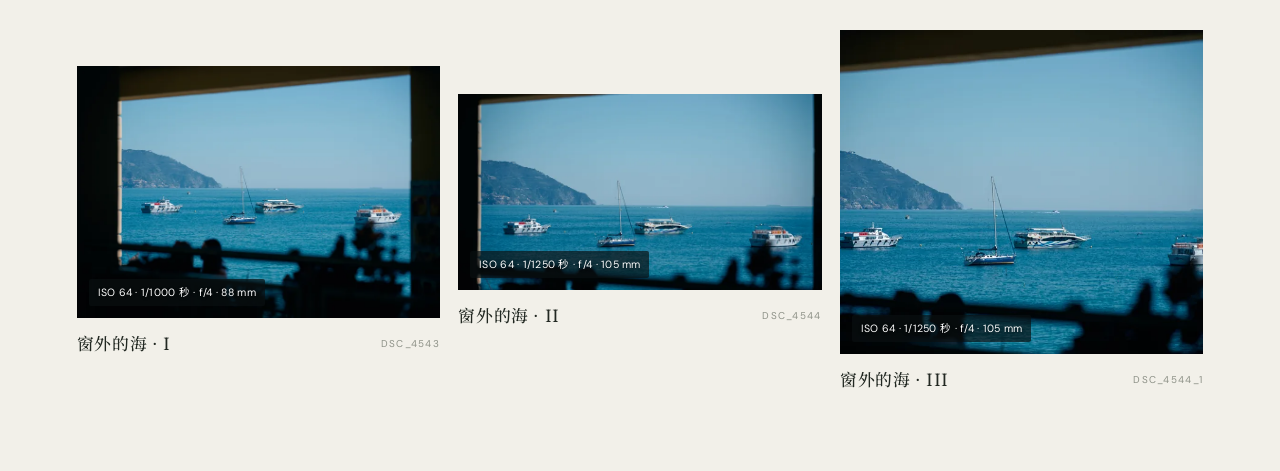
<file: collections/italy/index.html>
<!doctype html>
<html lang="zh-CN"><head>
    <meta charset="utf-8" />
    <meta name="viewport" content="width=device-width, initial-scale=1" />
    <meta name="theme-color" content="#e1d6c9" />
    <meta name="description" content="沿着海岸线，收集海风、船只与蓝色。" />
    <title>意大利 · gao yuan</title>
    <link rel="preconnect" href="https://fonts.googleapis.com" />
    <link rel="preconnect" href="https://fonts.gstatic.com" crossorigin />
    <link href="https://fonts.googleapis.com/css2?family=DM+Sans:wght@400;500;600;700&family=Noto+Sans+SC:wght@300;400;500;600&family=Noto+Serif+SC:wght@400;500;600&display=swap" rel="stylesheet" />
    <link rel="stylesheet" href="../../styles.css?v=20261014-parameters" />
    <script src="../../app.js?v=20261014-parameters" defer></script>
  </head>
<body class="collection-page" data-album="Italy">
  <a class="skip-link" href="#main">跳到内容</a>
  <header class="site-header minimal-header">
    <a class="site-name" href="../../">gao yuan</a>
    <nav class="main-nav" aria-label="主导航">
      <details class="collection-menu" id="collection-menu"><summary>作品集</summary><div class="collection-menu-list" id="album-menu-list"><a href="../../collections/budapest/"><span>布达佩斯</span><small>11 张</small></a>
<a href="../../collections/germany/"><span>德国</span><small>13 张</small></a>
<a href="../../collections/italy/"><span>意大利</span><small>12 张</small></a>
<a href="../../collections/landscapes/"><span>山水风光</span><small>18 张</small></a>
<a href="../../collections/from-plane/"><span>舷窗之外</span><small>9 张</small></a>
<a href="../../collections/all/"><span>全部照片</span><small>63 张</small></a></div></details>
      <a href="../../parameters/">拍摄参数</a>
      </nav>
  </header>
  <main id="main"><section class="archive section-wrap" id="archive" aria-labelledby="archive-title">
    <div class="section-heading archive-heading"><div><p class="section-number">作品集 / Italy</p><h1 id="archive-title">意大利。</h1></div><p id="archive-description">沿着海岸线，收集海风、船只与蓝色。</p></div>
    <div id="album-gallery"><div class="album-gallery-top"><a class="album-back" href="../../">← 首页</a><span class="gallery-count" id="gallery-count">12 PHOTOGRAPHS</span></div>
      <div class="gallery-grid" id="gallery-grid"><a class="gallery-card" href="../../photos/previews/Italy/01-detail.webp">
          <span class="image-wrap"><img src="../../photos/previews/Italy/01-thumb.webp" alt="DSC_4103" loading="lazy" width="8256" height="5504" />
          <span class="gallery-exposure">ISO 64 · 1/200 秒 · f/8 · 24 mm</span></span>
          <span class="gallery-card-meta"><strong>DSC_4103</strong></span></a><a class="gallery-card" href="../../photos/previews/Italy/02-detail.webp">
          <span class="image-wrap"><img src="../../photos/previews/Italy/02-thumb.webp" alt="DSC_4112" loading="lazy" width="8256" height="5504" />
          <span class="gallery-exposure">ISO 64 · 1/500 秒 · f/7.1 · 46 mm</span></span>
          <span class="gallery-card-meta"><strong>DSC_4112</strong></span></a><a class="gallery-card" href="../../photos/previews/Italy/03-detail.webp">
          <span class="image-wrap"><img src="../../photos/previews/Italy/03-thumb.webp" alt="DSC_4146" loading="lazy" width="8256" height="5504" />
          <span class="gallery-exposure">ISO 64 · 1/320 秒 · f/8 · 50 mm</span></span>
          <span class="gallery-card-meta"><strong>DSC_4146</strong></span></a><a class="gallery-card" href="../../photos/previews/Italy/04-detail.webp">
          <span class="image-wrap"><img src="../../photos/previews/Italy/04-thumb.webp" alt="DSC_4249" loading="lazy" width="8256" height="5504" />
          <span class="gallery-exposure">ISO 64 · 1/60 秒 · f/8 · 120 mm</span></span>
          <span class="gallery-card-meta"><strong>DSC_4249</strong></span></a><a class="gallery-card" href="../../photos/previews/Italy/05-detail.webp">
          <span class="image-wrap"><img src="../../photos/previews/Italy/05-thumb.webp" alt="DSC_4320" loading="lazy" width="8183" height="5455" />
          <span class="gallery-exposure">ISO 64 · 1/1250 秒 · f/4 · 120 mm</span></span>
          <span class="gallery-card-meta"><strong>DSC_4320</strong></span></a><a class="gallery-card" href="../../photos/previews/Italy/06-detail.webp">
          <span class="image-wrap"><img src="../../photos/previews/Italy/06-thumb.webp" alt="DSC_4471" loading="lazy" width="8256" height="5504" />
          <span class="gallery-exposure">ISO 64 · 1/160 秒 · f/8 · 67 mm</span></span>
          <span class="gallery-card-meta"><strong>DSC_4471</strong></span></a><a class="gallery-card" href="../../photos/previews/Italy/07-detail.webp">
          <span class="image-wrap"><img src="../../photos/previews/Italy/07-thumb.webp" alt="DSC_4478" loading="lazy" width="8256" height="5504" />
          <span class="gallery-exposure">ISO 64 · 1/250 秒 · f/8 · 68 mm</span></span>
          <span class="gallery-card-meta"><strong>DSC_4478</strong></span></a><a class="gallery-card" href="../../photos/previews/Italy/08-detail.webp">
          <span class="image-wrap"><img src="../../photos/previews/Italy/08-thumb.webp" alt="DSC_4524" loading="lazy" width="5504" height="8256" />
          <span class="gallery-exposure">ISO 64 · 1/1600 秒 · f/4 · 120 mm</span></span>
          <span class="gallery-card-meta"><strong>DSC_4524</strong></span></a><a class="gallery-card" href="../../photos/previews/Italy/09-detail.webp">
          <span class="image-wrap"><img src="../../photos/previews/Italy/09-thumb.webp" alt="DSC_4527" loading="lazy" width="8256" height="5504" />
          <span class="gallery-exposure">ISO 64 · 1/1250 秒 · f/4 · 120 mm</span></span>
          <span class="gallery-card-meta"><strong>DSC_4527</strong></span></a><a class="gallery-card" href="../../photos/previews/Italy/10-detail.webp">
          <span class="image-wrap"><img src="../../photos/previews/Italy/10-thumb.webp" alt="DSC_4543" loading="lazy" width="8256" height="5504" />
          <span class="gallery-exposure">ISO 64 · 1/1000 秒 · f/4 · 88 mm</span></span>
          <span class="gallery-card-meta"><strong>DSC_4543</strong></span></a><a class="gallery-card" href="../../photos/previews/Italy/11-detail.webp">
          <span class="image-wrap"><img src="../../photos/previews/Italy/11-thumb.webp" alt="DSC_4544" loading="lazy" width="8256" height="5504" />
          <span class="gallery-exposure">ISO 64 · 1/1250 秒 · f/4 · 105 mm</span></span>
          <span class="gallery-card-meta"><strong>DSC_4544</strong></span></a><a class="gallery-card" href="../../photos/previews/Italy/12-detail.webp">
          <span class="image-wrap"><img src="../../photos/previews/Italy/12-thumb.webp" alt="DSC_4544_1" loading="lazy" width="8256" height="5504" />
          <span class="gallery-exposure">ISO 64 · 1/1250 秒 · f/4 · 105 mm</span></span>
          <span class="gallery-card-meta"><strong>DSC_4544_1</strong></span></a></div>
    </div>
  </section></main>
  <dialog class="lightbox" id="lightbox" aria-label="照片大图">
      <button class="lightbox-close" id="lightbox-close" type="button" aria-label="关闭大图">×</button>
      <div class="lightbox-tools" aria-label="照片缩放控制">
        <button id="lightbox-zoom" type="button" aria-pressed="false">查看细节</button>
        <button id="lightbox-minus" type="button" aria-label="缩小照片" disabled>−</button>
        <span id="lightbox-zoom-level" aria-live="polite">适应屏幕</span>
        <button id="lightbox-plus" type="button" aria-label="放大照片" disabled>+</button>
      </div>
      <button class="lightbox-arrow prev" id="lightbox-prev" type="button" aria-label="上一张照片">←</button>
      <figure><div class="lightbox-stage" id="lightbox-stage"><div class="lightbox-image-wrap"><img id="lightbox-image" alt="" draggable="false" /><span class="lightbox-exposure" id="lightbox-exposure"></span></div></div><figcaption><span><b id="lightbox-title"></b><small id="lightbox-file"></small><small id="lightbox-gear"></small></span><span id="lightbox-position"></span></figcaption></figure>
      <button class="lightbox-arrow next" id="lightbox-next" type="button" aria-label="下一张照片">→</button>
    </dialog>
</body></html>
</file>
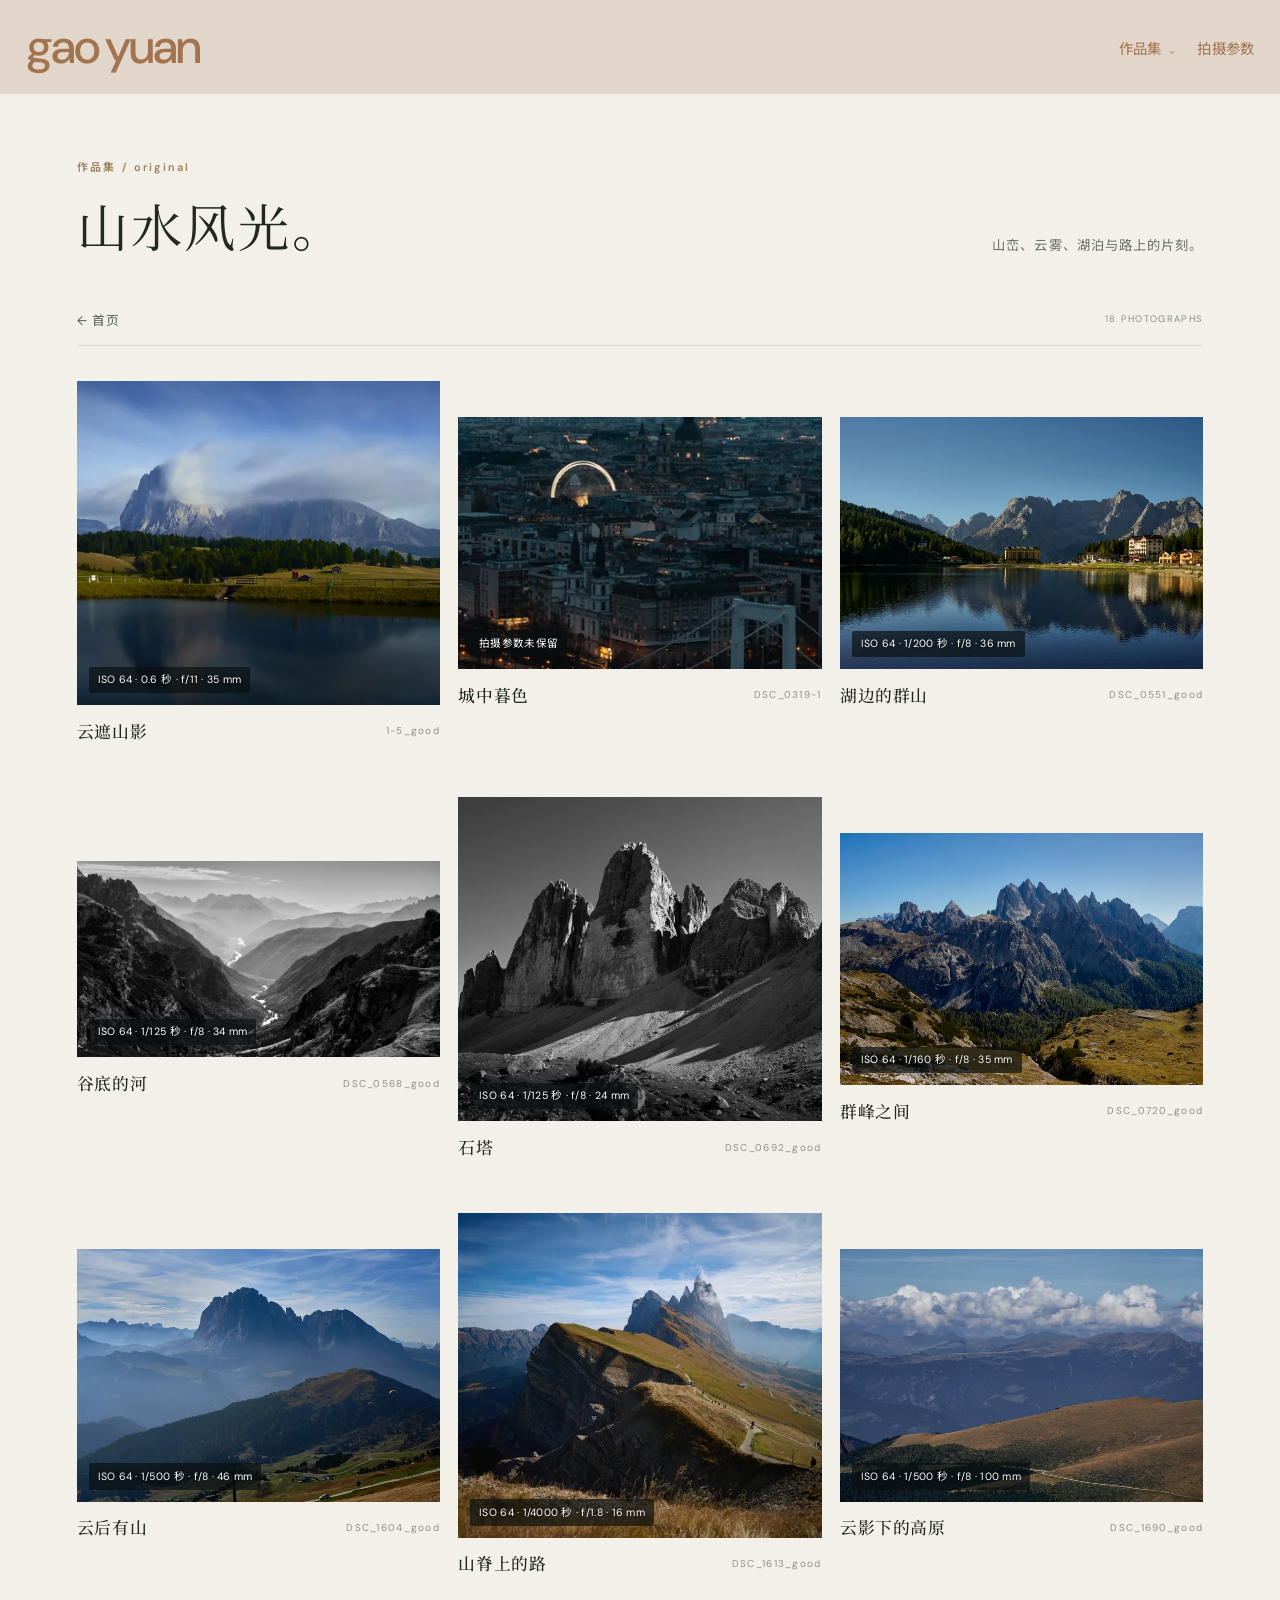
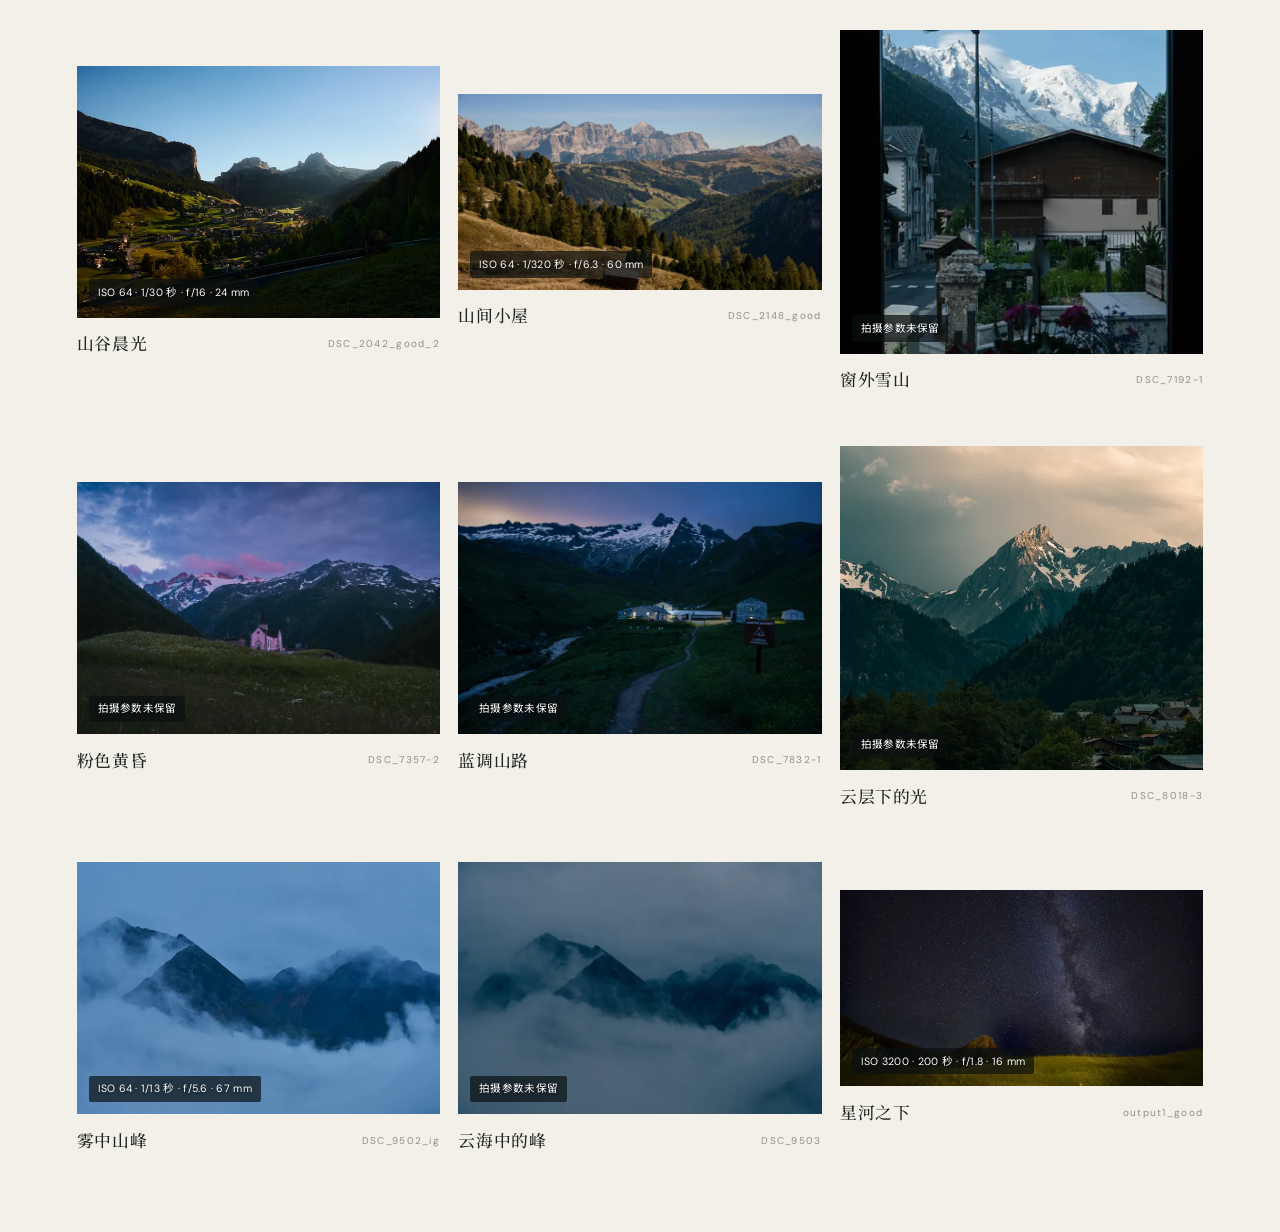
<file: collections/landscapes/index.html>
<!doctype html>
<html lang="zh-CN"><head>
    <meta charset="utf-8" />
    <meta name="viewport" content="width=device-width, initial-scale=1" />
    <meta name="theme-color" content="#e1d6c9" />
    <meta name="description" content="山峦、云雾、湖泊与路上的片刻。" />
    <title>山水风光 · gao yuan</title>
    <link rel="preconnect" href="https://fonts.googleapis.com" />
    <link rel="preconnect" href="https://fonts.gstatic.com" crossorigin />
    <link href="https://fonts.googleapis.com/css2?family=DM+Sans:wght@400;500;600;700&family=Noto+Sans+SC:wght@300;400;500;600&family=Noto+Serif+SC:wght@400;500;600&display=swap" rel="stylesheet" />
    <link rel="stylesheet" href="../../styles.css?v=20261014-parameters" />
    <script src="../../app.js?v=20261014-parameters" defer></script>
  </head>
<body class="collection-page" data-album="original">
  <a class="skip-link" href="#main">跳到内容</a>
  <header class="site-header minimal-header">
    <a class="site-name" href="../../">gao yuan</a>
    <nav class="main-nav" aria-label="主导航">
      <details class="collection-menu" id="collection-menu"><summary>作品集</summary><div class="collection-menu-list" id="album-menu-list"><a href="../../collections/budapest/"><span>布达佩斯</span><small>11 张</small></a>
<a href="../../collections/germany/"><span>德国</span><small>13 张</small></a>
<a href="../../collections/italy/"><span>意大利</span><small>12 张</small></a>
<a href="../../collections/landscapes/"><span>山水风光</span><small>18 张</small></a>
<a href="../../collections/from-plane/"><span>舷窗之外</span><small>9 张</small></a>
<a href="../../collections/all/"><span>全部照片</span><small>63 张</small></a></div></details>
      <a href="../../parameters/">拍摄参数</a>
      </nav>
  </header>
  <main id="main"><section class="archive section-wrap" id="archive" aria-labelledby="archive-title">
    <div class="section-heading archive-heading"><div><p class="section-number">作品集 / original</p><h1 id="archive-title">山水风光。</h1></div><p id="archive-description">山峦、云雾、湖泊与路上的片刻。</p></div>
    <div id="album-gallery"><div class="album-gallery-top"><a class="album-back" href="../../">← 首页</a><span class="gallery-count" id="gallery-count">18 PHOTOGRAPHS</span></div>
      <div class="gallery-grid" id="gallery-grid"><a class="gallery-card" href="../../photos/previews/original/01-detail.webp">
          <span class="image-wrap"><img src="../../photos/previews/original/01-thumb.webp" alt="1-5_good" loading="lazy" width="8256" height="5160" />
          <span class="gallery-exposure">ISO 64 · 0.6 秒 · f/11 · 35 mm</span></span>
          <span class="gallery-card-meta"><strong>1-5_good</strong></span></a><a class="gallery-card" href="../../photos/previews/original/02-detail.webp">
          <span class="image-wrap"><img src="../../photos/previews/original/02-thumb.webp" alt="DSC_0319-1" loading="lazy" width="5504" height="8256" />
          <span class="gallery-exposure">拍摄参数未保留</span></span>
          <span class="gallery-card-meta"><strong>DSC_0319-1</strong></span></a><a class="gallery-card" href="../../photos/previews/original/03-detail.webp">
          <span class="image-wrap"><img src="../../photos/previews/original/03-thumb.webp" alt="DSC_0551_good" loading="lazy" width="7917" height="4453" />
          <span class="gallery-exposure">ISO 64 · 1/200 秒 · f/8 · 36 mm</span></span>
          <span class="gallery-card-meta"><strong>DSC_0551_good</strong></span></a><a class="gallery-card" href="../../photos/previews/original/04-detail.webp">
          <span class="image-wrap"><img src="../../photos/previews/original/04-thumb.webp" alt="DSC_0568_good" loading="lazy" width="7165" height="4478" />
          <span class="gallery-exposure">ISO 64 · 1/125 秒 · f/8 · 34 mm</span></span>
          <span class="gallery-card-meta"><strong>DSC_0568_good</strong></span></a><a class="gallery-card" href="../../photos/previews/original/05-detail.webp">
          <span class="image-wrap"><img src="../../photos/previews/original/05-thumb.webp" alt="DSC_0692_good" loading="lazy" width="8032" height="5020" />
          <span class="gallery-exposure">ISO 64 · 1/125 秒 · f/8 · 24 mm</span></span>
          <span class="gallery-card-meta"><strong>DSC_0692_good</strong></span></a><a class="gallery-card" href="../../photos/previews/original/06-detail.webp">
          <span class="image-wrap"><img src="../../photos/previews/original/06-thumb.webp" alt="DSC_0720_good" loading="lazy" width="7756" height="4847" />
          <span class="gallery-exposure">ISO 64 · 1/160 秒 · f/8 · 35 mm</span></span>
          <span class="gallery-card-meta"><strong>DSC_0720_good</strong></span></a><a class="gallery-card" href="../../photos/previews/original/07-detail.webp">
          <span class="image-wrap"><img src="../../photos/previews/original/07-thumb.webp" alt="DSC_1604_good" loading="lazy" width="7767" height="4854" />
          <span class="gallery-exposure">ISO 64 · 1/500 秒 · f/8 · 46 mm</span></span>
          <span class="gallery-card-meta"><strong>DSC_1604_good</strong></span></a><a class="gallery-card" href="../../photos/previews/original/08-detail.webp">
          <span class="image-wrap"><img src="../../photos/previews/original/08-thumb.webp" alt="DSC_1613_good" loading="lazy" width="8297" height="5186" />
          <span class="gallery-exposure">ISO 64 · 1/4000 秒 · f/1.8 · 16 mm</span></span>
          <span class="gallery-card-meta"><strong>DSC_1613_good</strong></span></a><a class="gallery-card" href="../../photos/previews/original/09-detail.webp">
          <span class="image-wrap"><img src="../../photos/previews/original/09-thumb.webp" alt="DSC_1690_good" loading="lazy" width="8425" height="5266" />
          <span class="gallery-exposure">ISO 64 · 1/500 秒 · f/8 · 100 mm</span></span>
          <span class="gallery-card-meta"><strong>DSC_1690_good</strong></span></a><a class="gallery-card" href="../../photos/previews/original/10-detail.webp">
          <span class="image-wrap"><img src="../../photos/previews/original/10-thumb.webp" alt="DSC_2042_good_2" loading="lazy" width="8464" height="4761" />
          <span class="gallery-exposure">ISO 64 · 1/30 秒 · f/16 · 24 mm</span></span>
          <span class="gallery-card-meta"><strong>DSC_2042_good_2</strong></span></a><a class="gallery-card" href="../../photos/previews/original/11-detail.webp">
          <span class="image-wrap"><img src="../../photos/previews/original/11-thumb.webp" alt="DSC_2148_good" loading="lazy" width="8397" height="5248" />
          <span class="gallery-exposure">ISO 64 · 1/320 秒 · f/6.3 · 60 mm</span></span>
          <span class="gallery-card-meta"><strong>DSC_2148_good</strong></span></a><a class="gallery-card" href="../../photos/previews/original/12-detail.webp">
          <span class="image-wrap"><img src="../../photos/previews/original/12-thumb.webp" alt="DSC_7192-1" loading="lazy" width="5504" height="8256" />
          <span class="gallery-exposure">拍摄参数未保留</span></span>
          <span class="gallery-card-meta"><strong>DSC_7192-1</strong></span></a><a class="gallery-card" href="../../photos/previews/original/13-detail.webp">
          <span class="image-wrap"><img src="../../photos/previews/original/13-thumb.webp" alt="DSC_7357-2" loading="lazy" width="8256" height="5504" />
          <span class="gallery-exposure">拍摄参数未保留</span></span>
          <span class="gallery-card-meta"><strong>DSC_7357-2</strong></span></a><a class="gallery-card" href="../../photos/previews/original/14-detail.webp">
          <span class="image-wrap"><img src="../../photos/previews/original/14-thumb.webp" alt="DSC_7832-1" loading="lazy" width="8256" height="5504" />
          <span class="gallery-exposure">拍摄参数未保留</span></span>
          <span class="gallery-card-meta"><strong>DSC_7832-1</strong></span></a><a class="gallery-card" href="../../photos/previews/original/15-detail.webp">
          <span class="image-wrap"><img src="../../photos/previews/original/15-thumb.webp" alt="DSC_8018-3" loading="lazy" width="8256" height="5504" />
          <span class="gallery-exposure">拍摄参数未保留</span></span>
          <span class="gallery-card-meta"><strong>DSC_8018-3</strong></span></a><a class="gallery-card" href="../../photos/previews/original/16-detail.webp">
          <span class="image-wrap"><img src="../../photos/previews/original/16-thumb.webp" alt="DSC_9502_ig" loading="lazy" width="8408" height="4729" />
          <span class="gallery-exposure">ISO 64 · 1/13 秒 · f/5.6 · 67 mm</span></span>
          <span class="gallery-card-meta"><strong>DSC_9502_ig</strong></span></a><a class="gallery-card" href="../../photos/previews/original/17-detail.webp">
          <span class="image-wrap"><img src="../../photos/previews/original/17-thumb.webp" alt="DSC_9503" loading="lazy" width="8256" height="5504" />
          <span class="gallery-exposure">拍摄参数未保留</span></span>
          <span class="gallery-card-meta"><strong>DSC_9503</strong></span></a><a class="gallery-card" href="../../photos/previews/original/18-detail.webp">
          <span class="image-wrap"><img src="../../photos/previews/original/18-thumb.webp" alt="output1_good" loading="lazy" width="8288" height="5520" />
          <span class="gallery-exposure">ISO 3200 · 200 秒 · f/1.8 · 16 mm</span></span>
          <span class="gallery-card-meta"><strong>output1_good</strong></span></a></div>
    </div>
  </section></main>
  <dialog class="lightbox" id="lightbox" aria-label="照片大图">
      <button class="lightbox-close" id="lightbox-close" type="button" aria-label="关闭大图">×</button>
      <div class="lightbox-tools" aria-label="照片缩放控制">
        <button id="lightbox-zoom" type="button" aria-pressed="false">查看细节</button>
        <button id="lightbox-minus" type="button" aria-label="缩小照片" disabled>−</button>
        <span id="lightbox-zoom-level" aria-live="polite">适应屏幕</span>
        <button id="lightbox-plus" type="button" aria-label="放大照片" disabled>+</button>
      </div>
      <button class="lightbox-arrow prev" id="lightbox-prev" type="button" aria-label="上一张照片">←</button>
      <figure><div class="lightbox-stage" id="lightbox-stage"><div class="lightbox-image-wrap"><img id="lightbox-image" alt="" draggable="false" /><span class="lightbox-exposure" id="lightbox-exposure"></span></div></div><figcaption><span><b id="lightbox-title"></b><small id="lightbox-file"></small><small id="lightbox-gear"></small></span><span id="lightbox-position"></span></figcaption></figure>
      <button class="lightbox-arrow next" id="lightbox-next" type="button" aria-label="下一张照片">→</button>
    </dialog>
</body></html>
</file>
<file: styles.css>
:root{--bg:#f2f0e9;--ink:#222822;--muted:#687064;--line:#d8d8ce;--night:#141714;--accent:#bb8451;--serif:"Noto Serif SC",serif;--sans:"DM Sans","Noto Sans SC",sans-serif}*{box-sizing:border-box}html{scroll-behavior:smooth}body{margin:0;background:var(--bg);color:var(--ink);font-family:var(--sans);-webkit-font-smoothing:antialiased}button,a{-webkit-tap-highlight-color:transparent}button{font:inherit}a{color:inherit;text-decoration:none}img{display:block;max-width:100%}::selection{background:#b68a59;color:white}.skip-link{position:absolute;top:-100px;left:1rem;z-index:30;padding:.8rem 1rem;background:white}.skip-link:focus{top:1rem}.site-header{height:82px;position:absolute;z-index:10;inset:0 0 auto;display:flex;align-items:center;justify-content:space-between;padding:0 clamp(1.4rem,4.5vw,5rem);color:#fff;border-bottom:1px solid rgba(255,255,255,.22)}.brand{display:flex;align-items:center;gap:.65rem;font-weight:600;font-size:1.13rem;letter-spacing:.18em;white-space:nowrap}.brand-mark{font-size:1.7rem;font-weight:300;line-height:1;transform:translateY(-2px)}.brand small{font-size:.58rem;letter-spacing:.22em;border-left:1px solid rgba(255,255,255,.45);padding-left:.9rem;margin-left:.25rem;font-weight:500}.main-nav{display:flex;gap:clamp(1rem,3vw,3rem);margin-left:4rem}.main-nav a,.header-action{font-size:.8rem;letter-spacing:.08em;transition:opacity .2s}.main-nav a:hover,.header-action:hover{opacity:.65}.header-action{border-bottom:1px solid rgba(255,255,255,.65);padding-bottom:.35rem;white-space:nowrap}.header-action span{margin-left:.7rem}.hero{position:relative;min-height:750px;height:100svh;max-height:1050px;background:#202723;color:#fff;overflow:hidden}.hero-image,.hero-shade{position:absolute;inset:0;width:100%;height:100%}.hero-image{object-fit:cover;object-position:center 48%}.hero-shade{background:linear-gradient(90deg,rgba(4,11,10,.68),rgba(8,15,13,.13) 55%,rgba(7,14,12,.12)),linear-gradient(0deg,rgba(4,9,8,.42),transparent 45%)}.hero-content{position:relative;z-index:1;display:flex;flex-direction:column;align-items:flex-start;justify-content:center;height:100%;padding:6rem clamp(1.4rem,8.4vw,9rem) 4rem;max-width:920px}.eyebrow{display:flex;align-items:center;gap:.9rem;font-size:.67rem;letter-spacing:.31em;font-weight:600;color:rgba(255,255,255,.84)}.eyebrow-line{width:29px;height:1px;background:var(--accent)}.hero h1{font-family:var(--serif);font-weight:400;font-size:clamp(3.5rem,6.5vw,7rem);letter-spacing:.07em;line-height:1.42;margin:2rem 0 1.25rem;text-shadow:0 4px 35px rgba(0,0,0,.17)}.hero h1 em{font-style:normal;color:#e8d0af}.hero-content p{font-weight:300;font-size:clamp(.92rem,1.2vw,1.1rem);line-height:2.2;color:rgba(255,255,255,.87);letter-spacing:.08em}.hero-link{display:inline-flex;align-items:center;gap:1.6rem;border:1px solid rgba(255,255,255,.75);font-size:.8rem;letter-spacing:.12em;margin-top:2.3rem;padding:.9rem 1.25rem;transition:background .2s,color .2s}.hero-link:hover{background:#fff;color:var(--ink)}.hero-link span{font-size:1.1rem}.hero-index{position:absolute;bottom:2.2rem;left:clamp(1.4rem,8.4vw,9rem);display:flex;align-items:center;gap:1.2rem;font-size:.66rem;letter-spacing:.2em}.hero-index-rule{width:55px;height:1px;background:rgba(255,255,255,.56)}.hero-side-note{position:absolute;right:clamp(1.4rem,4.5vw,5rem);bottom:3rem;writing-mode:vertical-rl;font-size:.6rem;letter-spacing:.25em}.section-wrap{max-width:1580px;margin:auto;padding-left:clamp(1.4rem,6vw,7rem);padding-right:clamp(1.4rem,6vw,7rem)}.section-number{font-size:.68rem!important;font-weight:600!important;letter-spacing:.2em!important;color:#9b815d!important;margin:0!important;white-space:nowrap}.intro{display:grid;grid-template-columns:1fr 3fr 1fr;gap:2rem;min-height:510px;padding-top:7.5rem;padding-bottom:7.5rem;align-items:start}.intro-body{max-width:700px}.intro-kicker{font-size:.68rem;letter-spacing:.2em;color:var(--muted);margin:0 0 1.5rem}.intro h2,.closing h2{font-family:var(--serif);font-size:clamp(2.2rem,3.4vw,4.4rem);line-height:1.5;font-weight:400;letter-spacing:.06em;margin:0}.intro h2 span{color:#8f947e}.intro-copy{max-width:480px;margin:2rem 0 0;font-size:.95rem;line-height:2.1;color:var(--muted);letter-spacing:.04em}.intro-aside{justify-self:end;align-self:end;display:flex;align-items:center;gap:1rem;font-size:.72rem;line-height:1.8;letter-spacing:.12em;color:#777d72}.round-symbol{display:grid;place-items:center;width:55px;height:55px;border:1px solid #bec2b6;border-radius:50%;font-size:1.7rem;font-weight:300}.featured{padding-top:1rem;padding-bottom:8rem}.section-heading{display:flex;align-items:end;justify-content:space-between;gap:2rem;margin-bottom:2.7rem}.section-heading h2{font-family:var(--serif);font-size:clamp(2.1rem,3.1vw,3.8rem);font-weight:400;letter-spacing:.055em;margin:.85rem 0 0}.period{color:var(--accent)}.section-heading>p{color:var(--muted);font-size:.83rem;letter-spacing:.08em;margin:0 0 .5rem}.featured-grid{display:grid;grid-template-columns:1.5fr 1fr;grid-template-rows:360px 360px;gap:13px}.feature-card{position:relative;border:0;padding:0;cursor:pointer;overflow:hidden;background:#29322c;text-align:left;color:#fff}.feature-card-large{grid-row:span 2}.feature-card img{width:100%;height:100%;object-fit:cover;transition:transform .65s ease}.feature-card-large img{object-position:48% center}.feature-card:hover img{transform:scale(1.035)}.feature-card:after{content:"";position:absolute;inset:0;background:linear-gradient(0deg,rgba(0,0,0,.7),transparent 45%)}.feature-overlay{position:absolute;z-index:1;bottom:0;left:0;width:100%;padding:2rem;display:grid;grid-template-columns:1fr auto;align-items:end;gap:.4rem}.feature-overlay small{grid-column:span 2;font-size:.65rem;letter-spacing:.22em;color:#ddd7cd}.feature-overlay strong{font-family:var(--serif);font-size:clamp(1.25rem,2vw,2rem);font-weight:400;letter-spacing:.08em}.feature-overlay>span{font-size:.7rem;letter-spacing:.08em}.quote-band{background:#242e2a;color:#e7e2d9;min-height:370px;padding:5.4rem 1.4rem;display:flex;flex-direction:column;align-items:center;justify-content:center;text-align:center;gap:2rem}.quote-band p{font-family:var(--serif);font-size:clamp(1.45rem,2.4vw,2.8rem);font-weight:400;letter-spacing:.1em;line-height:1.9;margin:0}.quote-band span{font-size:.61rem;letter-spacing:.26em;color:#aebaad}.archive{padding-top:8rem;padding-bottom:9rem}.archive-heading{margin-bottom:3rem}.gallery-controls{display:flex;justify-content:space-between;align-items:center;gap:1rem;border-bottom:1px solid var(--line);margin-bottom:2.2rem}.filter-list{display:flex;align-items:center;gap:clamp(1.1rem,2.6vw,2.8rem);overflow-x:auto}.filter{background:none;border:0;border-bottom:2px solid transparent;color:#7a8076;padding:.2rem 0 1rem;white-space:nowrap;cursor:pointer;font-size:.83rem;letter-spacing:.08em}.filter:hover,.filter.active{color:var(--ink)}.filter.active{border-color:var(--ink)}.filter span{color:#a19a8d;font-size:.65rem;vertical-align:top;margin-left:.15rem}.gallery-count{white-space:nowrap;font-size:.59rem;letter-spacing:.14em;color:#8a8e84;padding-bottom:1rem}.gallery-grid{display:grid;grid-template-columns:repeat(3,minmax(0,1fr));gap:3.4rem 1.15rem}.gallery-card{background:none;border:0;padding:0;text-align:left;cursor:pointer;color:var(--ink);min-width:0}.gallery-card .image-wrap{display:block;overflow:hidden;background:#d6d7d0;aspect-ratio:1.44}.gallery-card img{width:100%;height:100%;object-fit:cover;transition:transform .55s ease}.gallery-card:hover img{transform:scale(1.04)}.gallery-card-meta{display:flex;justify-content:space-between;gap:.8rem;align-items:start;margin-top:.85rem}.gallery-card strong{font-family:var(--serif);font-size:1.05rem;font-weight:500;letter-spacing:.035em}.gallery-card small{font-size:.62rem;letter-spacing:.13em;color:#8c9086;padding-top:.35rem}.gallery-card:nth-child(7n + 1) .image-wrap{aspect-ratio:1.12}.gallery-card:nth-child(7n + 4) .image-wrap{aspect-ratio:1.85}.gallery-card:nth-child(7n + 5) .image-wrap{aspect-ratio:1.12}.closing{display:grid;grid-template-columns:1.13fr .87fr;min-height:520px;background:#dfe1d9}.closing-image{min-height:520px;overflow:hidden}.closing-image img{width:100%;height:100%;object-fit:cover}.closing-content{padding:clamp(3rem,7vw,8rem);display:flex;flex-direction:column;align-items:flex-start;justify-content:center}.closing h2{margin:1.9rem 0 1rem}.closing-content>p:not(.section-number){max-width:380px;font-size:.89rem;line-height:2.1;color:#687168;letter-spacing:.04em}.closing a{font-size:.78rem;letter-spacing:.1em;border-bottom:1px solid #858e82;padding-bottom:.4rem;margin-top:2rem}.closing a span{margin-left:1rem}.site-footer{display:flex;justify-content:space-between;gap:1rem;align-items:center;background:var(--night);color:#d1d5ca;padding:2rem clamp(1.4rem,6vw,7rem);font-size:.65rem;letter-spacing:.12em}.site-footer span:nth-child(2){font-size:.55rem;color:#8e998d}.site-footer i{font-style:normal;color:var(--accent)}.site-footer a:hover{color:#fff}.lightbox{position:fixed;inset:0;width:100%;height:100%;max-width:none;max-height:none;margin:0;padding:0;border:0;background:rgba(11,13,12,.97);color:#fff}.lightbox::backdrop{background:#0b0d0c}.lightbox[open]{display:grid;grid-template-columns:5rem 1fr 5rem;align-items:center}.lightbox figure{margin:0;min-width:0;max-height:100vh;display:flex;flex-direction:column;align-items:center;justify-content:center;gap:1rem}.lightbox img{width:auto;max-width:100%;max-height:calc(100vh - 110px);object-fit:contain}.lightbox figcaption{width:min(100%,1300px);display:flex;justify-content:space-between;align-items:center;gap:2rem}.lightbox figcaption span:first-child{display:flex;align-items:baseline;gap:1rem}.lightbox figcaption b{font-family:var(--serif);font-weight:400;font-size:.95rem}.lightbox figcaption small,.lightbox-position{color:#909b92;font-size:.66rem;letter-spacing:.12em}.lightbox-close,.lightbox-arrow{border:0;color:#fff;background:none;cursor:pointer}.lightbox-close{position:absolute;top:1.2rem;right:1.7rem;font-size:2rem;font-weight:200;z-index:1}.lightbox-arrow{font-size:1.6rem;opacity:.7;height:100%;transition:opacity .2s}.lightbox-arrow:hover{opacity:1}.lightbox:focus{outline:0}:focus-visible{outline:2px solid #d9a879;outline-offset:4px}@media(max-width:950px){.site-header{height:72px}.main-nav{margin-left:0}.brand small{display:none}.intro{grid-template-columns:1fr 3fr}.intro-aside{display:none}.featured-grid{grid-template-rows:290px 290px}.gallery-grid{grid-template-columns:repeat(2,minmax(0,1fr))}.closing-content{padding:3rem}.site-footer span:nth-child(2){display:none}}@media(max-width:650px){.site-header{padding:0 1.1rem}.brand{font-size:1rem}.main-nav{gap:1rem}.main-nav a{font-size:.7rem}.header-action{display:none}.hero{min-height:680px;height:90svh}.hero-image{object-position:58% center}.hero-content{padding:5rem 1.5rem 5rem}.hero h1{font-size:clamp(3rem,12vw,4.5rem)}.hero-content p{font-size:.84rem}.hero-index{left:1.5rem;bottom:1.7rem}.hero-side-note{display:none}.intro{grid-template-columns:1fr;gap:2rem;padding-top:5rem;padding-bottom:5rem}.intro h2{font-size:2.3rem}.intro-copy{margin-top:1.3rem}.section-heading{align-items:start;flex-direction:column;gap:.8rem}.section-heading>p{font-size:.75rem}.featured{padding-bottom:5rem}.featured-grid{grid-template-columns:1fr;grid-template-rows:420px 270px 270px;gap:10px}.feature-card-large{grid-row:auto}.feature-overlay{padding:1.3rem}.quote-band{min-height:300px;padding:4rem 1.5rem}.archive{padding-top:5rem;padding-bottom:6rem}.gallery-controls{display:block}.filter-list{gap:1.25rem}.gallery-count{display:block;padding:.8rem 0}.gallery-grid{gap:2rem .7rem}.gallery-card strong{font-size:.86rem}.gallery-card small{font-size:.5rem}.closing{grid-template-columns:1fr}.closing-image{min-height:290px;height:290px}.closing-content{padding:3.5rem 1.5rem 4.5rem}.site-footer{padding:1.5rem;flex-wrap:wrap}.lightbox[open]{grid-template-columns:3rem 1fr 3rem}.lightbox-close{top:.45rem;right:.8rem}.lightbox-arrow{font-size:1.15rem}.lightbox img{max-height:calc(100vh - 130px)}.lightbox figcaption{display:block;padding:0 .3rem}.lightbox figcaption span:first-child{display:flex;flex-direction:column;gap:.2rem}.lightbox figcaption span:last-child{display:block;margin-top:.4rem}}@media(prefers-reduced-motion:reduce){html{scroll-behavior:auto}*,*:before,*:after{animation-duration:.01ms!important;transition-duration:.01ms!important}}

.lightbox-tools{position:absolute;top:1.25rem;left:50%;transform:translateX(-50%);z-index:2;display:flex;align-items:center;gap:.35rem;padding:.3rem;background:rgba(35,40,37,.9);border:1px solid rgba(255,255,255,.18);border-radius:999px;white-space:nowrap}
.lightbox-tools button{border:0;border-radius:999px;background:transparent;color:#f5f4f0;cursor:pointer;min-width:2.2rem;height:2.2rem;padding:0 .7rem;font-size:.8rem}
.lightbox-tools button:first-child{background:#eee9de;color:#202621;padding:0 1rem}
.lightbox-tools button:disabled{opacity:.35;cursor:default}
.lightbox-tools span{min-width:4.5rem;text-align:center;font-size:.7rem;color:#d1d8cf}
.lightbox-stage{width:100%;height:calc(100vh - 115px);display:flex;align-items:center;justify-content:center;overflow:hidden;min-width:0;touch-action:auto}
.lightbox-stage img{max-height:100%;max-width:100%;user-select:none;-webkit-user-drag:none;will-change:transform}
.lightbox-stage.is-zoomed{cursor:grab;touch-action:none}
.lightbox-stage.is-dragging{cursor:grabbing}
@media(max-width:650px){.lightbox-tools{top:.7rem;left:.55rem;transform:none;gap:.1rem}.lightbox-tools button{min-width:1.9rem;height:1.9rem;padding:0 .5rem}.lightbox-tools button:first-child{padding:0 .65rem}.lightbox-tools span{min-width:3.8rem}.lightbox-stage{height:calc(100vh - 130px)}}

/* Camera settings stay with each image, including the small archive previews. */
.gallery-card .image-wrap,.closing-image{position:relative}
.gallery-exposure,.closing-exposure,.lightbox-exposure,.hero-exposure{display:block;color:#fff;font-size:.66rem;line-height:1.45;letter-spacing:.025em;text-shadow:0 1px 3px rgba(0,0,0,.65)}
.gallery-exposure,.closing-exposure,.lightbox-exposure{position:absolute;left:.75rem;bottom:.75rem;max-width:calc(100% - 1.5rem);padding:.35rem .55rem;background:rgba(10,15,17,.68);border-radius:2px;pointer-events:none}
.gallery-exposure{z-index:1;text-align:left}
.closing-exposure{bottom:1rem;left:1rem}
.hero-exposure{position:absolute;left:clamp(1.4rem,8.4vw,9rem);bottom:4.3rem;z-index:1;padding:.3rem 0}
.feature-overlay .feature-exposure{grid-column:1 / -1;justify-self:start;font-size:.64rem;letter-spacing:.025em;color:#f3eee7;background:rgba(10,15,17,.55);padding:.25rem .4rem;margin-top:.35rem}
.lightbox-image-wrap{position:relative;display:inline-flex;max-width:100%;max-height:100%}
.lightbox-image-wrap img{max-height:calc(100vh - 115px)}
.lightbox-exposure{z-index:1;bottom:.55rem;left:.55rem;text-align:left}
.lightbox figcaption span:first-child{flex-wrap:wrap;column-gap:1rem;row-gap:.25rem}
@media(max-width:650px){.gallery-exposure{left:.35rem;bottom:.35rem;max-width:calc(100% - .7rem);font-size:.53rem;padding:.22rem .3rem}.feature-overlay .feature-exposure{font-size:.56rem}.hero-exposure{left:1.5rem;bottom:3.7rem;font-size:.58rem}.lightbox-exposure{font-size:.56rem}.lightbox-image-wrap img{max-height:calc(100vh - 130px)}}

[hidden]{display:none!important}
.collection-page .site-header{position:sticky;top:0;background:#141714}
.collection-page .archive{min-height:calc(100svh - 160px);padding-top:4rem;padding-bottom:5rem}
.collection-page .section-heading h1{font-family:var(--serif);font-size:clamp(2.3rem,4vw,4.4rem);font-weight:400;letter-spacing:.055em;margin:.85rem 0 0}
.collection-menu{position:relative}
.collection-menu summary{list-style:none;cursor:pointer;font-size:.8rem;letter-spacing:.08em;white-space:nowrap}
.collection-menu summary::-webkit-details-marker{display:none}
.collection-menu summary:after{content:"⌄";display:inline-block;margin-left:.4rem;transition:transform .2s}
.collection-menu[open] summary:after{transform:rotate(180deg)}
.collection-menu-list{position:absolute;z-index:20;top:calc(100% + 1.2rem);right:0;width:min(340px,calc(100vw - 2rem));padding:.45rem 1rem;background:#111613;box-shadow:0 20px 50px rgba(0,0,0,.28);border:1px solid rgba(255,255,255,.15);border-radius:3px}
.collection-menu-list a{display:flex;align-items:center;justify-content:space-between;gap:1rem;padding:.92rem .35rem;border-bottom:1px solid rgba(255,255,255,.13);color:#eeeae1;font-family:var(--serif);font-size:.9rem;letter-spacing:.04em}
.collection-menu-list a:last-child{border-bottom:0}
.collection-menu-list a:hover,.collection-menu-list a[aria-current="page"]{color:#e6bc89}
.collection-menu-list small{font-family:var(--sans);font-size:.62rem;letter-spacing:.03em;color:#a3aba3;white-space:nowrap}
.album-grid{display:grid;grid-template-columns:repeat(3,minmax(0,1fr));gap:1rem}
.album-card{position:relative;display:flex;align-items:flex-end;min-height:350px;overflow:hidden;background:#28302e;color:#fff}
.album-card img{position:absolute;inset:0;width:100%;height:100%;object-fit:cover;transition:transform .55s ease}
.album-card[data-album="from_plane"] img{object-fit:contain;background:#101b24}
.album-card:after{content:"";position:absolute;inset:0;background:linear-gradient(0deg,rgba(0,0,0,.82),rgba(0,0,0,.04) 72%)}
.album-card:hover img{transform:scale(1.04)}
.album-card-content{position:relative;z-index:1;display:flex;flex-direction:column;align-items:flex-start;gap:.55rem;width:100%;padding:1.6rem}
.album-card-content small{font-size:.65rem;letter-spacing:.13em;color:#e0d6c9}
.album-card-content strong{font-family:var(--serif);font-weight:400;font-size:clamp(1.35rem,2vw,2.1rem);letter-spacing:.05em}
.album-card-content>span{font-size:.73rem;line-height:1.6;color:#e4e6e1}
.album-card-content em{font-style:normal;font-size:.67rem;letter-spacing:.1em;color:#e5bd8e;margin-top:.5rem}
.all-photos-link{display:inline-flex;align-items:center;gap:1rem;margin-top:2rem;padding-bottom:.4rem;border-bottom:1px solid var(--ink);font-size:.8rem;letter-spacing:.08em}
.album-gallery-top{display:flex;justify-content:space-between;align-items:center;gap:1rem;border-bottom:1px solid var(--line);margin-bottom:2.2rem;padding-bottom:1rem}
.album-gallery-top .gallery-count{padding:0}
.album-back{font-size:.8rem;letter-spacing:.08em;color:#546054}
.album-back:hover{color:var(--ink)}
@media(max-width:950px){.album-grid{grid-template-columns:repeat(2,minmax(0,1fr))}}
@media(max-width:650px){.main-nav{gap:.9rem}.main-nav a,.collection-menu summary{font-size:.7rem}.collection-menu-list{top:calc(100% + 1.4rem);right:-2.2rem}.album-grid{grid-template-columns:1fr}.album-card{min-height:290px}.album-card-content{padding:1.3rem}}

/* Minimal nameplate and an uncropped, justified photograph wall. */
.home-page{background:#e1d6c9;color:#a1734f}
.home-page .minimal-header,.collection-page .minimal-header{position:relative;inset:auto;height:auto;min-height:94px;padding:20px 26px;border:0;background:#e1d6c9;color:#a1734f;gap:1rem}
.site-name{margin:0;font-family:var(--sans);font-size:clamp(2rem,3.8vw,3rem);font-weight:500;line-height:1;letter-spacing:-.045em;white-space:nowrap}
.minimal-header .main-nav{margin:0;gap:1.4rem}
.minimal-header .collection-menu summary,.minimal-header .main-nav>a{font-size:.9rem;letter-spacing:.01em}
.minimal-header .collection-menu-list{right:0}
.home-gallery{display:flex;flex-direction:column;gap:6px;padding:0 0 6px}
.photo-row{display:flex;gap:6px;align-items:flex-start;width:100%}
.home-photo{display:block;flex-basis:0;flex-shrink:1;min-width:0;padding:0;margin:0;border:0;border-radius:0;background:none;cursor:pointer;overflow:hidden}
.home-photo img{width:100%;height:auto;max-width:none;transition:filter .25s ease}
.home-photo:hover img{filter:brightness(.95)}
.home-photo:focus-visible{outline:2px solid #a1734f;outline-offset:-3px}
@media(max-width:650px){.home-page .minimal-header,.collection-page .minimal-header{min-height:76px;padding:19px 18px}.site-name{font-size:2rem}.minimal-header .main-nav{gap:.8rem}.minimal-header .collection-menu summary,.minimal-header .main-nav>a{font-size:.8rem}.home-gallery,.photo-row{gap:4px}.home-gallery{padding-bottom:4px}}

.parameter-main{max-width:1120px;margin:0 auto;padding:3.5rem clamp(1.1rem,4vw,3rem) 4rem}
.parameter-main h1{font-family:var(--serif);font-size:clamp(2rem,4vw,3.3rem);font-weight:400;margin:0 0 1rem}
.parameter-summary{display:flex;flex-wrap:wrap;gap:.6rem 1.5rem;color:var(--muted);font-size:.8rem;margin-bottom:3rem}
.parameter-charts{display:flex;flex-direction:column;gap:2.2rem}
.parameter-chart-section{padding:1.4rem 1.3rem .5rem;background:#ece6dc;border:1px solid #d8d0c3}
.parameter-chart-heading{display:flex;align-items:baseline;justify-content:space-between;gap:1rem;margin-bottom:.6rem}
.parameter-main h2{font-family:var(--serif);font-size:1.45rem;font-weight:500;margin:0}
.parameter-chart-heading span{font-size:.73rem;color:var(--muted)}
.chart-scroll,.table-scroll{overflow-x:auto;overscroll-behavior-x:contain}
.parameter-chart{display:block;width:100%;min-width:760px;font-family:var(--sans);overflow:visible}
.chart-gridline{stroke:#d4cdc0;stroke-width:1}
.chart-bar{fill:#a1734f;transition:fill .15s}
.chart-bar:hover{fill:#725039}
.chart-tick,.chart-label,.axis-unit{fill:#5d6259;font-size:12px}
.chart-count{fill:#343c33;font-size:12px;font-weight:600}
.parameter-log{margin-top:3.5rem}
.parameter-log h2{margin-bottom:1.2rem}
.parameter-table{width:100%;min-width:850px;border-collapse:collapse;font-size:.78rem;text-align:left}
.parameter-table td,.parameter-table th{padding:.7rem .75rem;border-bottom:1px solid var(--line);white-space:nowrap;font-weight:400}
.parameter-table thead th{background:#e7dfd3;font-weight:600}
.parameter-table tbody tr:hover{background:#ebe6dc}
.parameter-photo{display:block;width:64px;height:48px}
.parameter-photo img{width:100%;height:100%;object-fit:cover}
.minimal-header .main-nav a[aria-current="page"]{text-decoration:underline;text-underline-offset:.35rem}
@media(max-width:650px){.parameter-main{padding-top:2rem}.parameter-summary{gap:.5rem 1rem;margin-bottom:2rem;font-size:.7rem}.parameter-chart-section{padding:1rem .8rem .3rem}.parameter-chart-heading{flex-direction:column;gap:.3rem}.parameter-chart-heading span{font-size:.68rem}.parameter-table td,.parameter-table th{padding:.6rem}.minimal-header .main-nav{gap:.65rem}}
</file>
